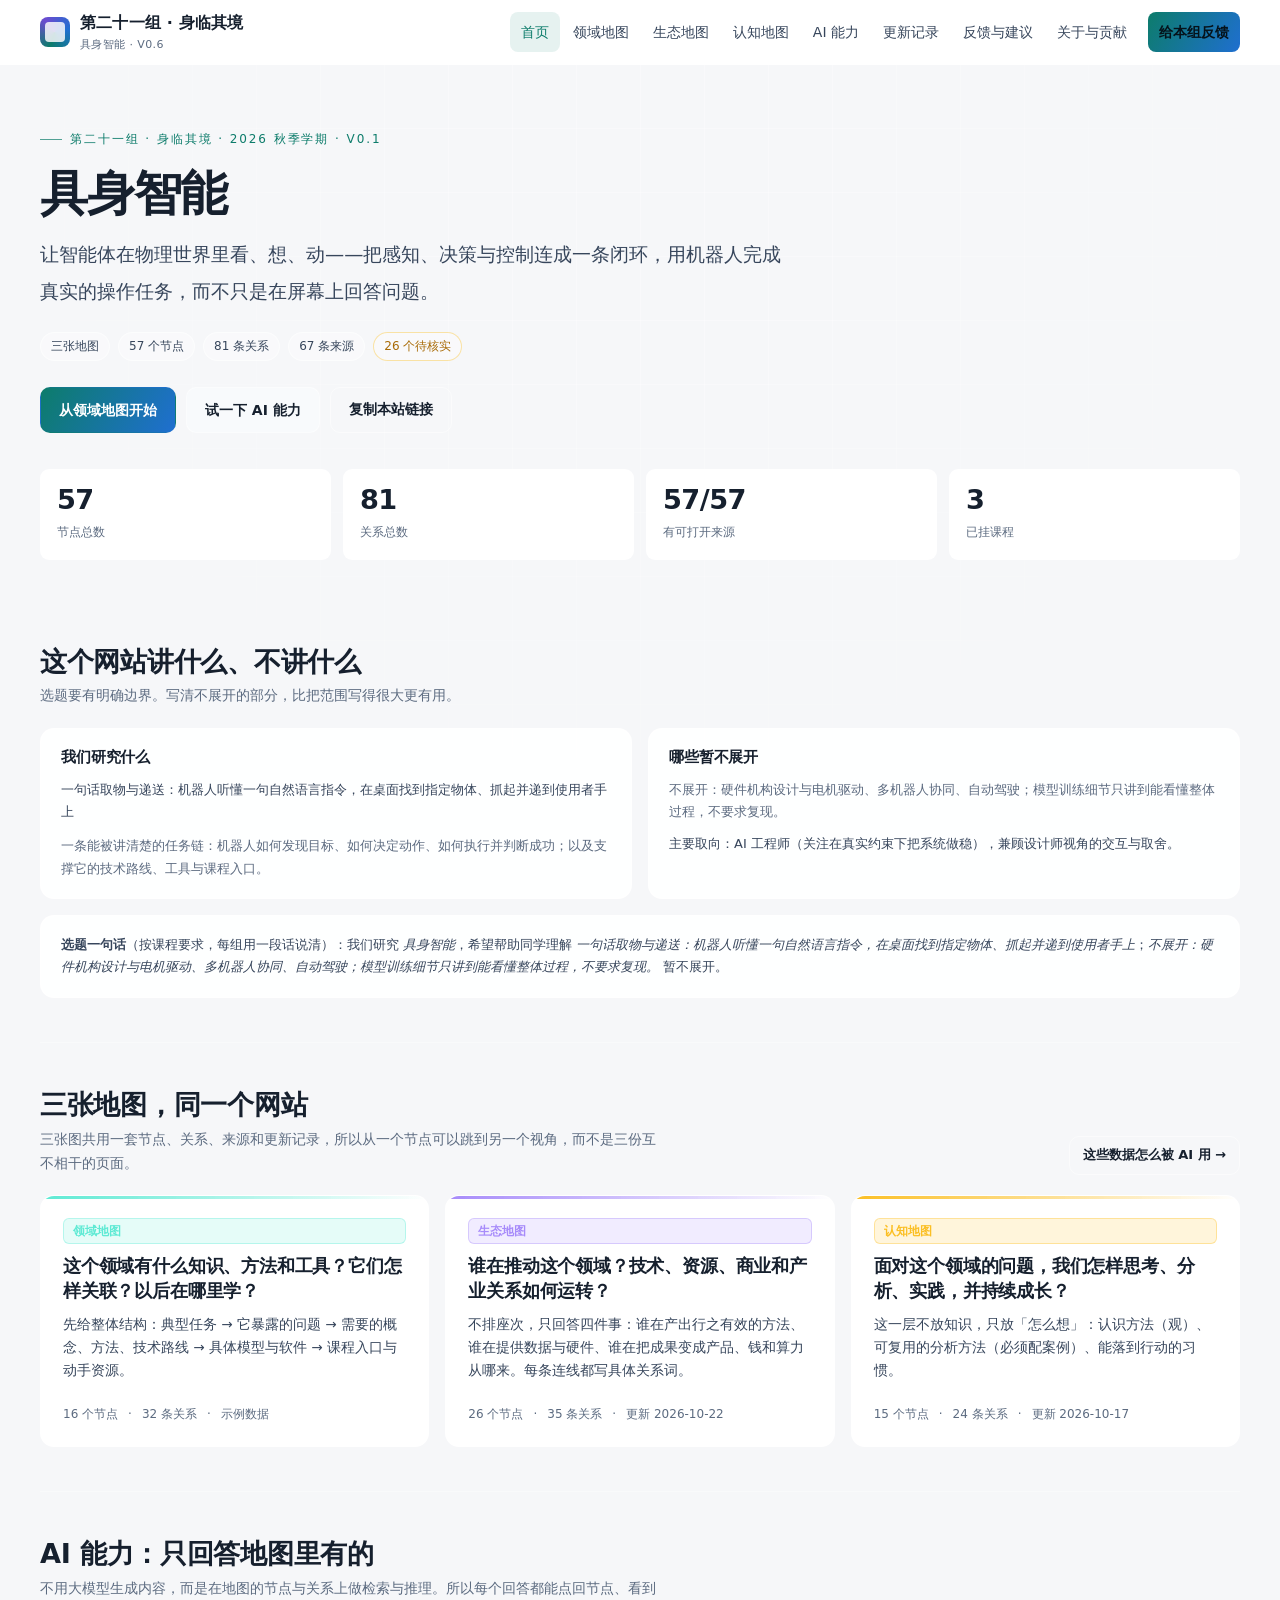
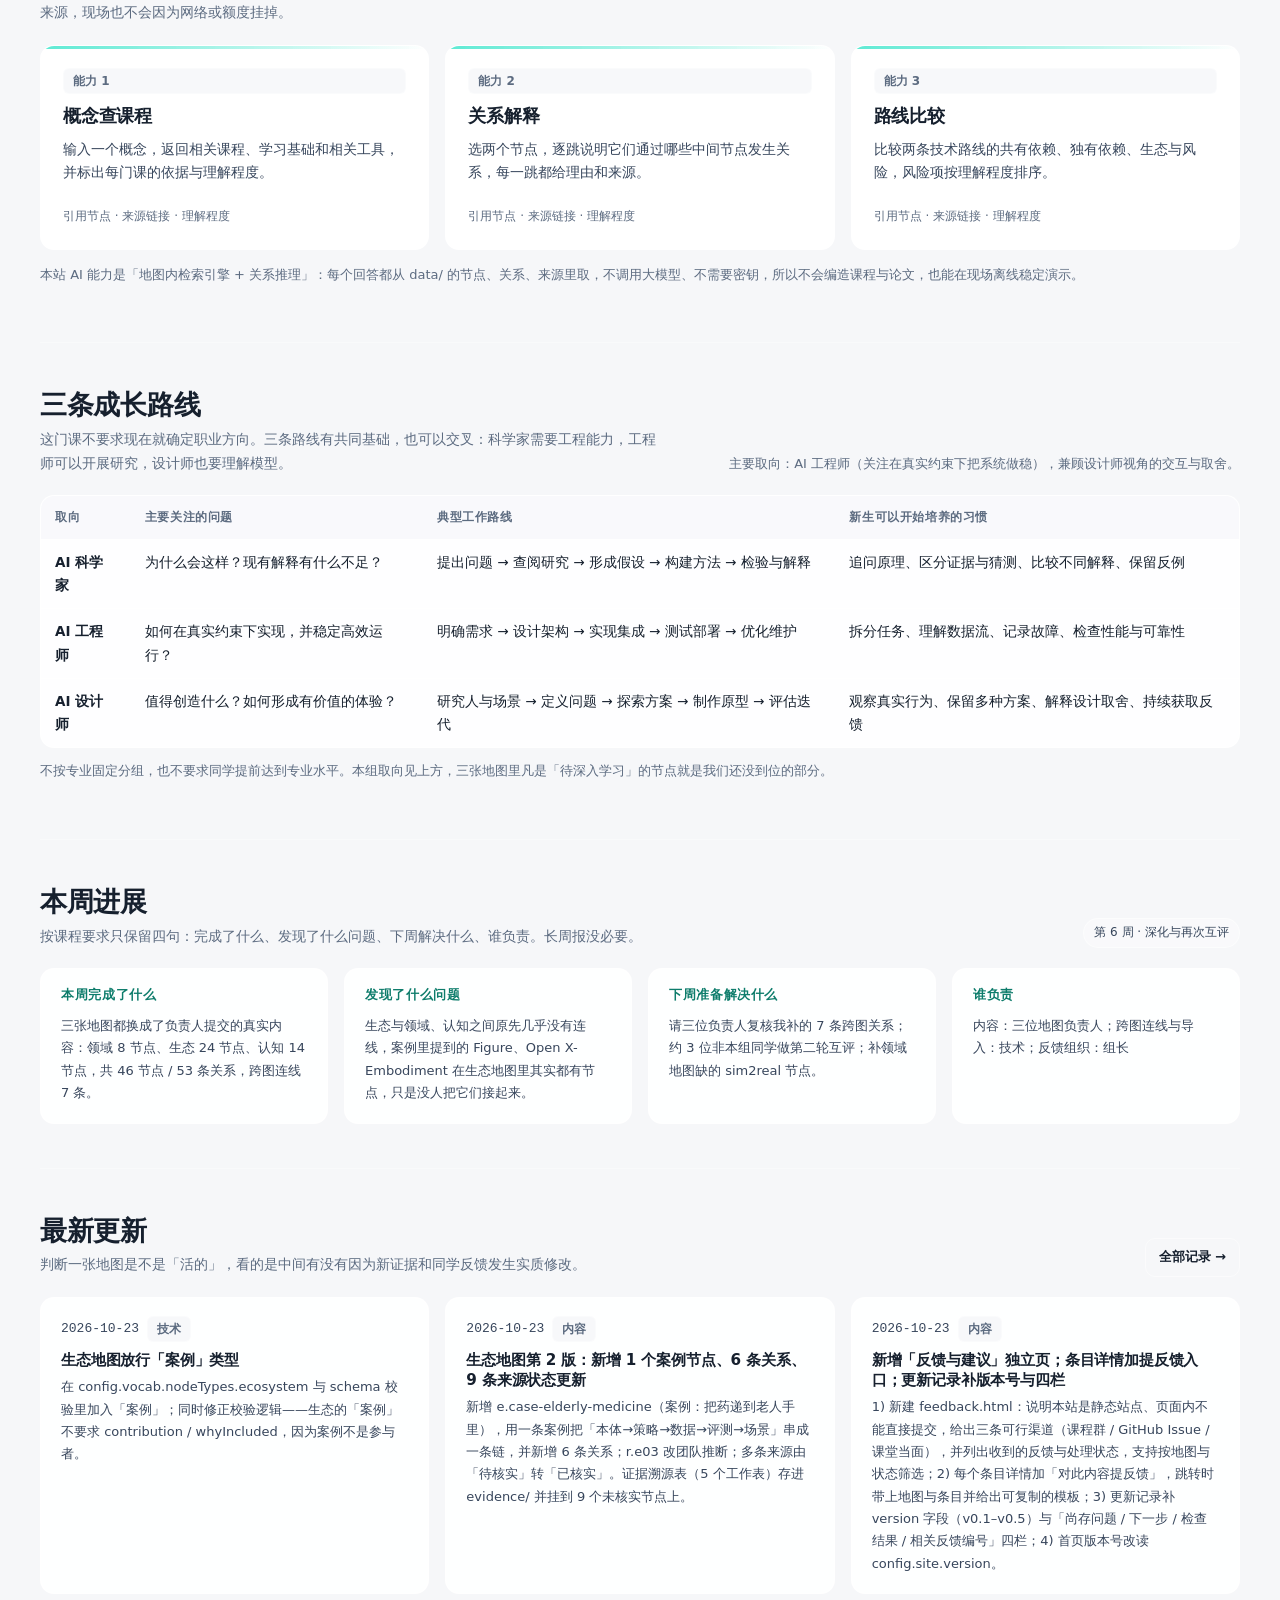
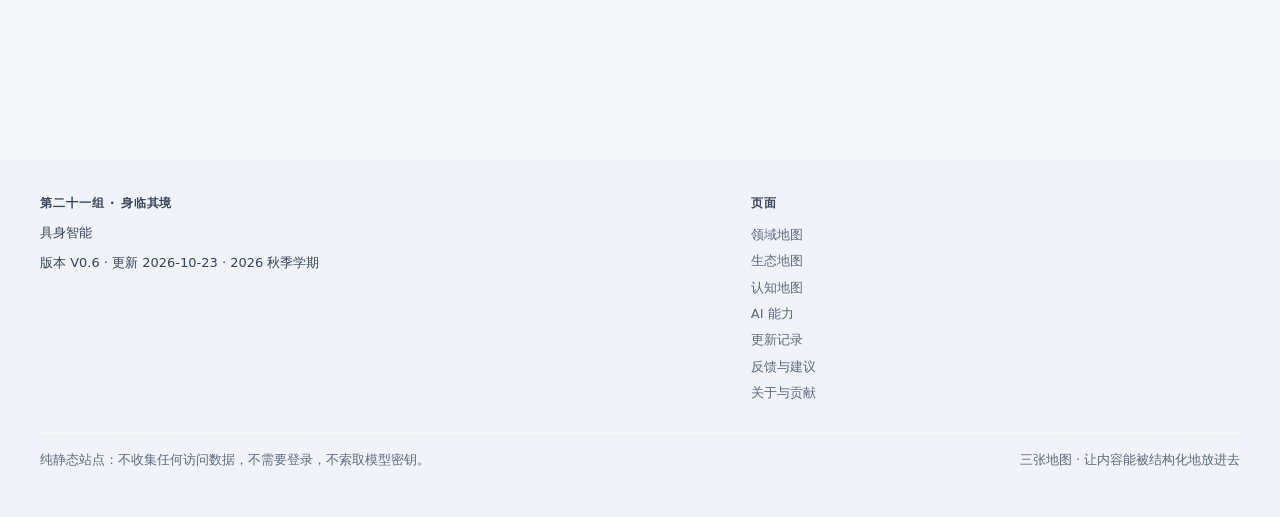
<file: index.html>
<!doctype html>
<html lang="zh-CN">
<head>
<meta charset="utf-8">
<meta name="viewport" content="width=device-width, initial-scale=1">
<title>首页 · 三张活地图</title>
<meta name="description" content="三张活地图：一个领域的知识、生态与认知地图，配套三项地图相关的 AI 能力。">
<meta name="theme-color" content="#070a14">
<meta property="og:type" content="website">
<meta property="og:title" content="首页 · 三张活地图">
<meta property="og:description" content="三张活地图：一个领域的知识、生态与认知地图，配套三项地图相关的 AI 能力。">
<link rel="icon" href="data:image/svg+xml,%3Csvg xmlns='http://www.w3.org/2000/svg' viewBox='0 0 32 32'%3E%3Crect width='32' height='32' rx='7' fill='%23070a14'/%3E%3Ccircle cx='16' cy='16' r='9' fill='none' stroke='%235eead4' stroke-width='2'/%3E%3Ccircle cx='16' cy='16' r='3' fill='%23a78bfa'/%3E%3C/svg%3E">
<link rel="stylesheet" href="assets/css/site.css">
</head>
<body data-page="home">
<a class="skip" href="#page-root">跳到主内容</a>
<noscript><div class="wrap" style="padding:24px 0"><div class="fatal"><h3>需要开启 JavaScript</h3><p>本站的地图数据与 AI 能力都在浏览器里运行，所以需要 JavaScript。数据本身是纯 JSON，不需要任何账号或密钥。</p></div></div></noscript>

<header id="app-header"></header>

<main id="page-root">
  <div class="wrap"><div class="loading"><div class="spinner"></div>正在读取地图数据…</div></div>
</main>

<footer id="app-footer"></footer>

<script src="assets/js/engine.js"></script>
<script src="assets/js/core.js"></script>
<script src="assets/js/chrome.js"></script>
<script src="assets/js/home.js"></script>
<script>MS.boot({ page: "home" });</script>
</body>
</html>
</file>
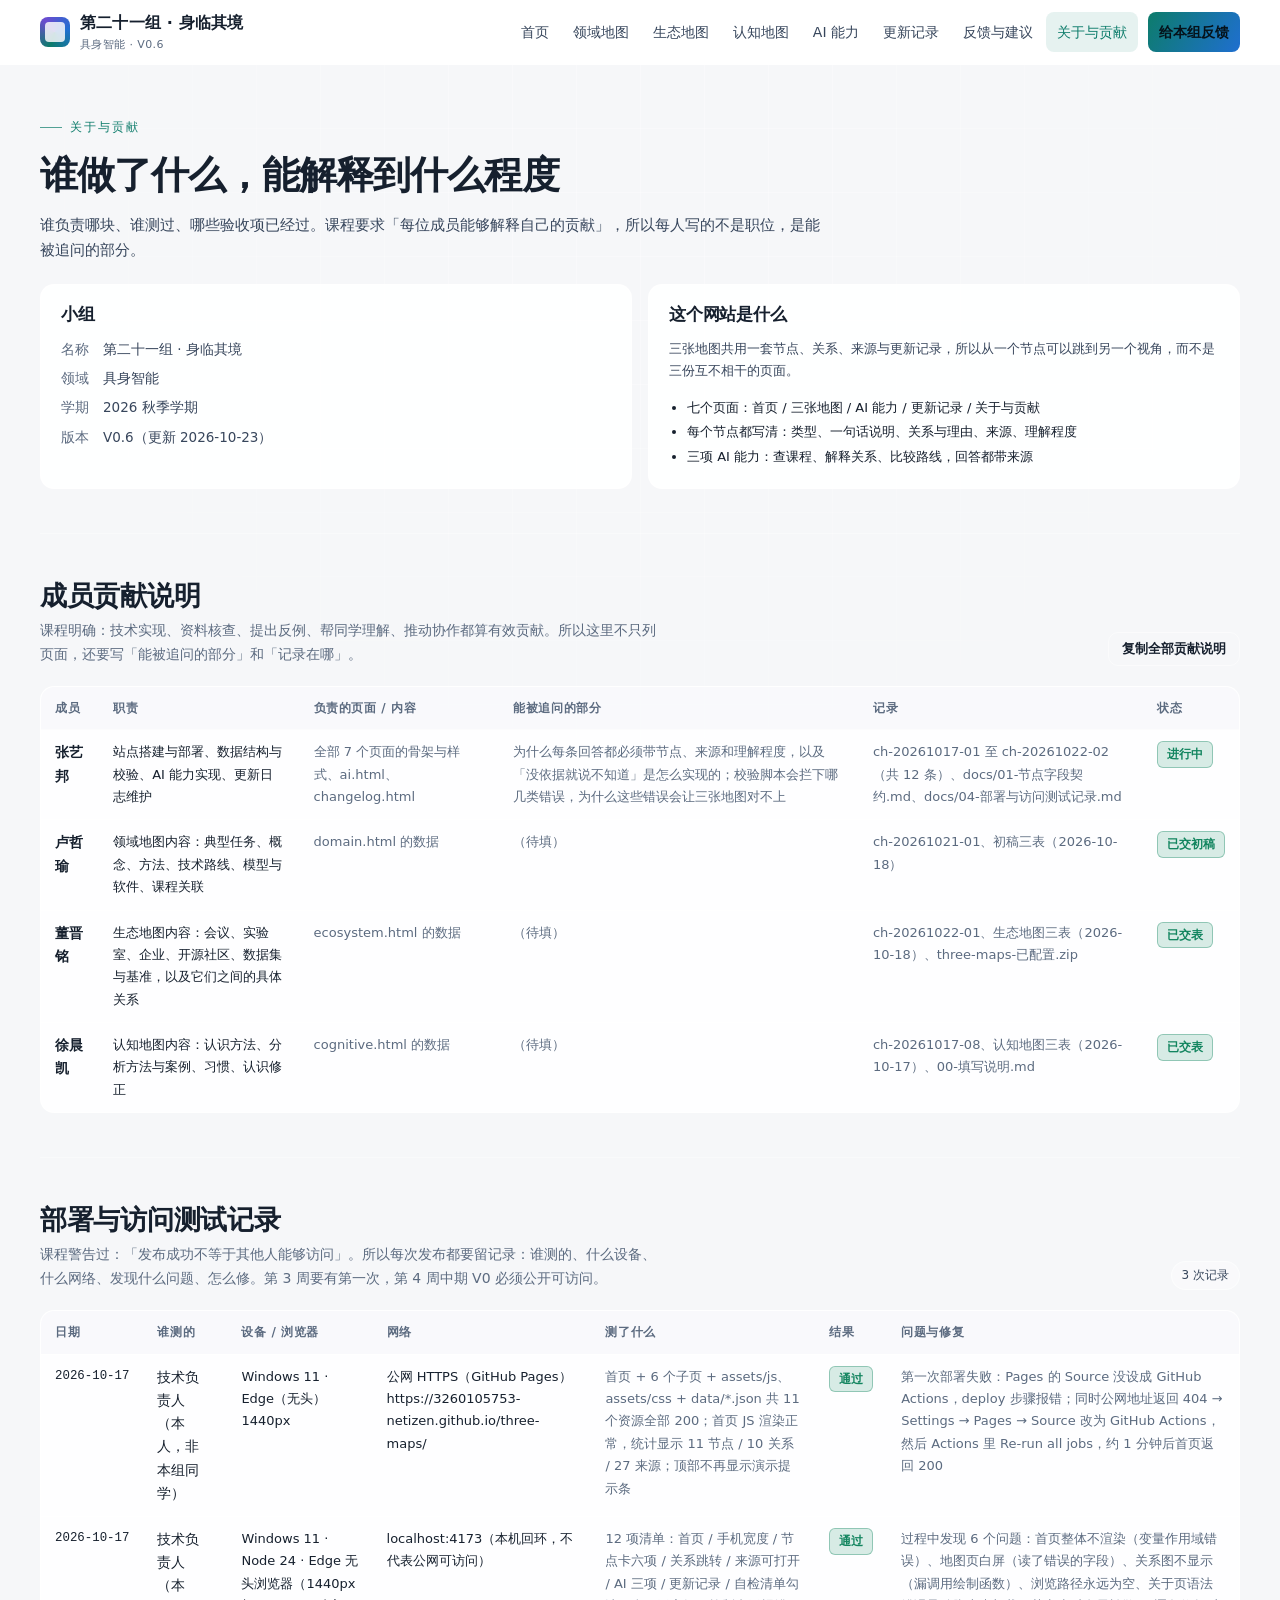
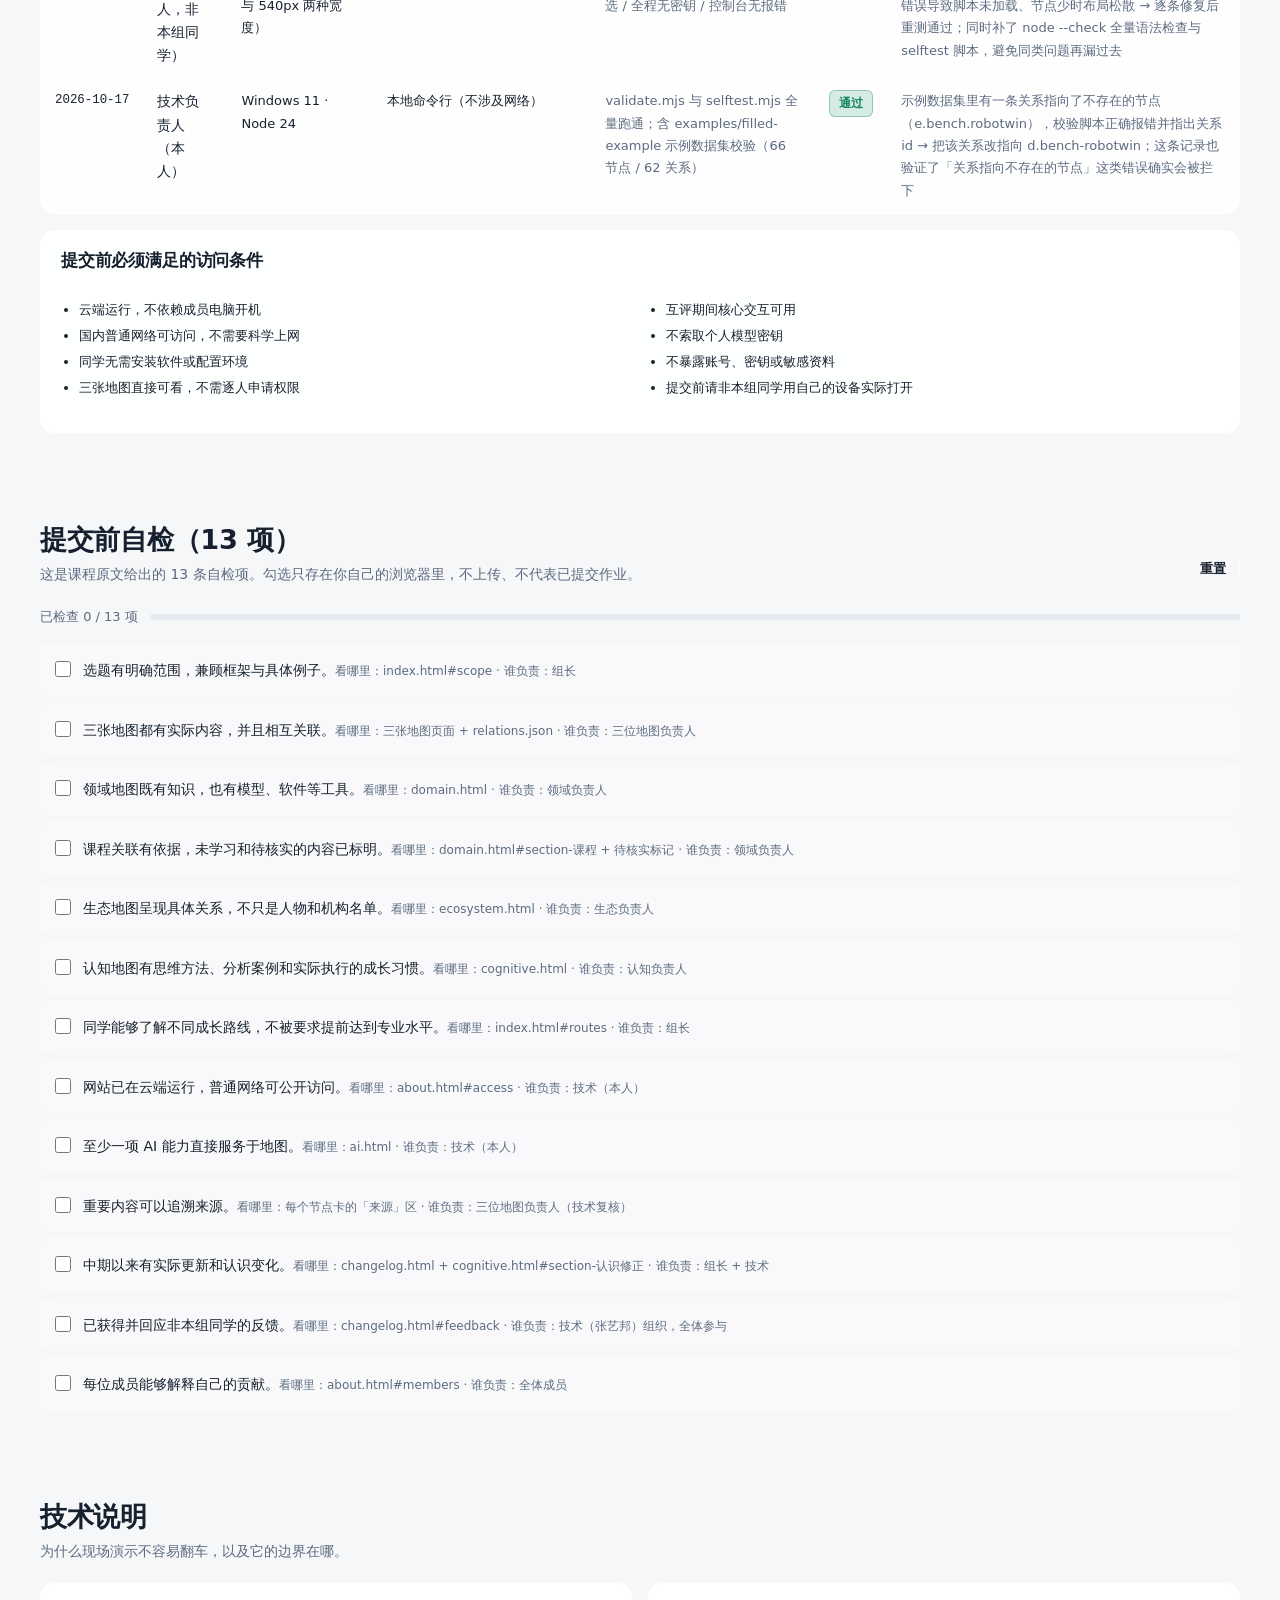
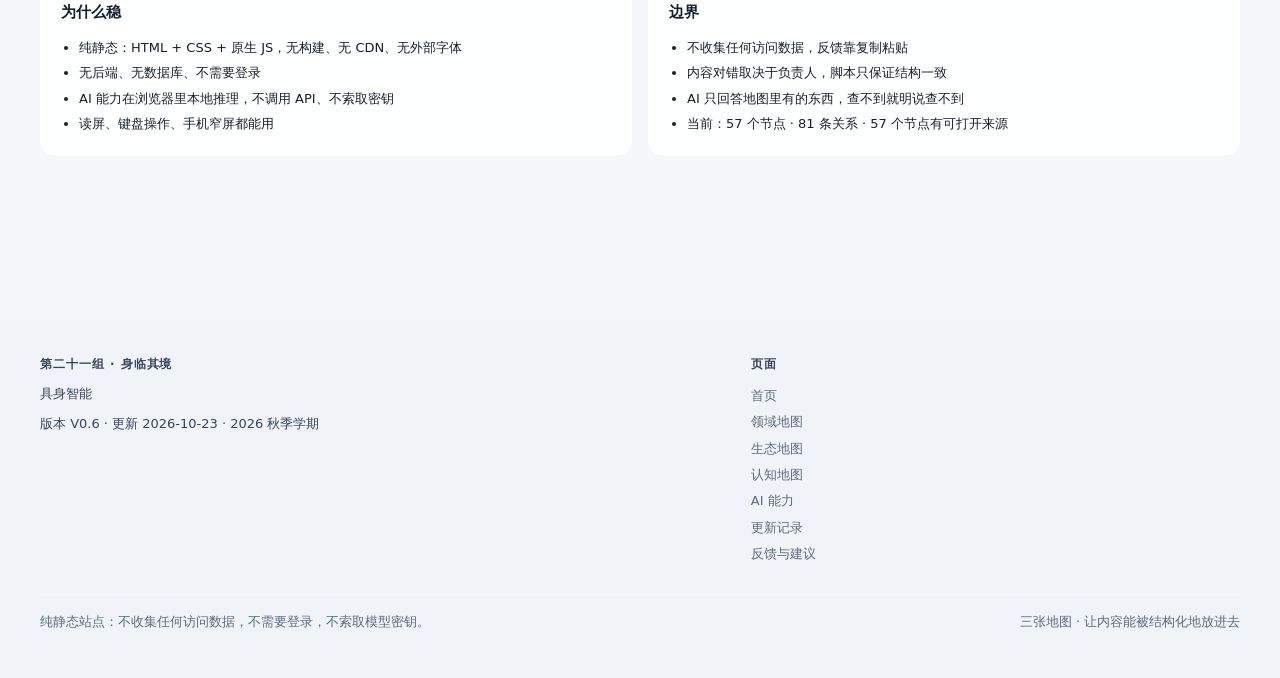
<file: about.html>
<!doctype html>
<html lang="zh-CN">
<head>
<meta charset="utf-8">
<meta name="viewport" content="width=device-width, initial-scale=1">
<title>关于与贡献 · 三张活地图</title>
<meta name="description" content="小组信息、三类对接、成员贡献说明、访问测试记录与 13 项提交前自检。">
<meta name="theme-color" content="#070a14">
<meta property="og:type" content="website">
<meta property="og:title" content="关于与贡献 · 三张活地图">
<meta property="og:description" content="小组信息、三类对接、成员贡献说明、访问测试记录与 13 项提交前自检。">
<link rel="icon" href="data:image/svg+xml,%3Csvg xmlns='http://www.w3.org/2000/svg' viewBox='0 0 32 32'%3E%3Crect width='32' height='32' rx='7' fill='%23070a14'/%3E%3Ccircle cx='16' cy='16' r='9' fill='none' stroke='%235eead4' stroke-width='2'/%3E%3Ccircle cx='16' cy='16' r='3' fill='%23a78bfa'/%3E%3C/svg%3E">
<link rel="stylesheet" href="assets/css/site.css">
</head>
<body data-page="about">
<a class="skip" href="#page-root">跳到主内容</a>
<noscript><div class="wrap" style="padding:24px 0"><div class="fatal"><h3>需要开启 JavaScript</h3><p>本站的地图数据与 AI 能力都在浏览器里运行，所以需要 JavaScript。数据本身是纯 JSON，不需要任何账号或密钥。</p></div></div></noscript>

<header id="app-header"></header>

<main id="page-root">
  <div class="wrap"><div class="loading"><div class="spinner"></div>正在读取地图数据…</div></div>
</main>

<footer id="app-footer"></footer>

<script src="assets/js/engine.js"></script>
<script src="assets/js/core.js"></script>
<script src="assets/js/chrome.js"></script>
<script src="assets/js/about.js"></script>
<script>MS.boot({ page: "about" });</script>
</body>
</html>
</file>
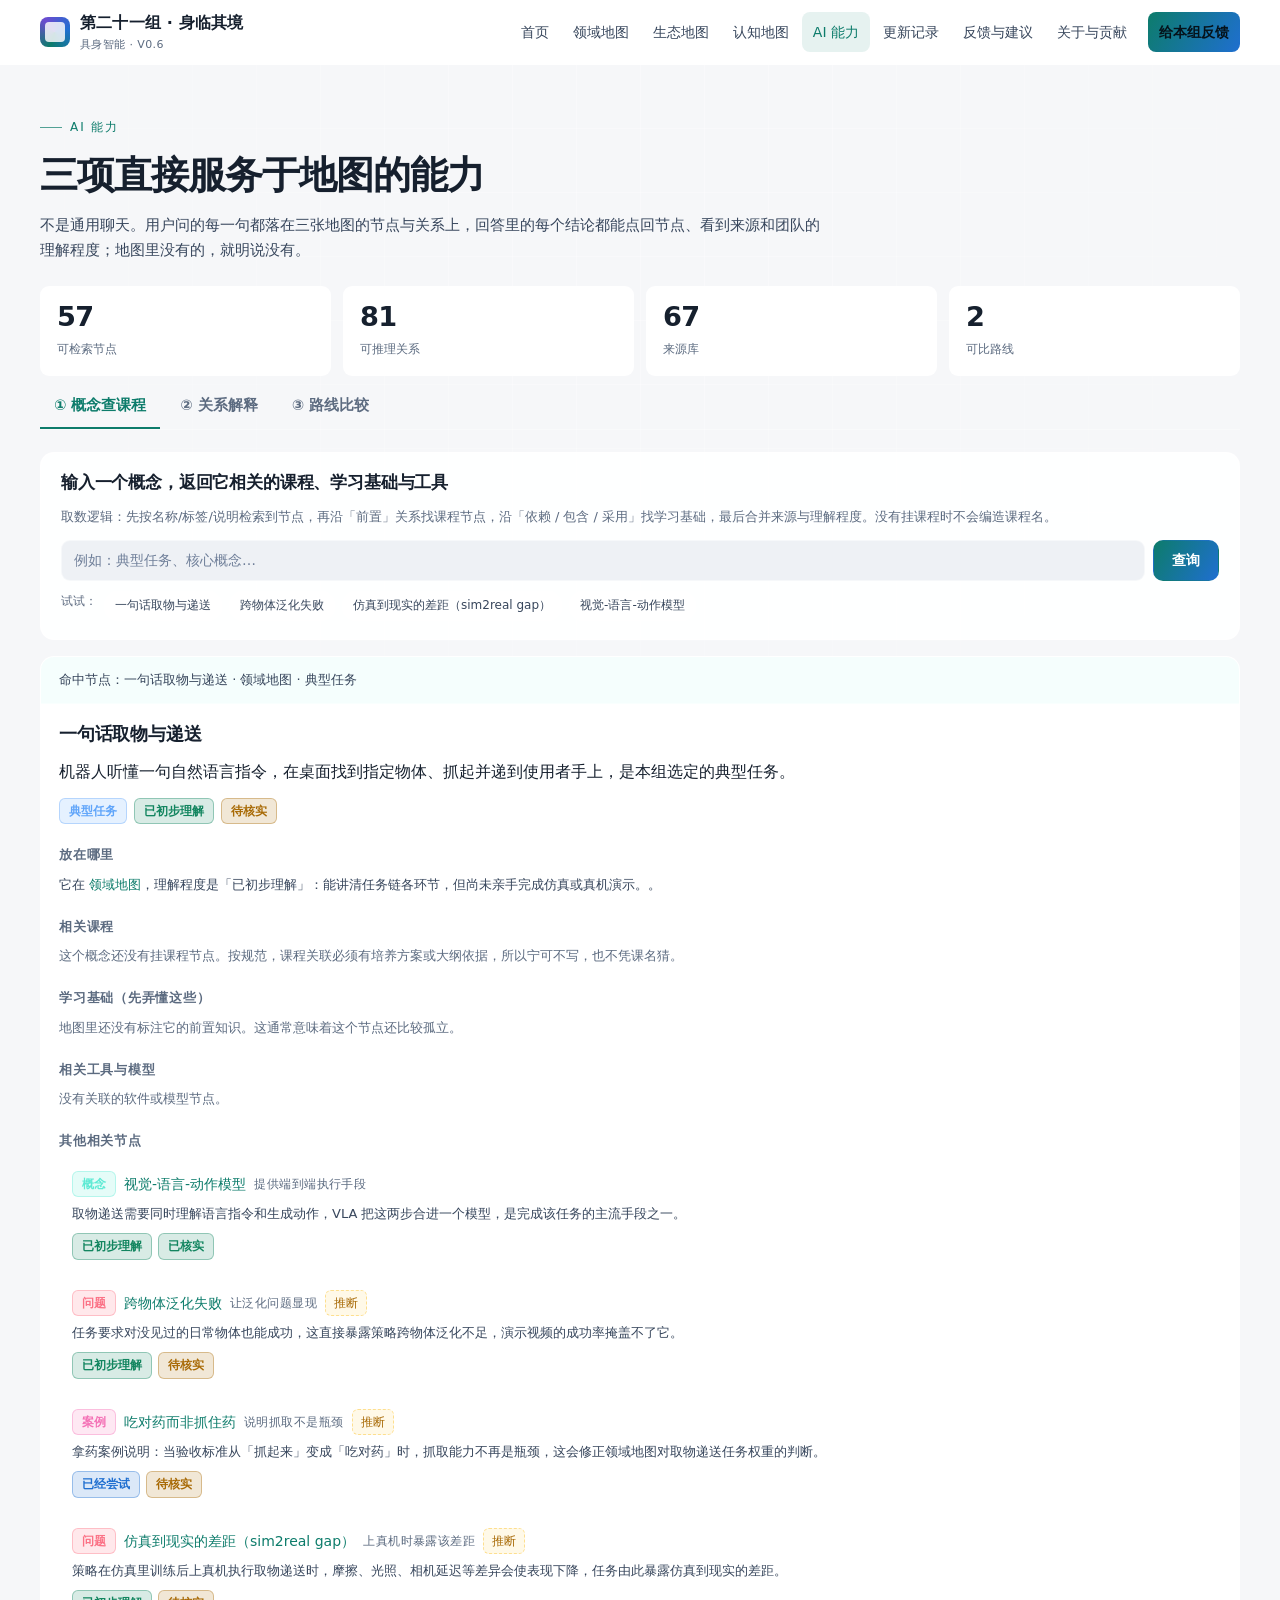
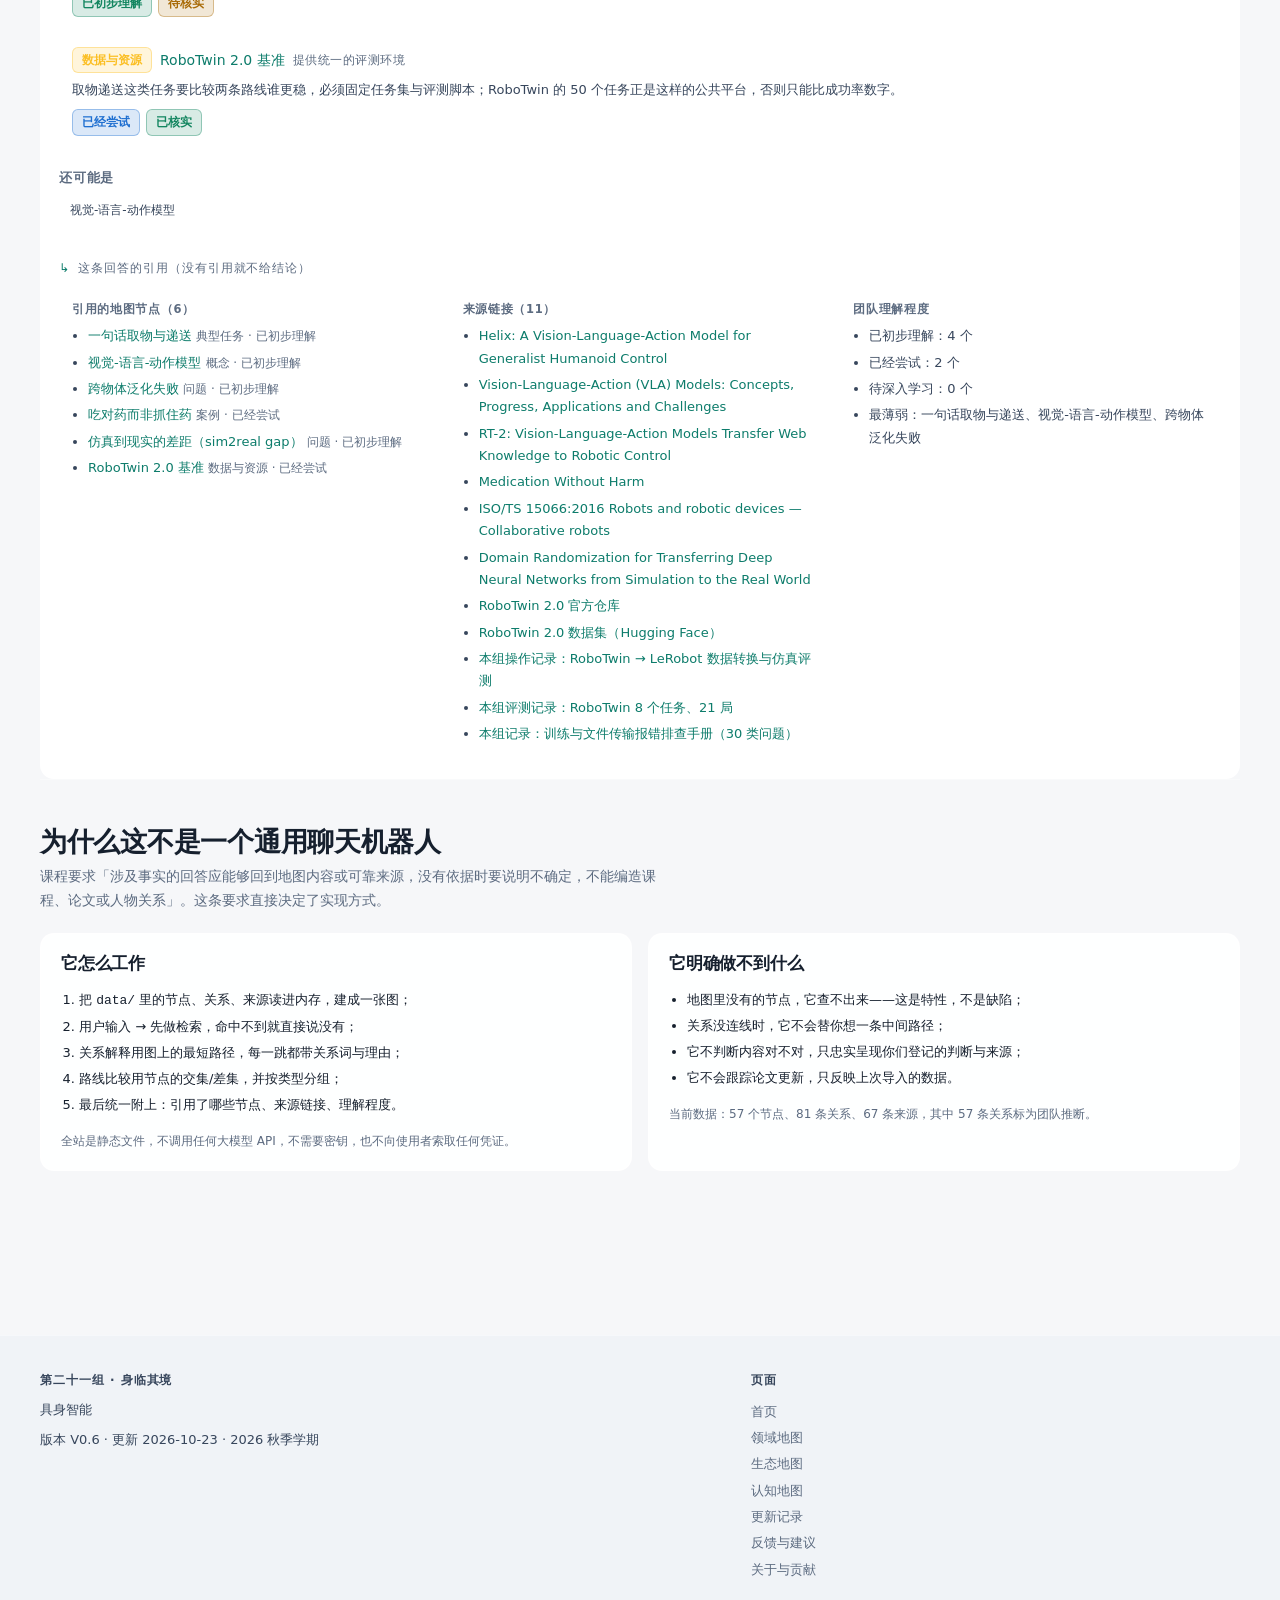
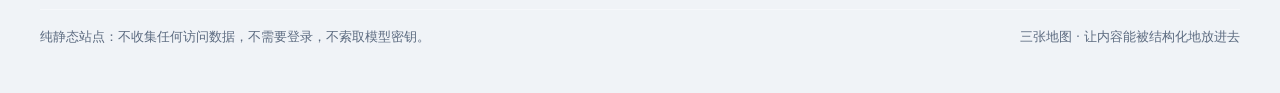
<file: ai.html>
<!doctype html>
<html lang="zh-CN">
<head>
<meta charset="utf-8">
<meta name="viewport" content="width=device-width, initial-scale=1">
<title>AI 能力 · 三张活地图</title>
<meta name="description" content="概念查课程、关系解释、路线比较：三项直接服务于地图的 AI 能力，回答必带来源。">
<meta name="theme-color" content="#070a14">
<meta property="og:type" content="website">
<meta property="og:title" content="AI 能力 · 三张活地图">
<meta property="og:description" content="概念查课程、关系解释、路线比较：三项直接服务于地图的 AI 能力，回答必带来源。">
<link rel="icon" href="data:image/svg+xml,%3Csvg xmlns='http://www.w3.org/2000/svg' viewBox='0 0 32 32'%3E%3Crect width='32' height='32' rx='7' fill='%23070a14'/%3E%3Ccircle cx='16' cy='16' r='9' fill='none' stroke='%235eead4' stroke-width='2'/%3E%3Ccircle cx='16' cy='16' r='3' fill='%23a78bfa'/%3E%3C/svg%3E">
<link rel="stylesheet" href="assets/css/site.css">
</head>
<body data-page="ai">
<a class="skip" href="#page-root">跳到主内容</a>
<noscript><div class="wrap" style="padding:24px 0"><div class="fatal"><h3>需要开启 JavaScript</h3><p>本站的地图数据与 AI 能力都在浏览器里运行，所以需要 JavaScript。数据本身是纯 JSON，不需要任何账号或密钥。</p></div></div></noscript>

<header id="app-header"></header>

<main id="page-root">
  <div class="wrap"><div class="loading"><div class="spinner"></div>正在读取地图数据…</div></div>
</main>

<footer id="app-footer"></footer>

<script src="assets/js/engine.js"></script>
<script src="assets/js/core.js"></script>
<script src="assets/js/chrome.js"></script>
<script src="assets/js/ai-page.js"></script>
<script>MS.boot({ page: "ai" });</script>
</body>
</html>
</file>
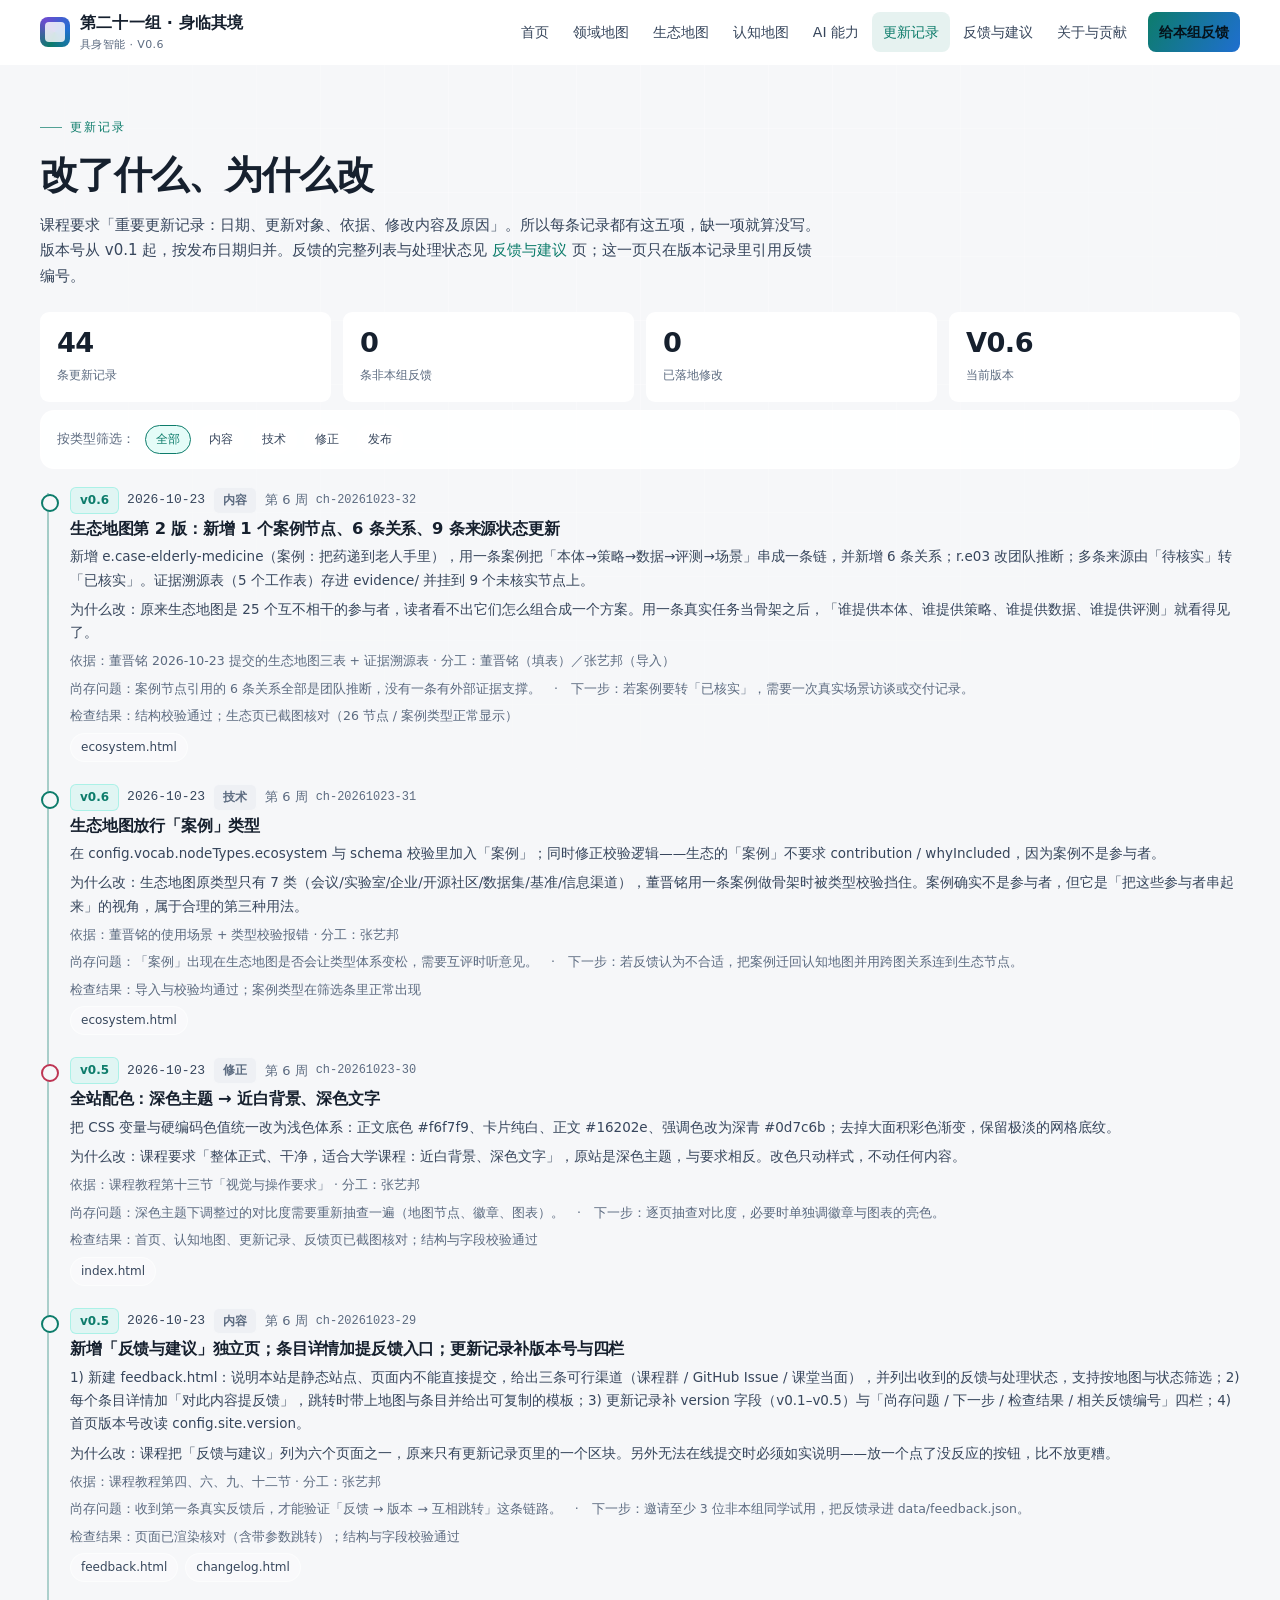
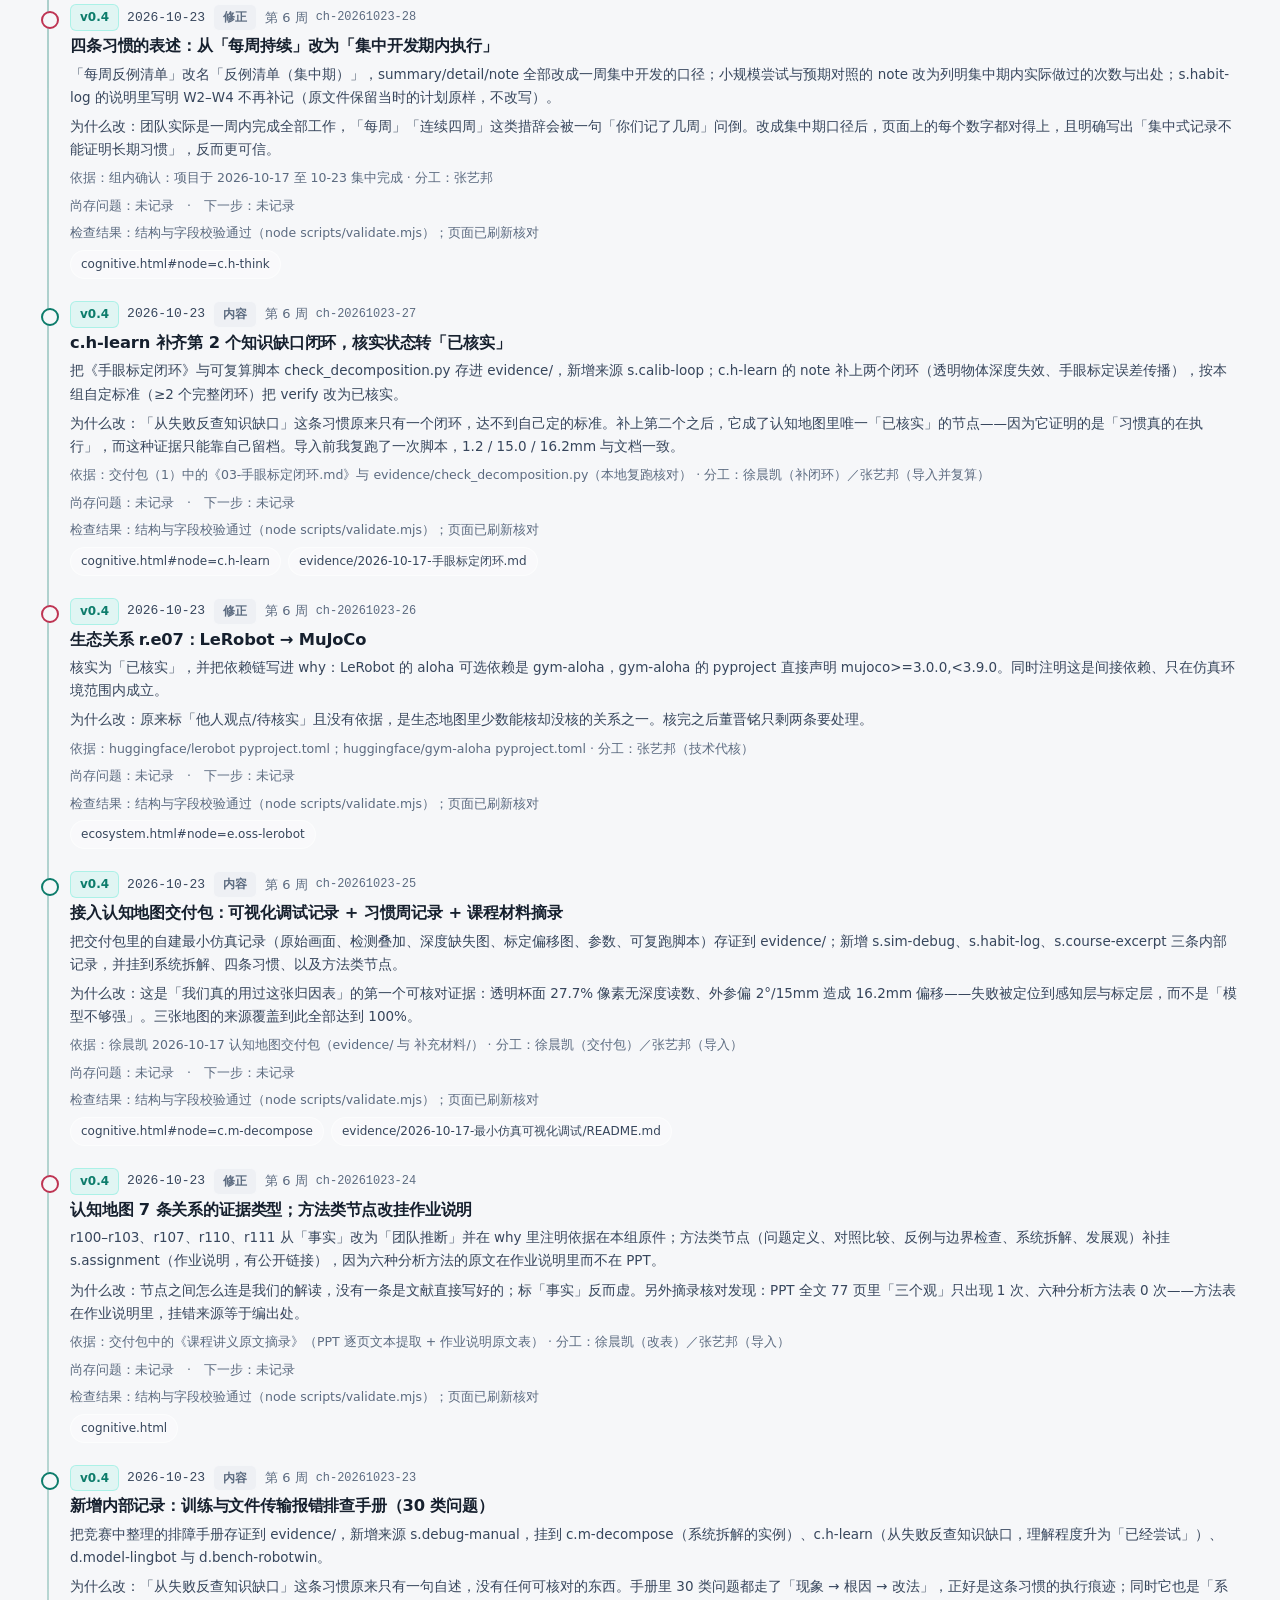
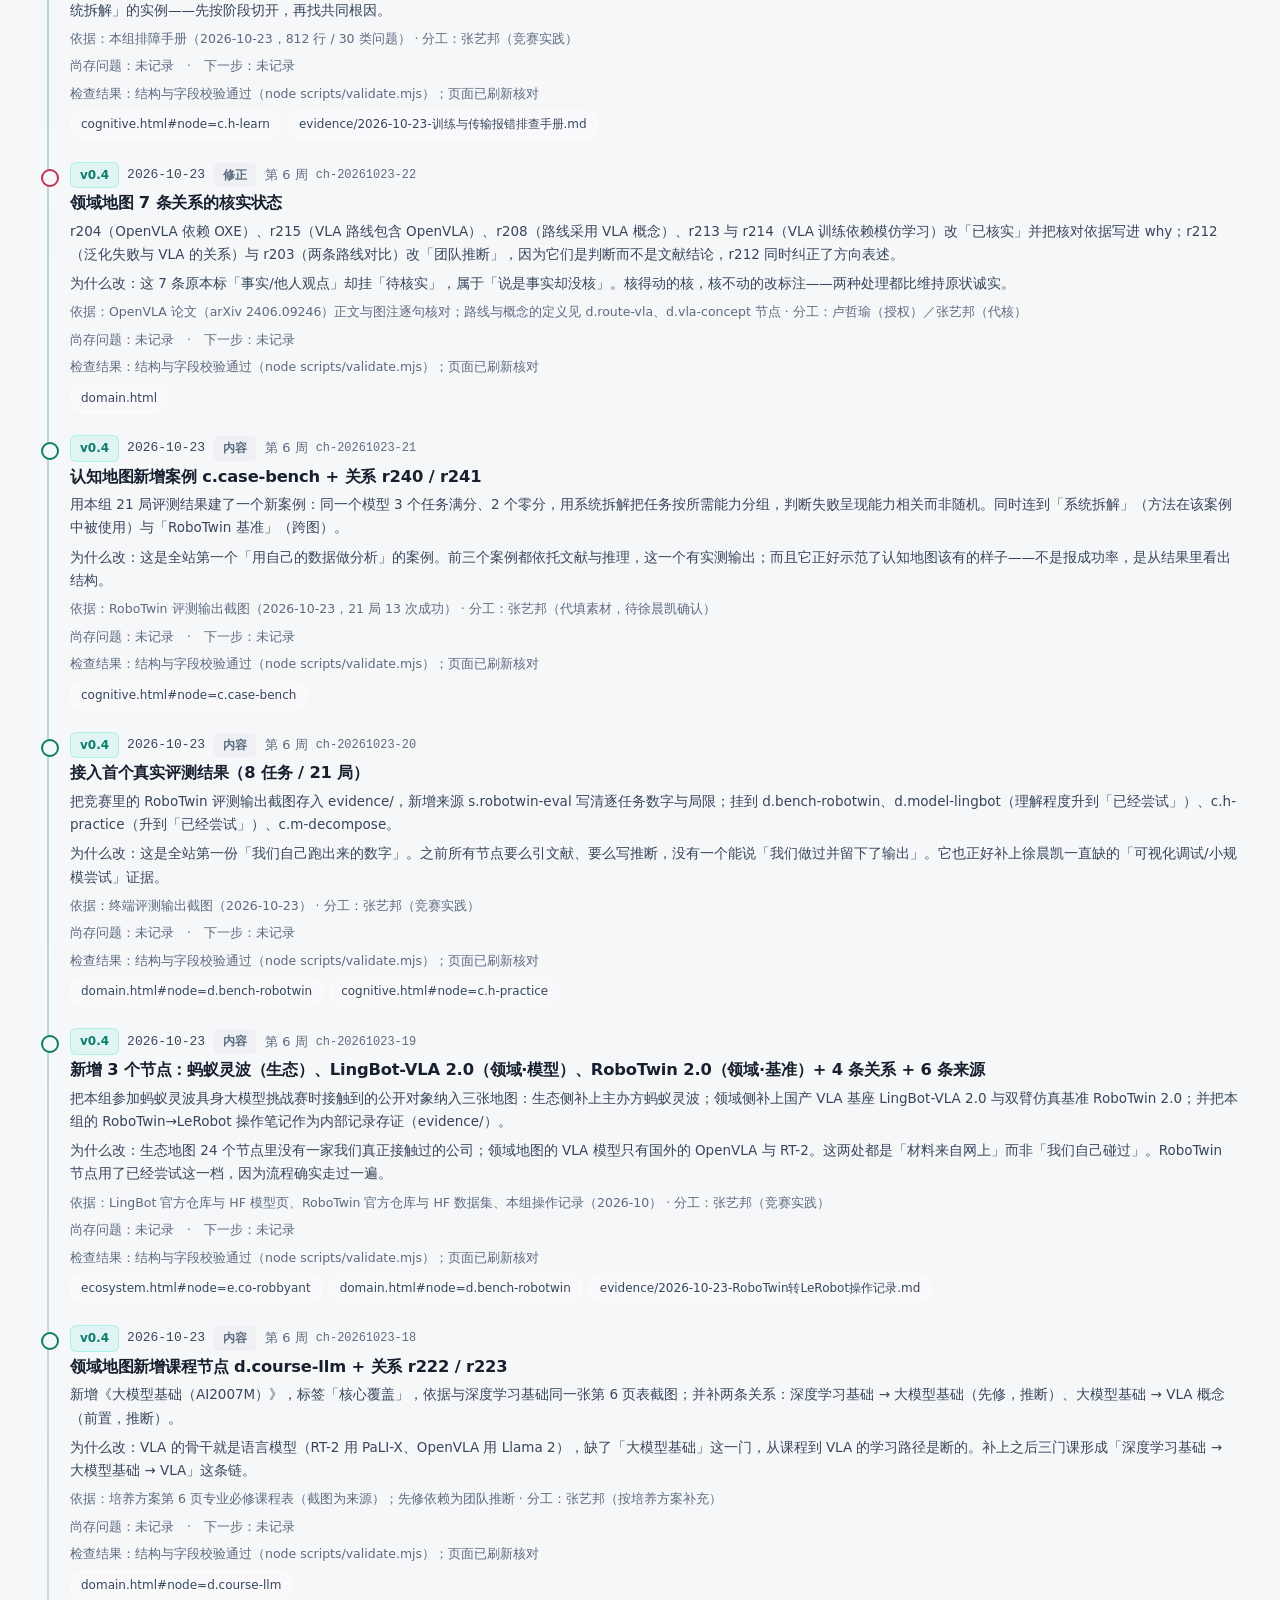
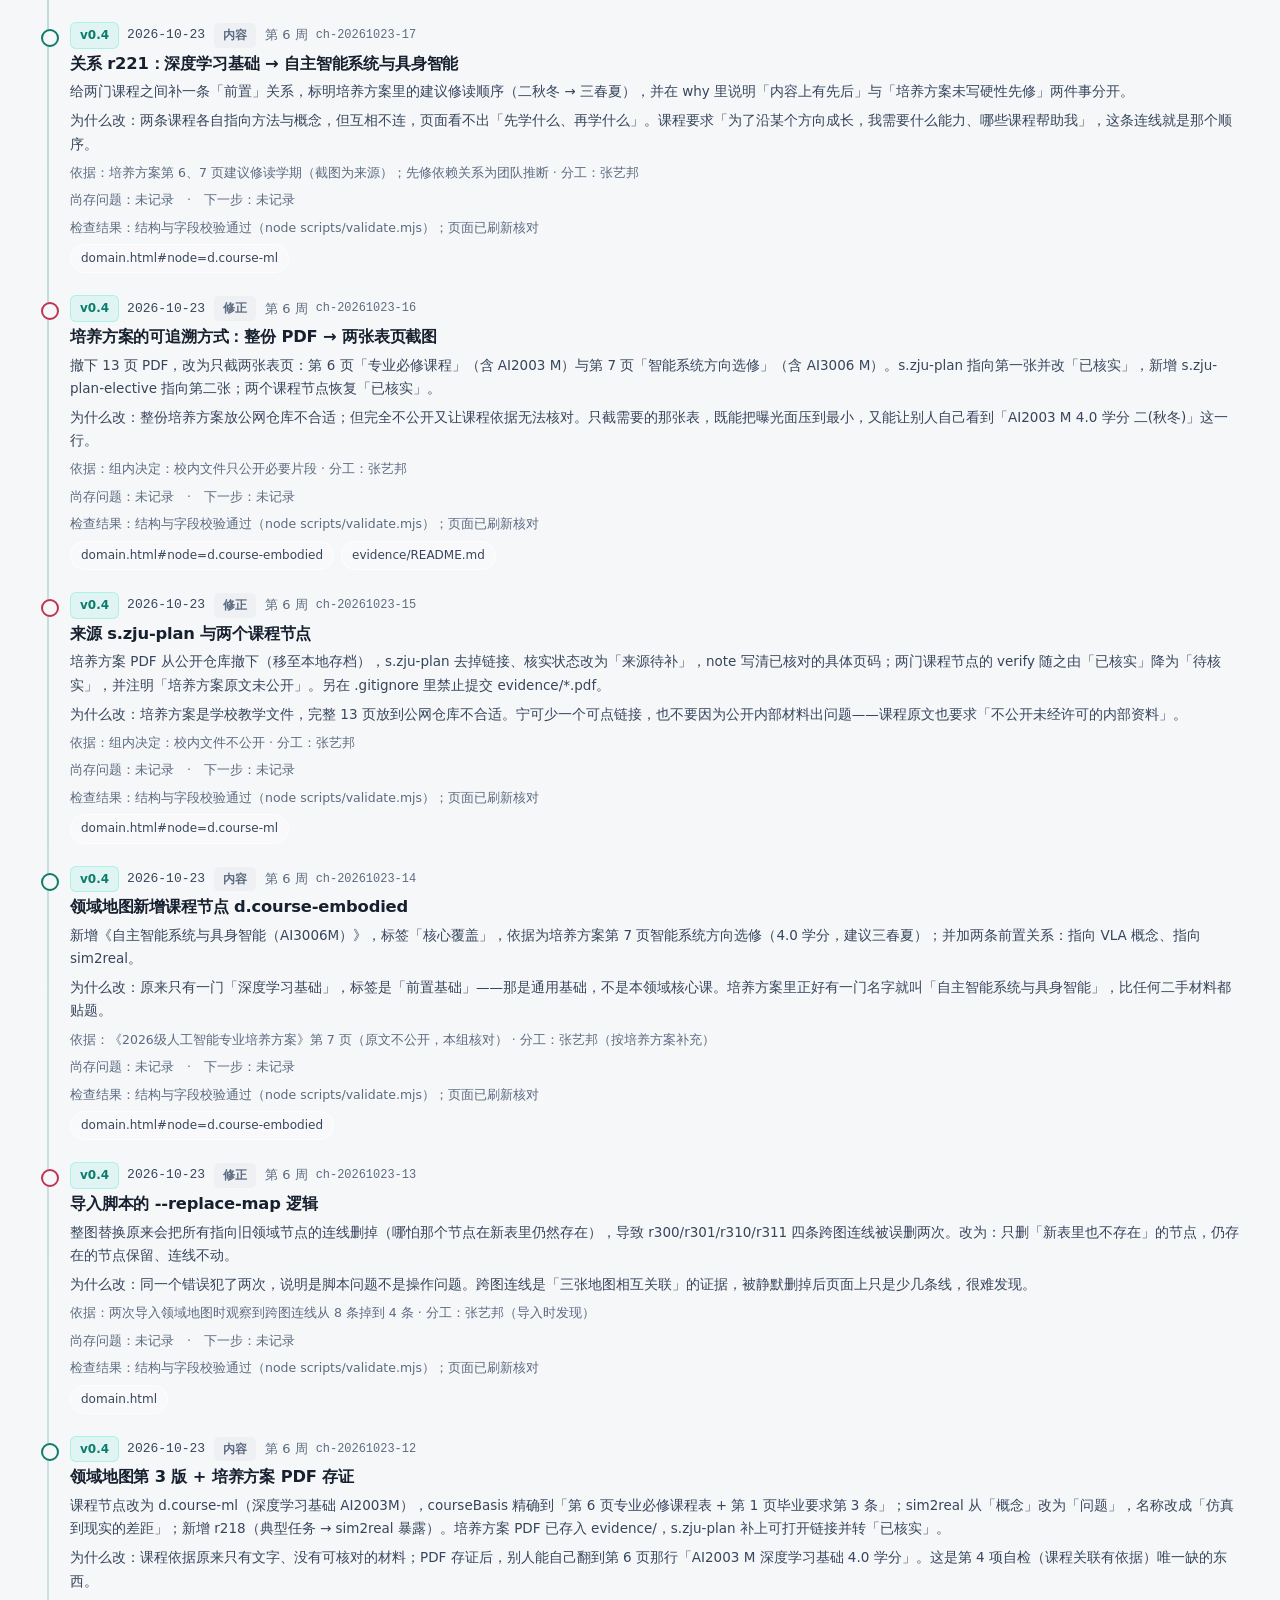
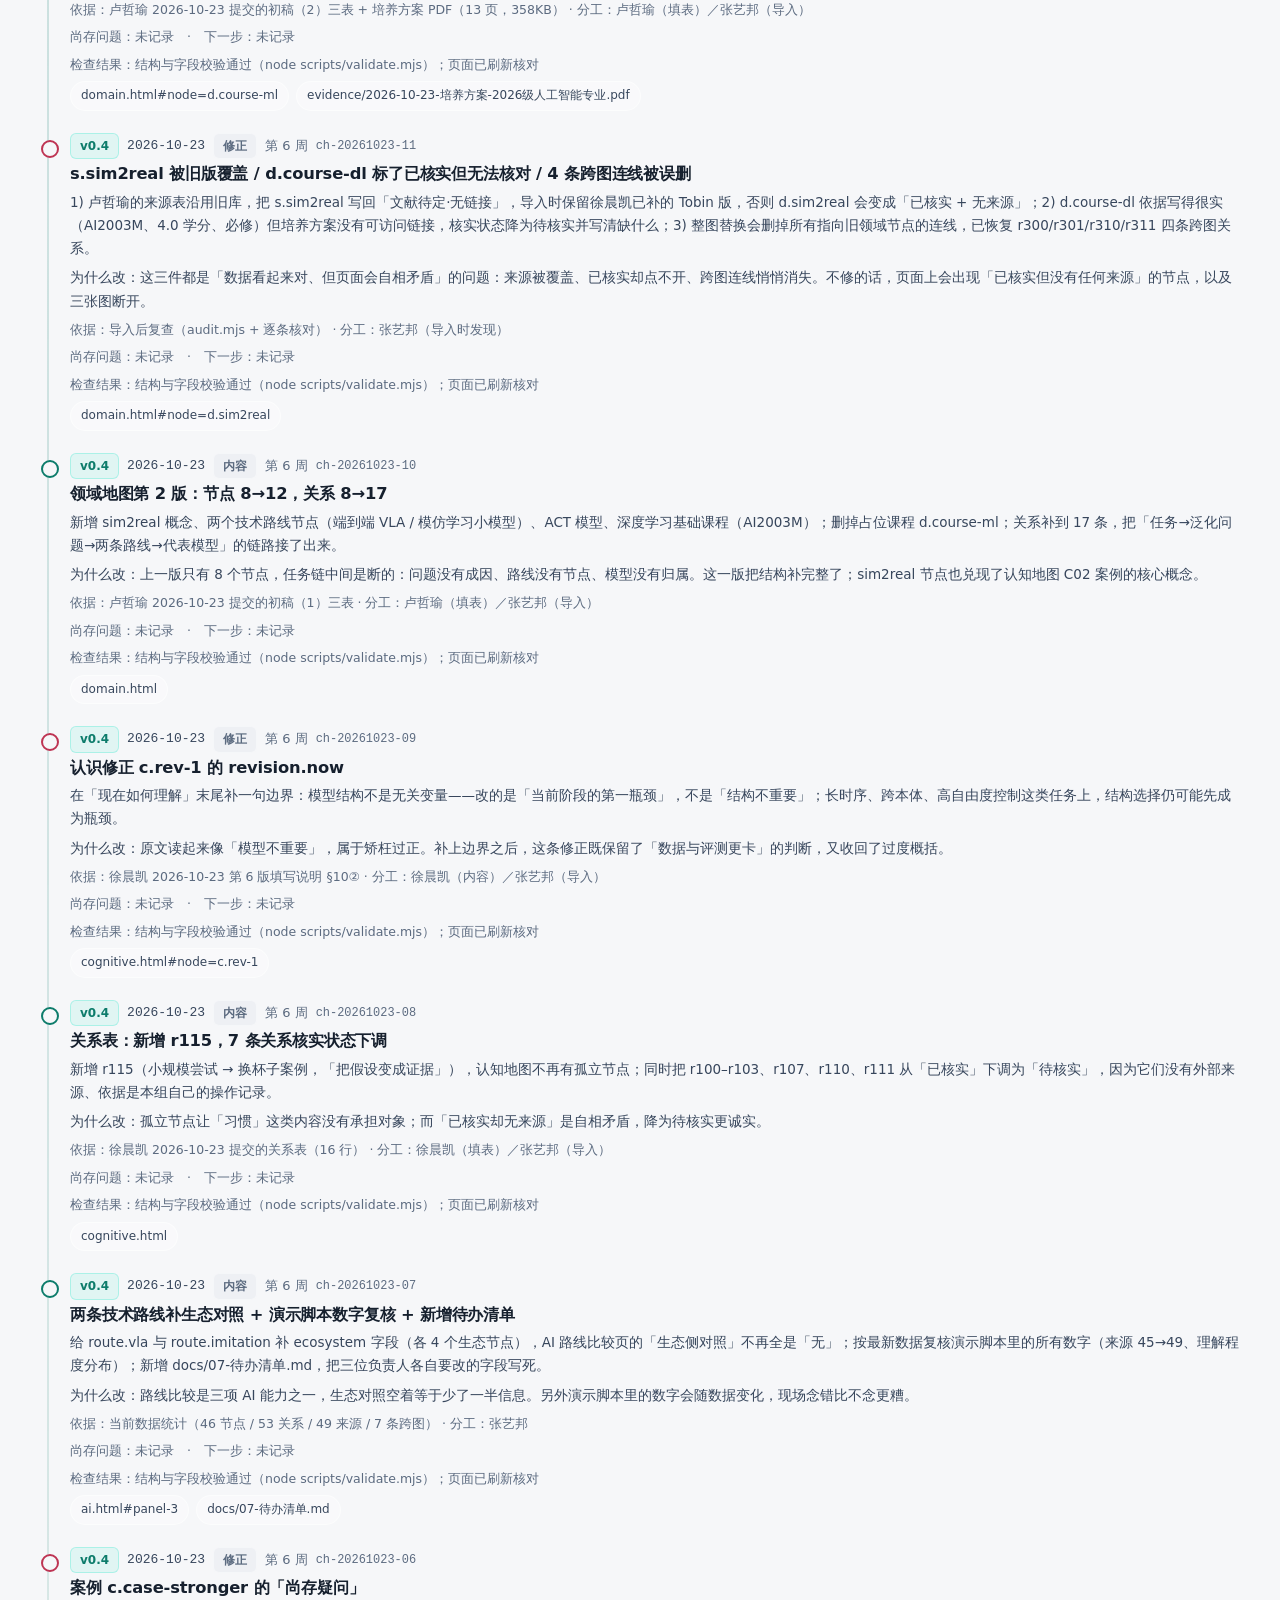
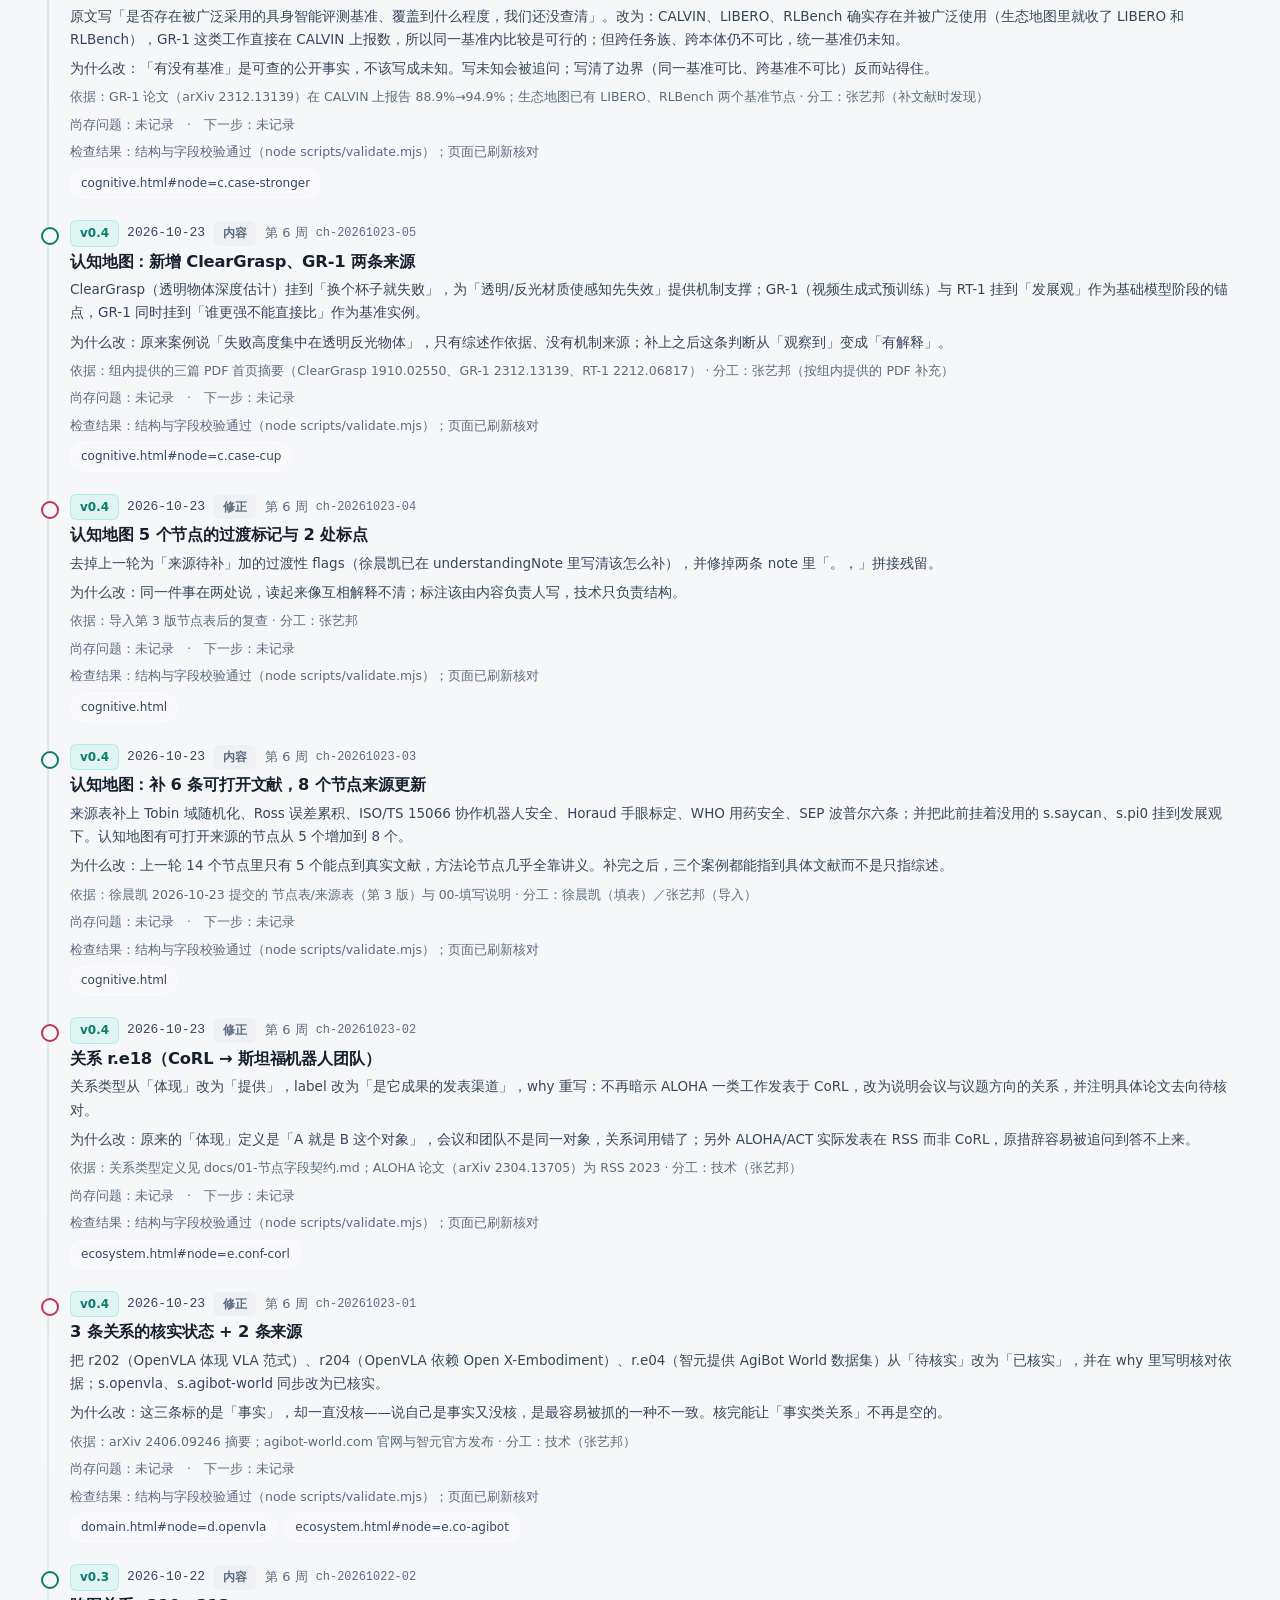
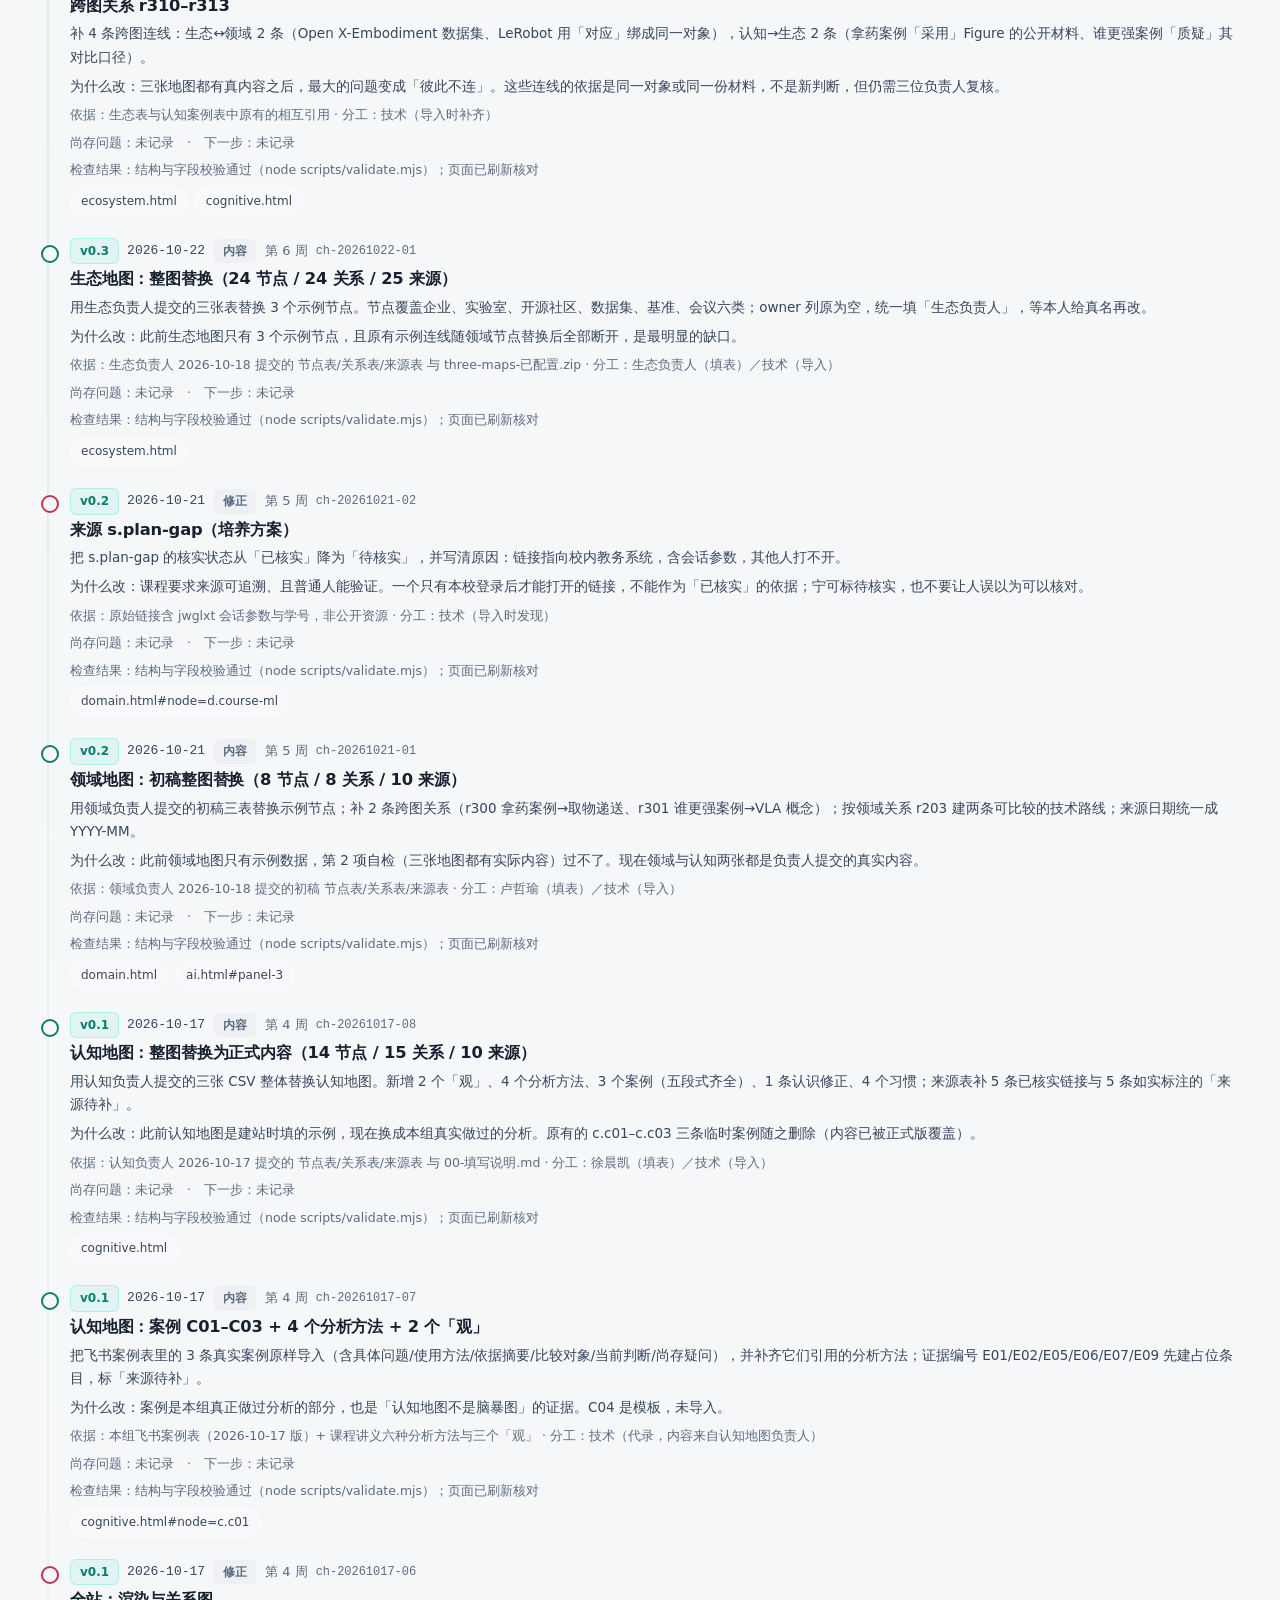
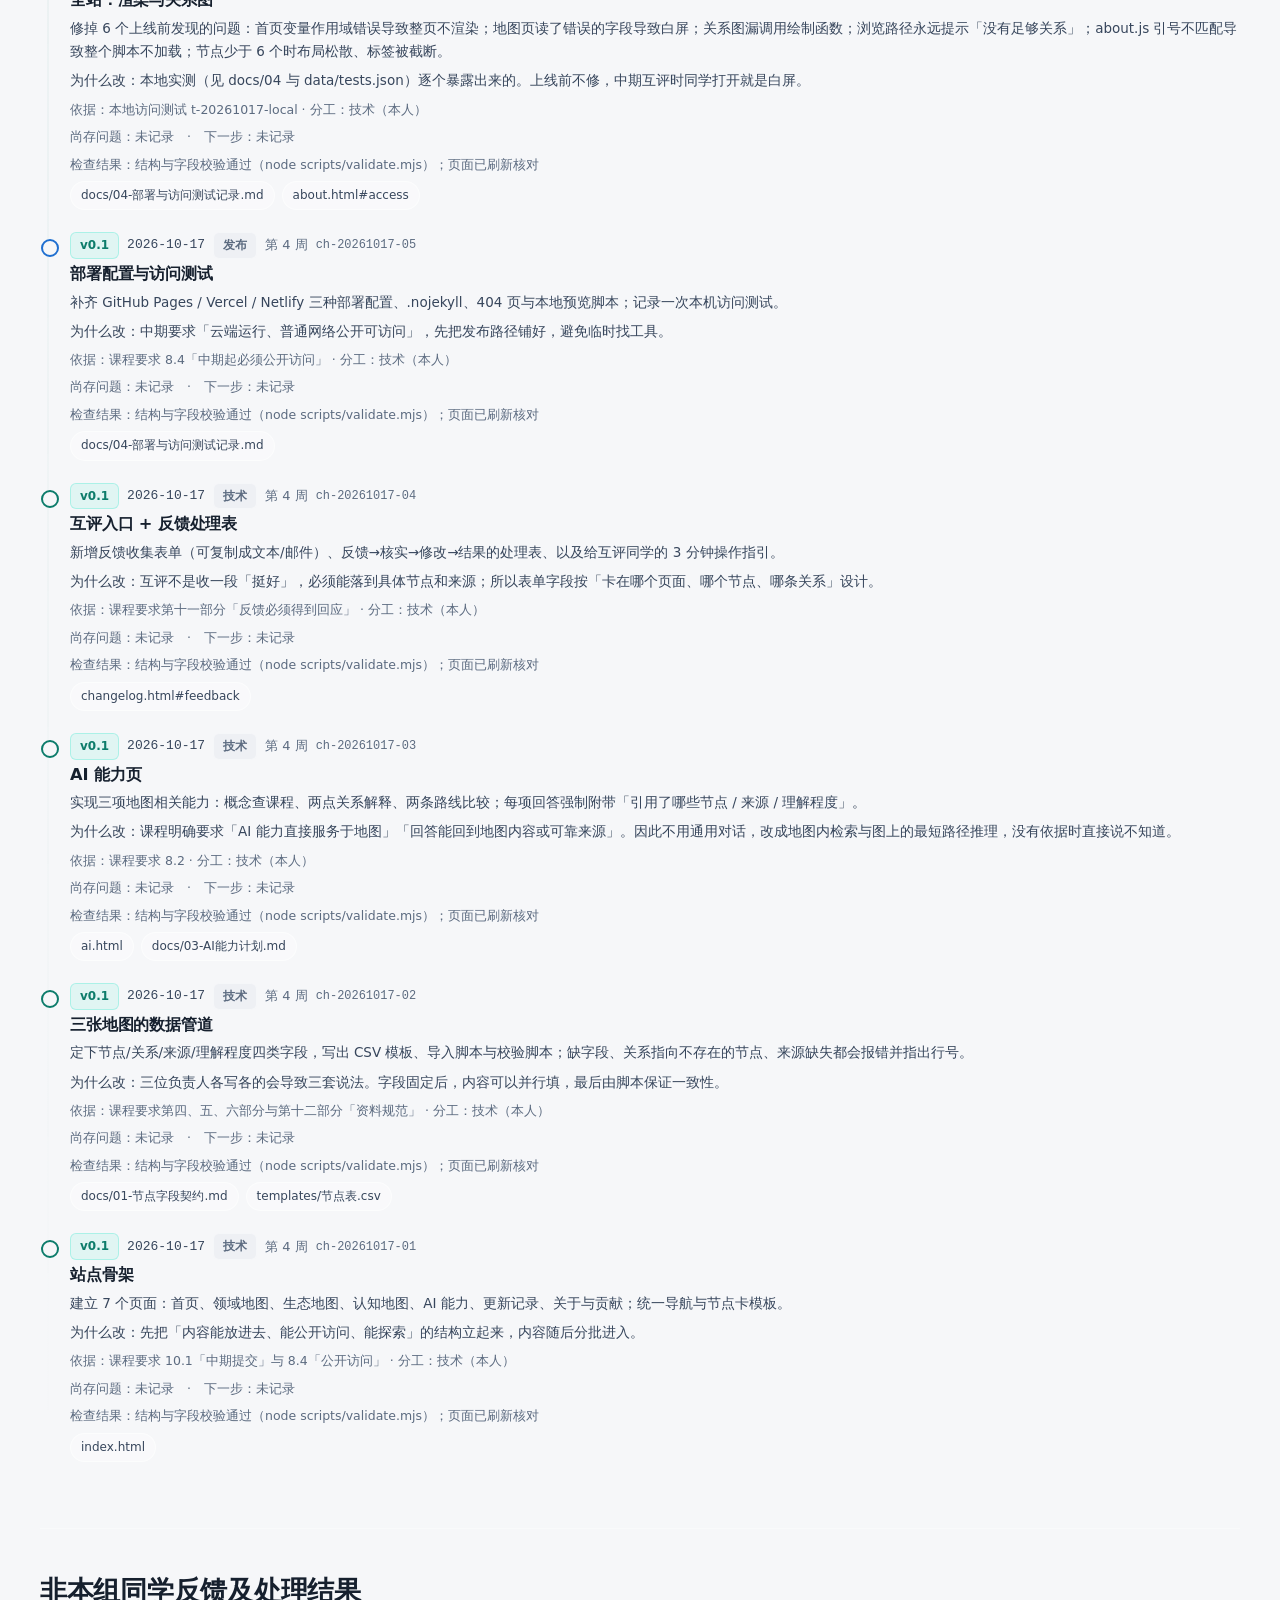
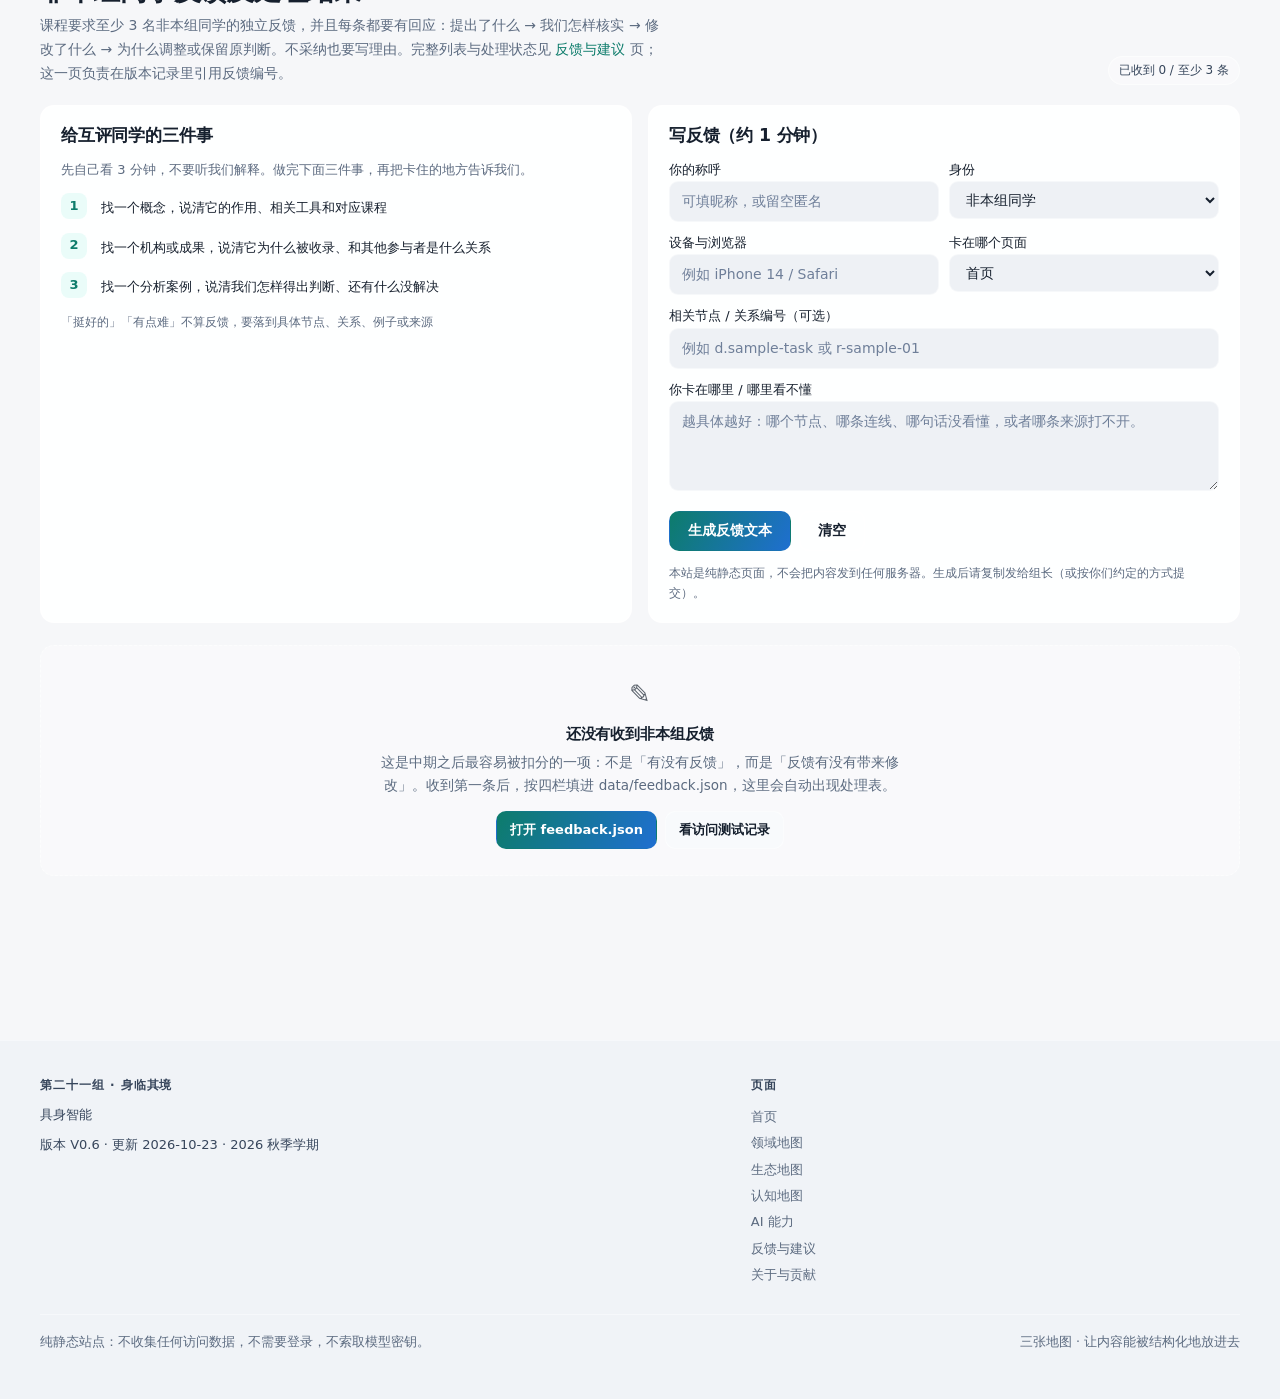
<file: changelog.html>
<!doctype html>
<html lang="zh-CN">
<head>
<meta charset="utf-8">
<meta name="viewport" content="width=device-width, initial-scale=1">
<title>更新记录 · 三张活地图</title>
<meta name="description" content="每次改动的时间、对象、依据与原因；非本组反馈及处理结果。">
<meta name="theme-color" content="#070a14">
<meta property="og:type" content="website">
<meta property="og:title" content="更新记录 · 三张活地图">
<meta property="og:description" content="每次改动的时间、对象、依据与原因；非本组反馈及处理结果。">
<link rel="icon" href="data:image/svg+xml,%3Csvg xmlns='http://www.w3.org/2000/svg' viewBox='0 0 32 32'%3E%3Crect width='32' height='32' rx='7' fill='%23070a14'/%3E%3Ccircle cx='16' cy='16' r='9' fill='none' stroke='%235eead4' stroke-width='2'/%3E%3Ccircle cx='16' cy='16' r='3' fill='%23a78bfa'/%3E%3C/svg%3E">
<link rel="stylesheet" href="assets/css/site.css">
</head>
<body data-page="changelog">
<a class="skip" href="#page-root">跳到主内容</a>
<noscript><div class="wrap" style="padding:24px 0"><div class="fatal"><h3>需要开启 JavaScript</h3><p>本站的地图数据与 AI 能力都在浏览器里运行，所以需要 JavaScript。数据本身是纯 JSON，不需要任何账号或密钥。</p></div></div></noscript>

<header id="app-header"></header>

<main id="page-root">
  <div class="wrap"><div class="loading"><div class="spinner"></div>正在读取地图数据…</div></div>
</main>

<footer id="app-footer"></footer>

<script src="assets/js/engine.js"></script>
<script src="assets/js/core.js"></script>
<script src="assets/js/chrome.js"></script>
<script src="assets/js/changelog.js"></script>
<script>MS.boot({ page: "changelog" });</script>
</body>
</html>
</file>
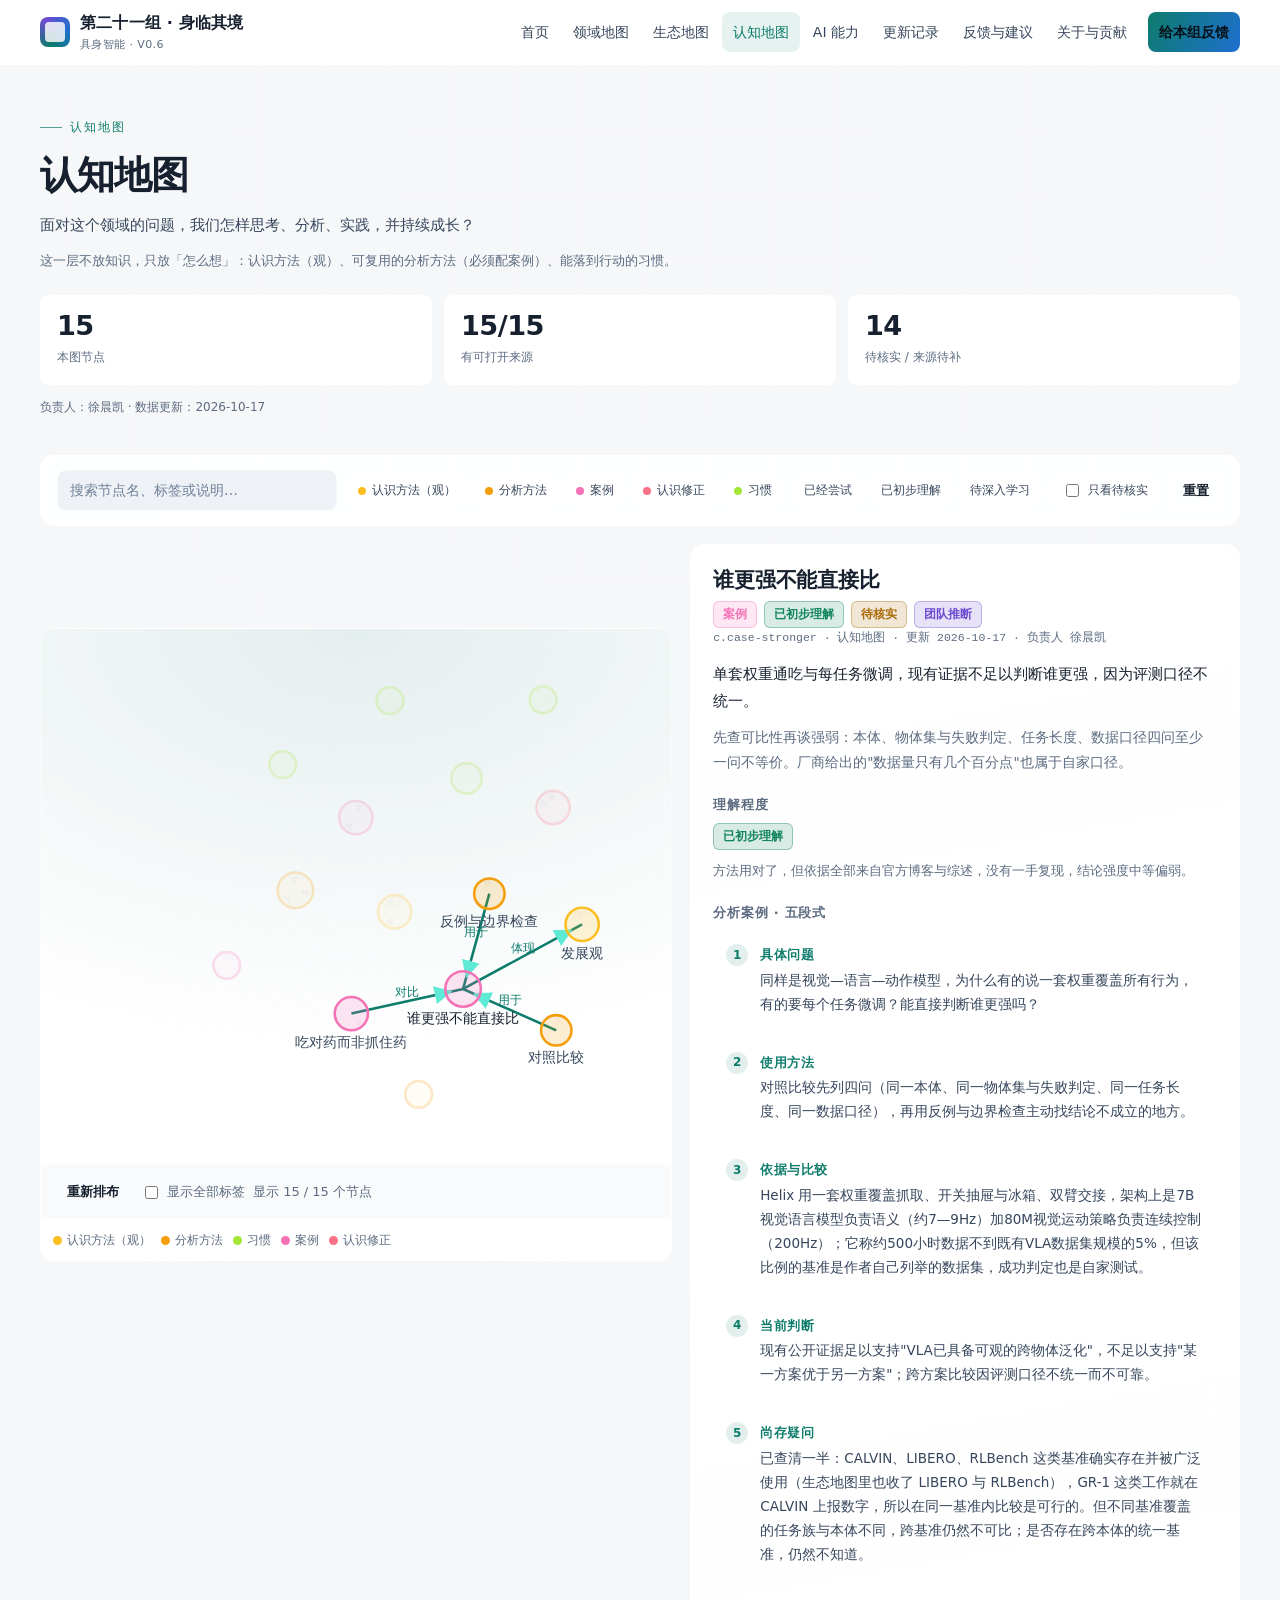
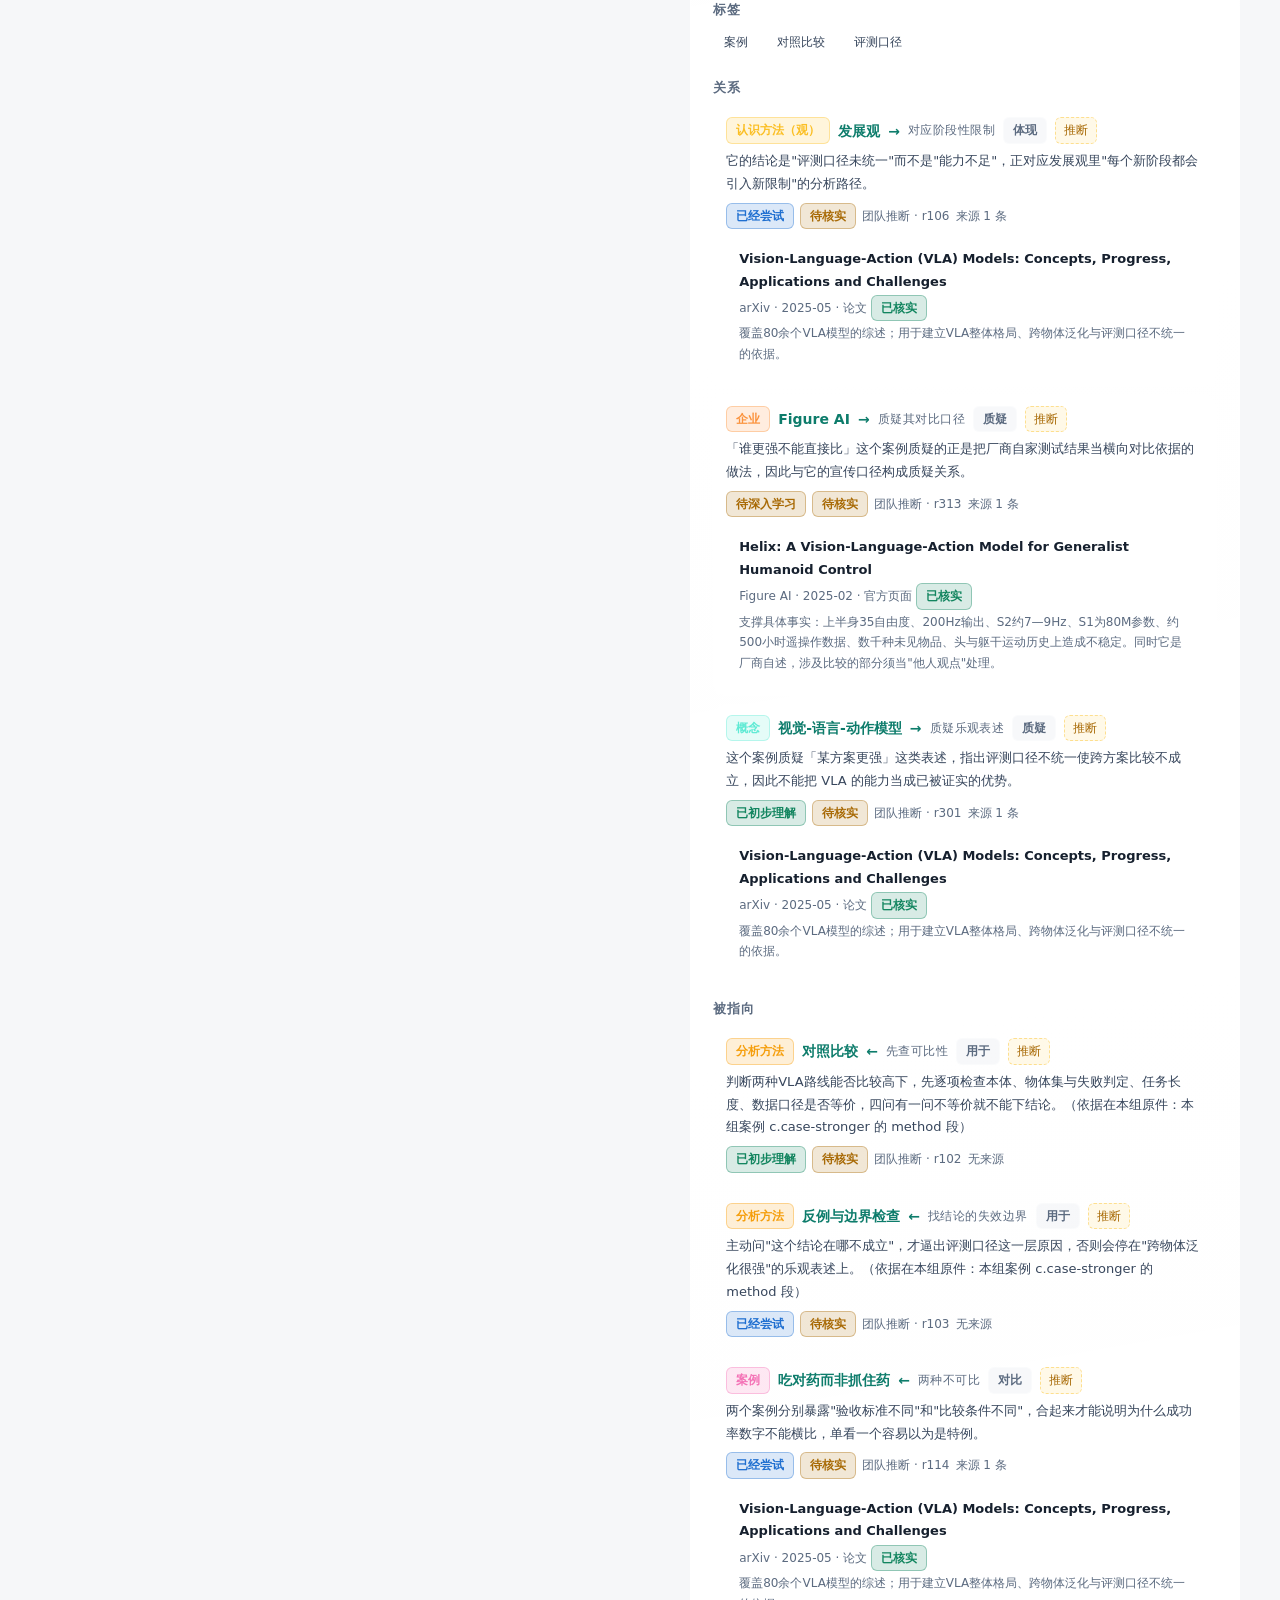
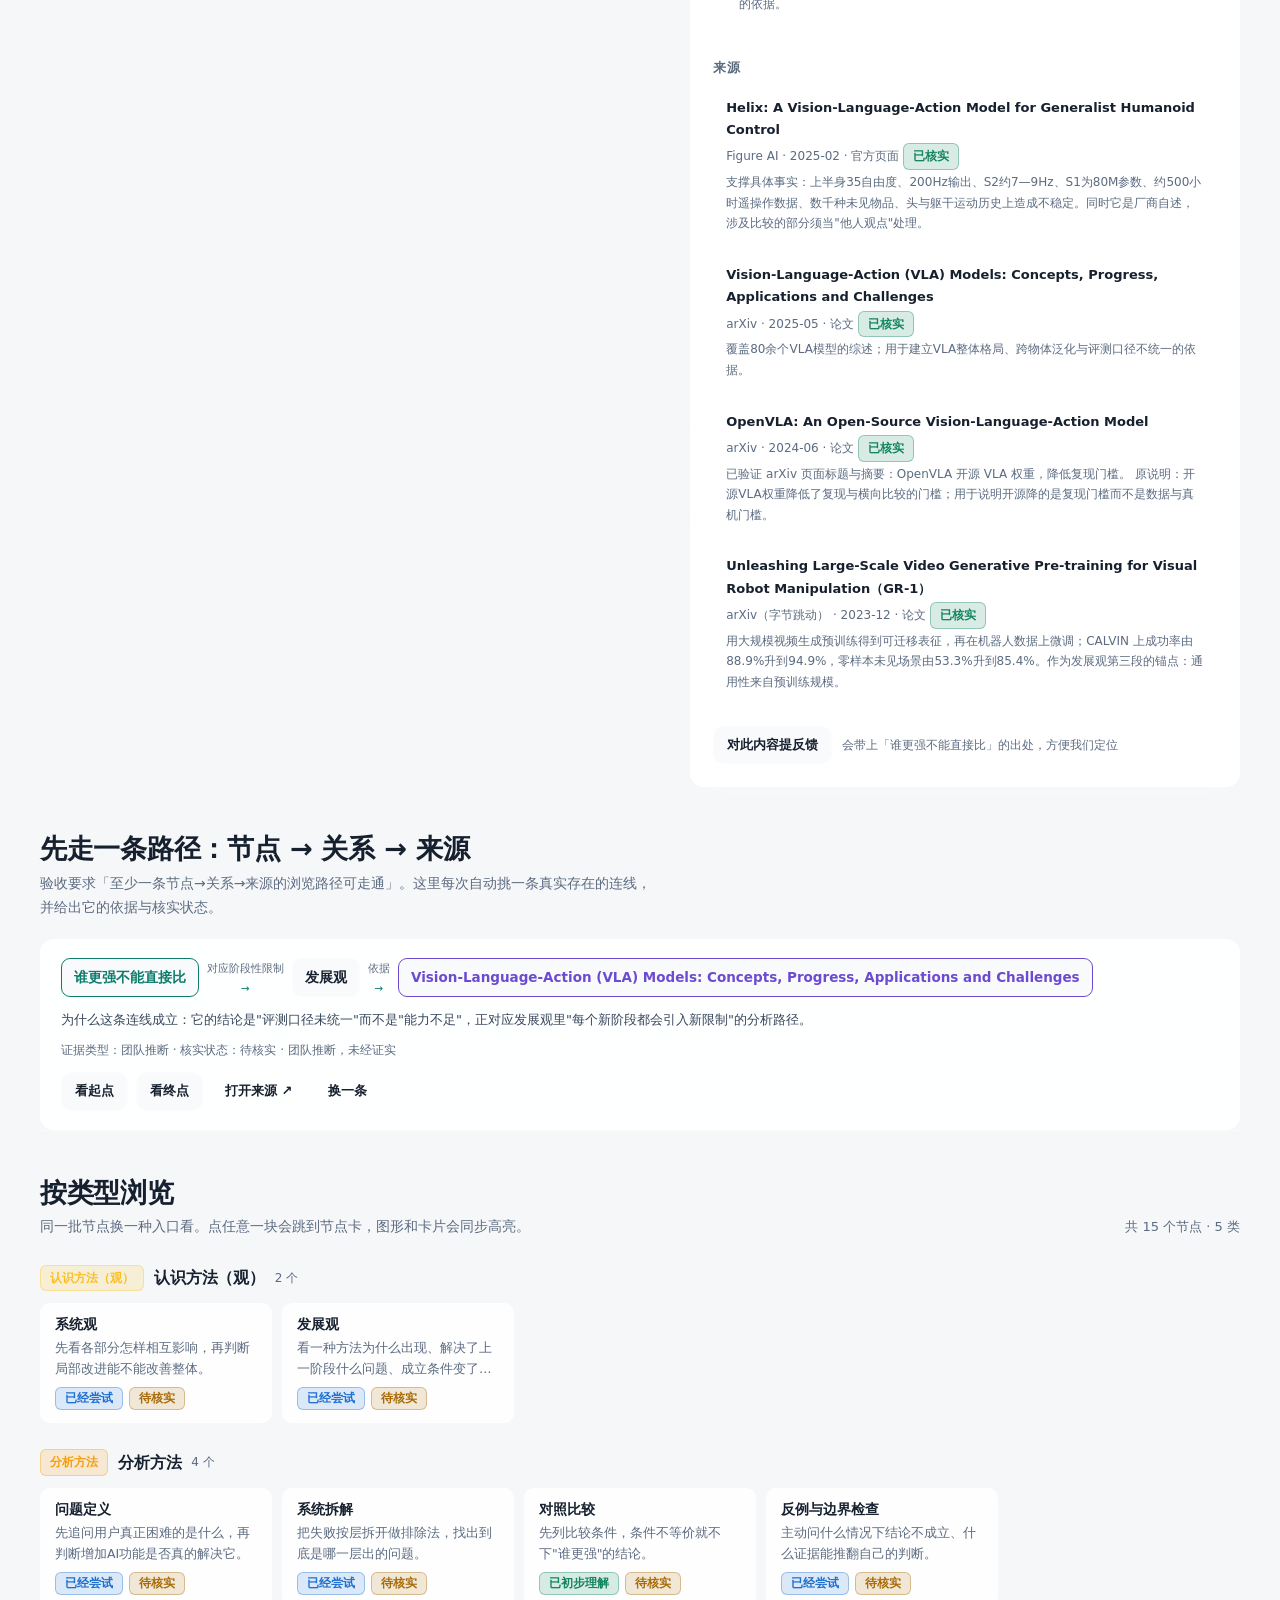
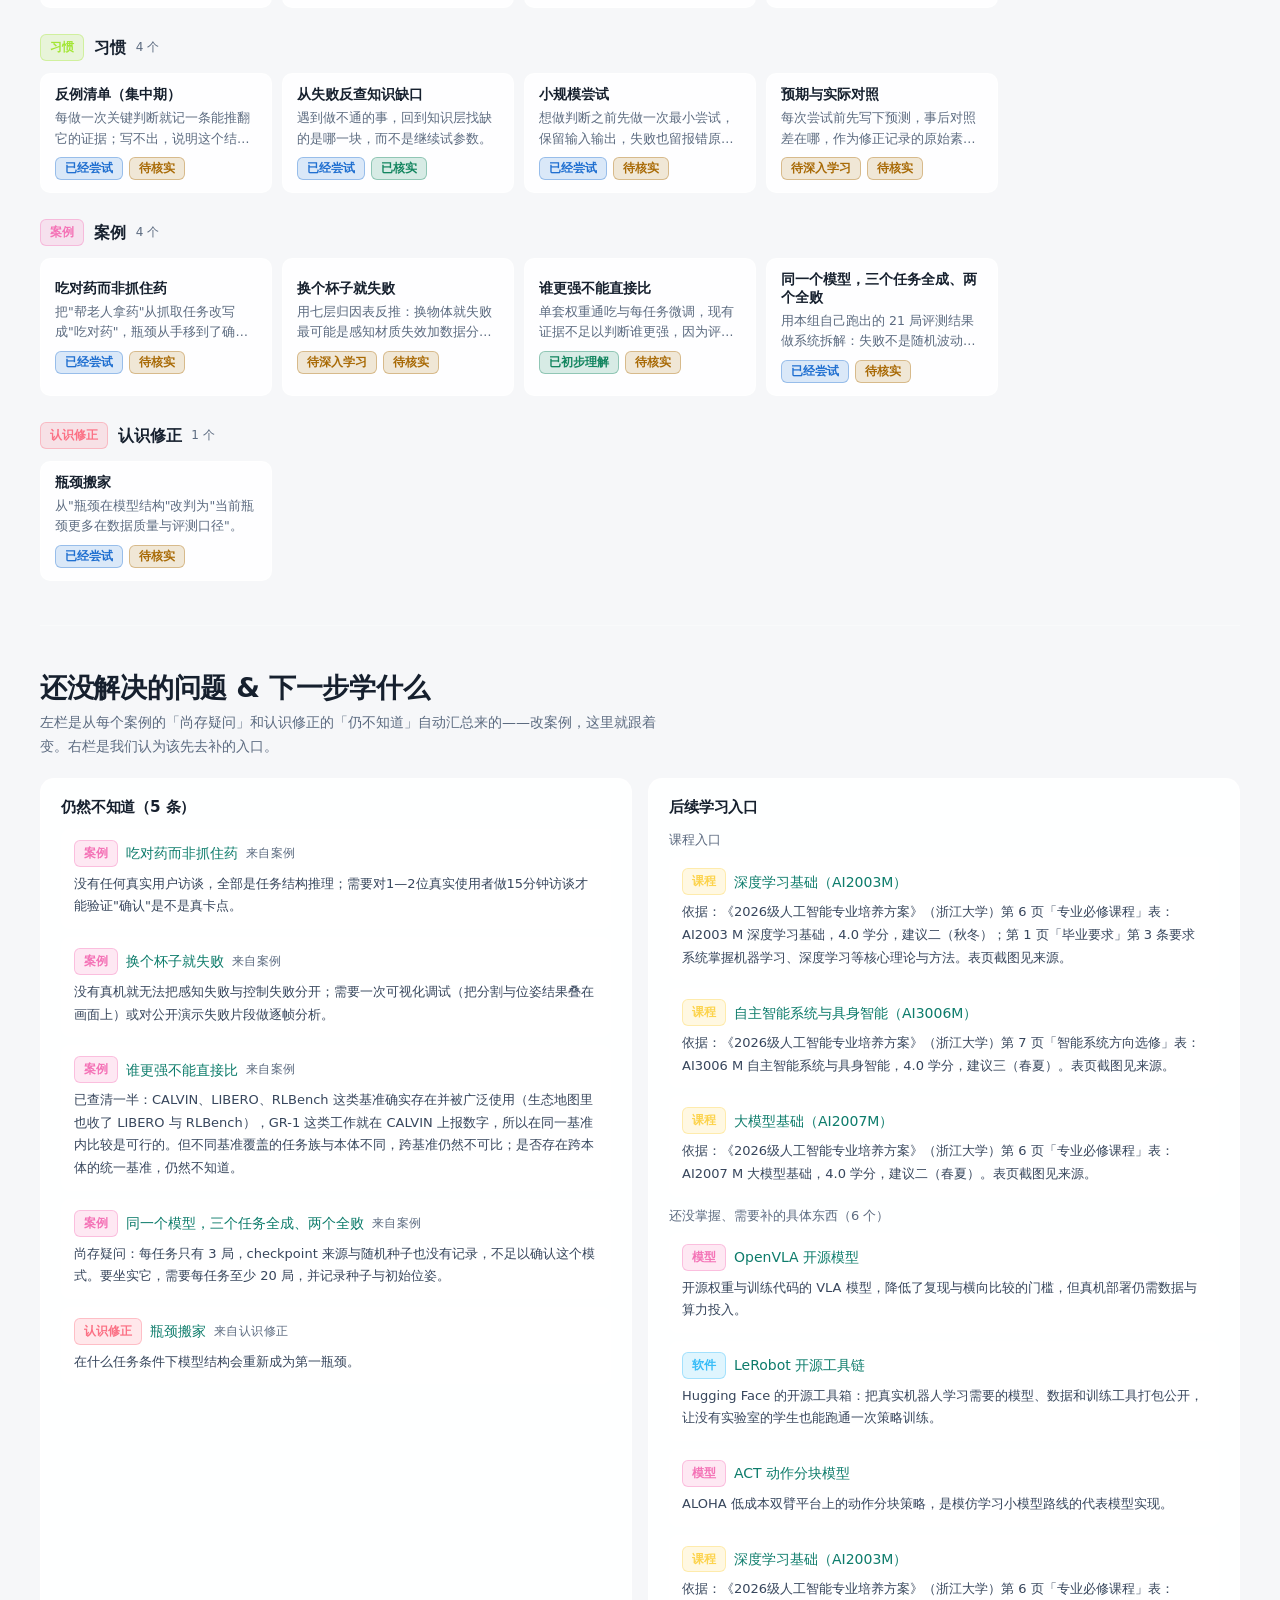
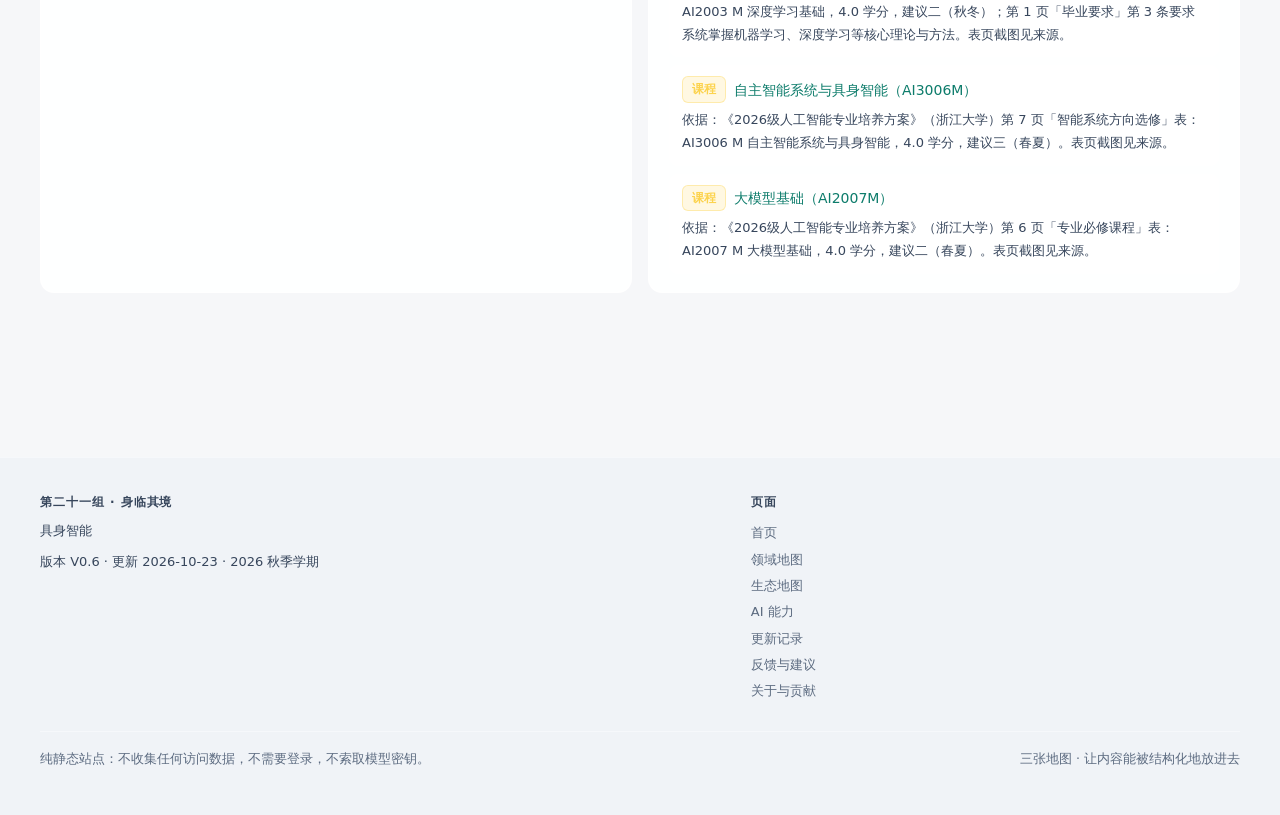
<file: cognitive.html>
<!doctype html>
<html lang="zh-CN">
<head>
<meta charset="utf-8">
<meta name="viewport" content="width=device-width, initial-scale=1">
<title>认知地图 · 三张活地图</title>
<meta name="description" content="面对这个领域的问题，我们怎样思考、分析、实践，并持续成长？">
<meta name="theme-color" content="#070a14">
<meta property="og:type" content="website">
<meta property="og:title" content="认知地图 · 三张活地图">
<meta property="og:description" content="面对这个领域的问题，我们怎样思考、分析、实践，并持续成长？">
<link rel="icon" href="data:image/svg+xml,%3Csvg xmlns='http://www.w3.org/2000/svg' viewBox='0 0 32 32'%3E%3Crect width='32' height='32' rx='7' fill='%23070a14'/%3E%3Ccircle cx='16' cy='16' r='9' fill='none' stroke='%235eead4' stroke-width='2'/%3E%3Ccircle cx='16' cy='16' r='3' fill='%23a78bfa'/%3E%3C/svg%3E">
<link rel="stylesheet" href="assets/css/site.css">
</head>
<body data-page="cognitive">
<a class="skip" href="#page-root">跳到主内容</a>
<noscript><div class="wrap" style="padding:24px 0"><div class="fatal"><h3>需要开启 JavaScript</h3><p>本站的地图数据与 AI 能力都在浏览器里运行，所以需要 JavaScript。数据本身是纯 JSON，不需要任何账号或密钥。</p></div></div></noscript>

<header id="app-header"></header>

<main id="page-root">
  <div class="wrap"><div class="loading"><div class="spinner"></div>正在读取地图数据…</div></div>
</main>

<footer id="app-footer"></footer>

<script src="assets/js/engine.js"></script>
<script src="assets/js/core.js"></script>
<script src="assets/js/chrome.js"></script>
<script src="assets/js/map.js"></script>
<script>MS.boot({ page: "cognitive" });</script>
</body>
</html>
</file>
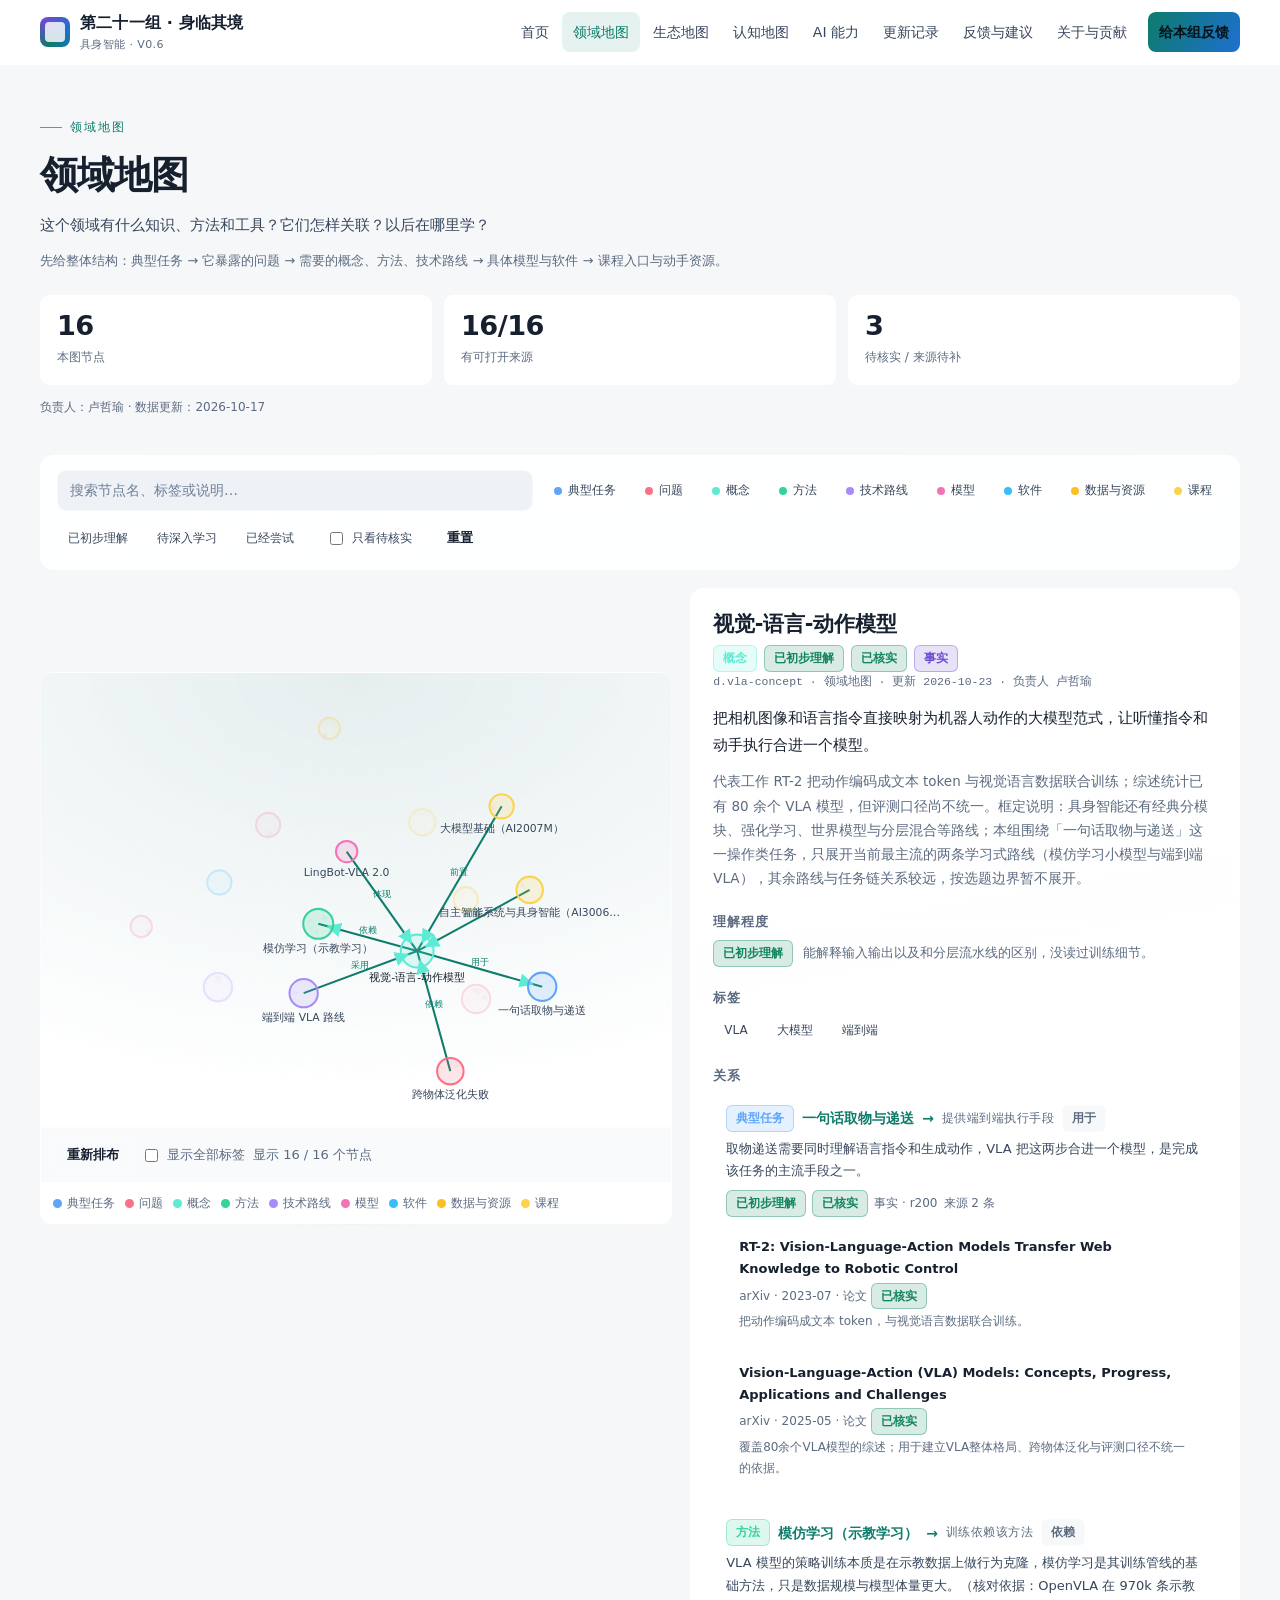
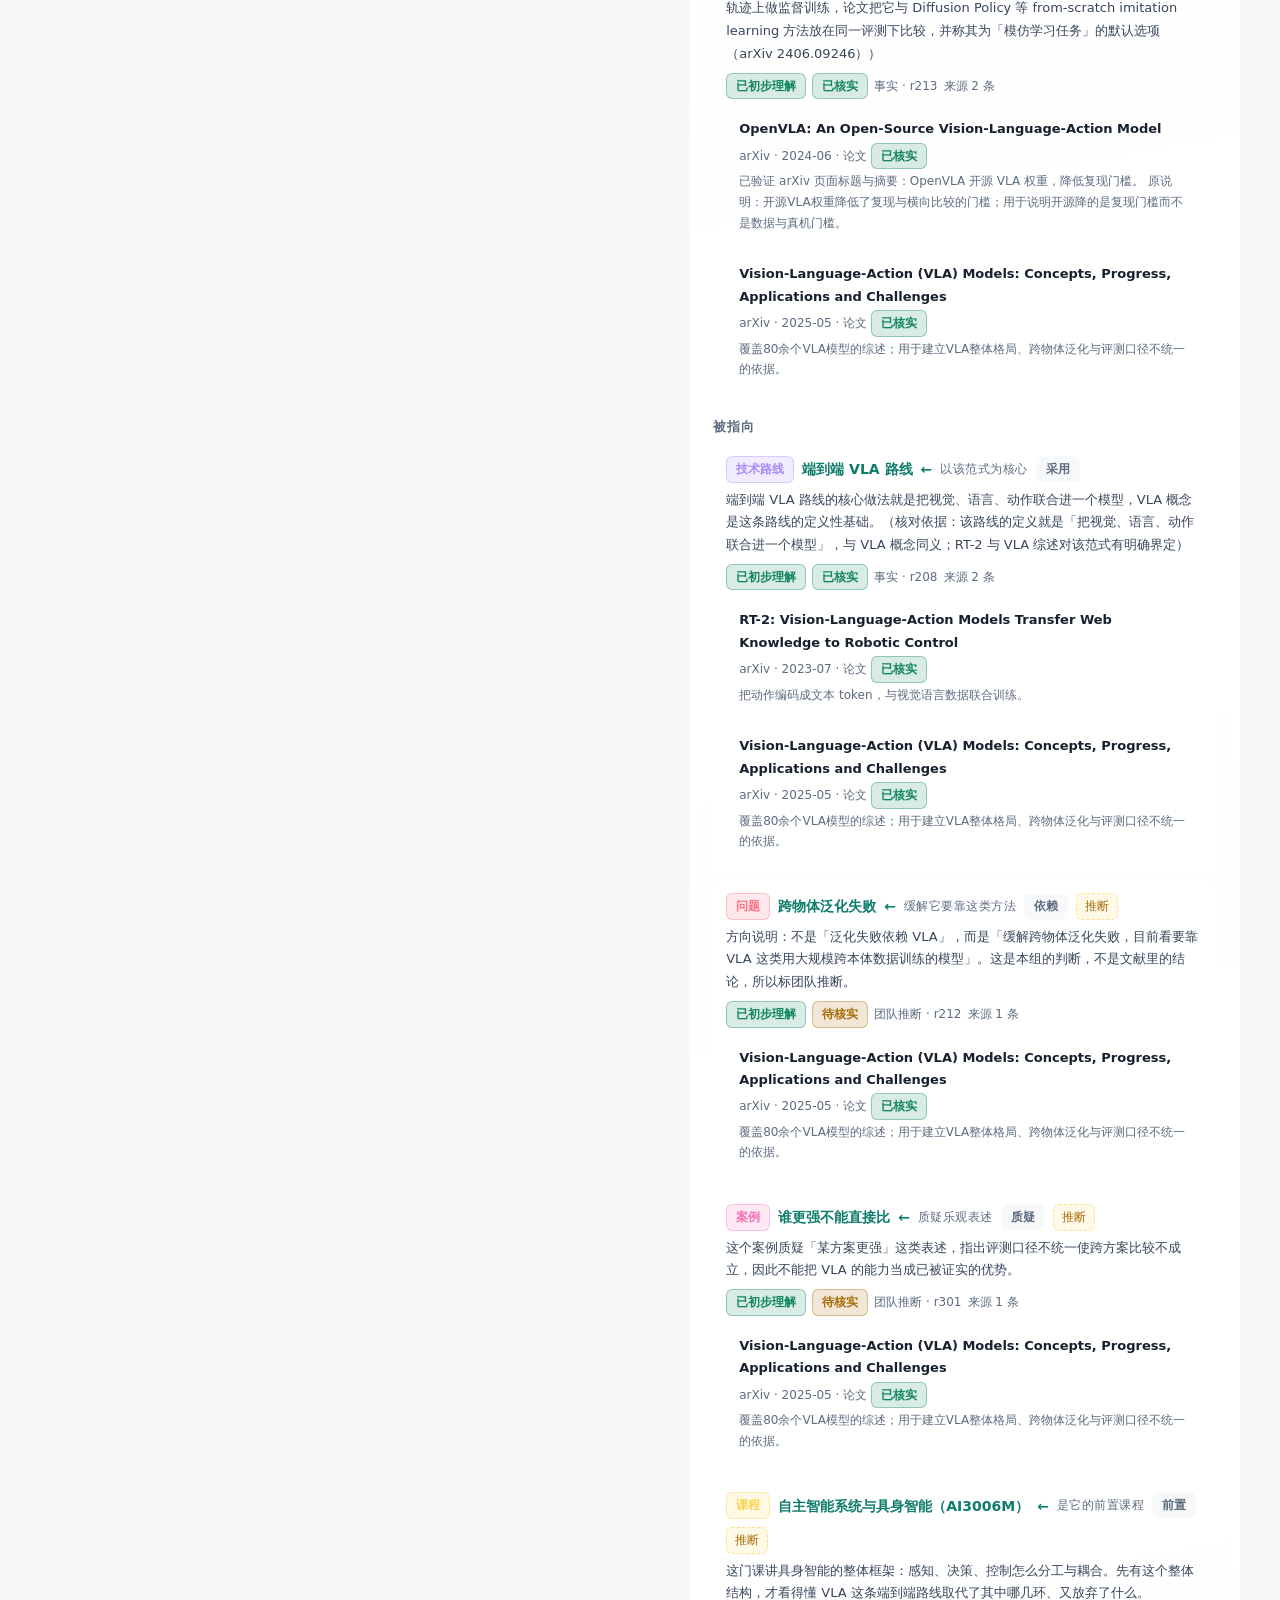
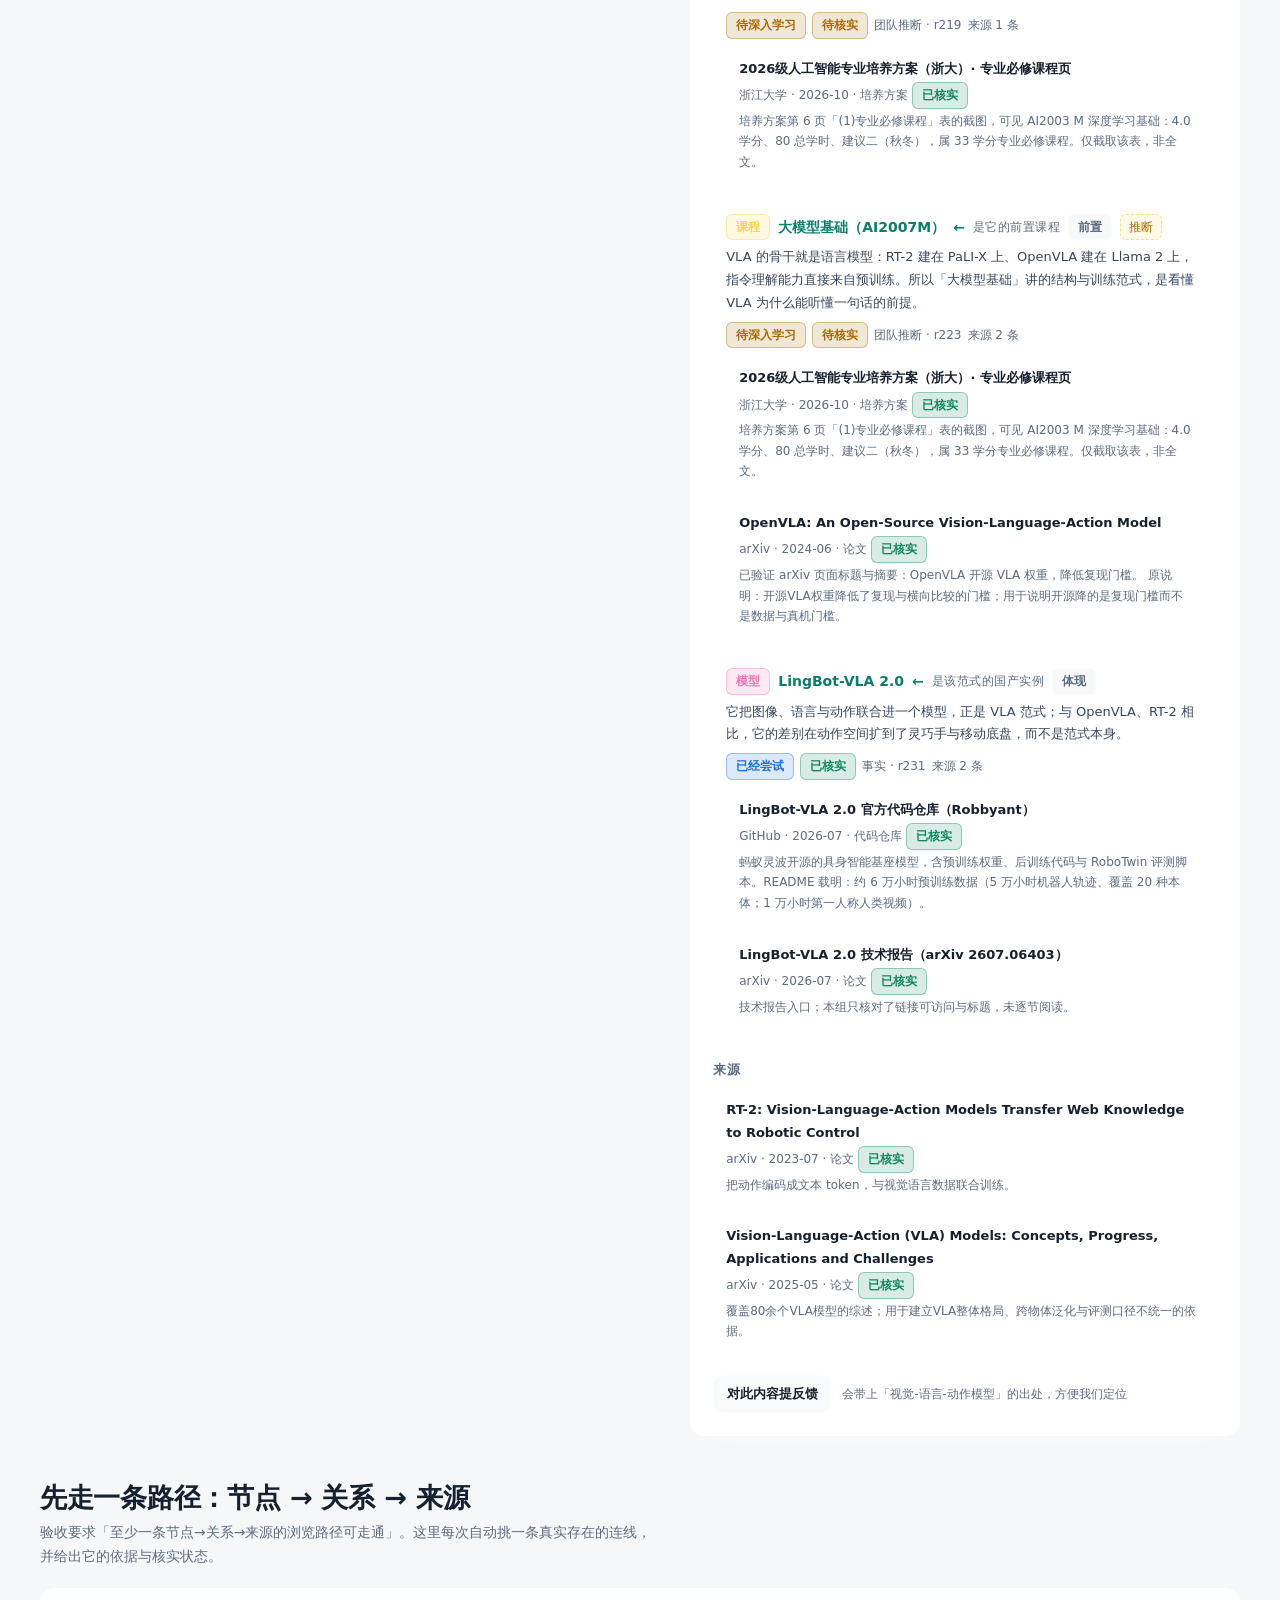
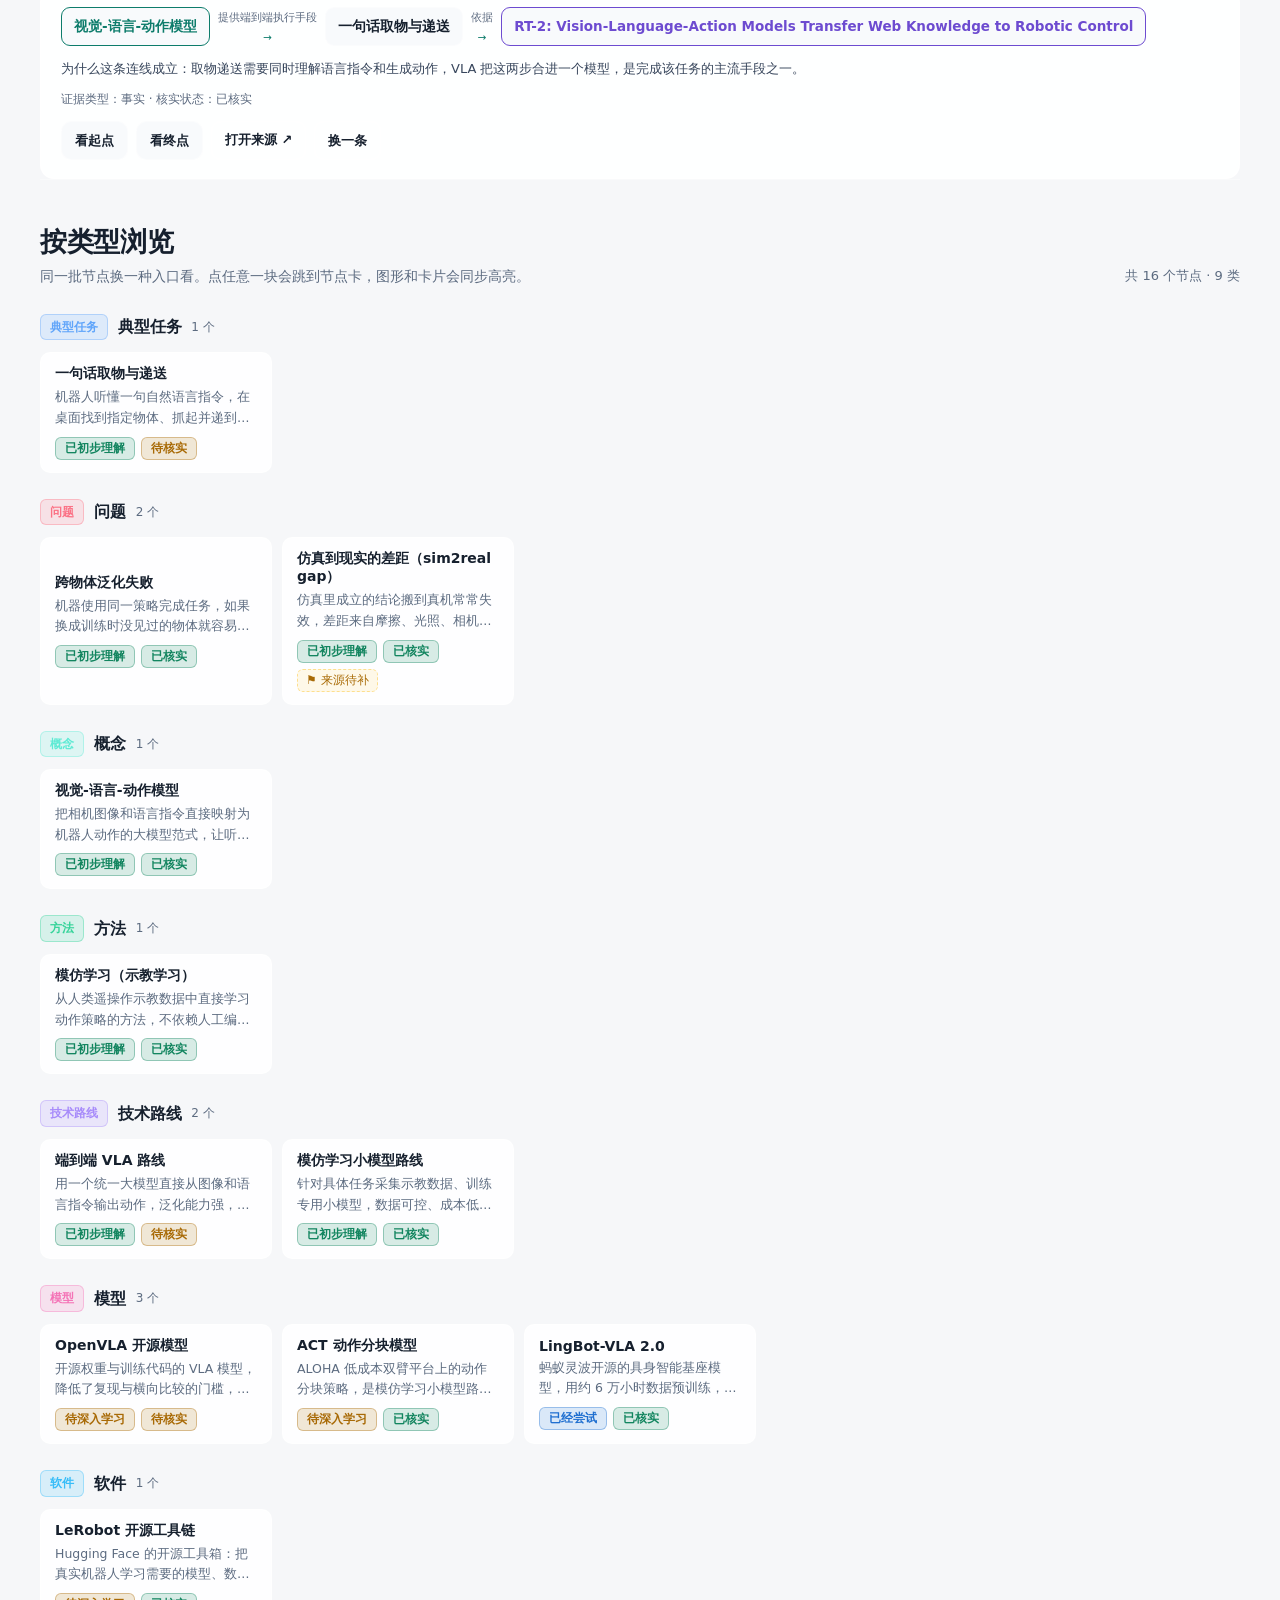
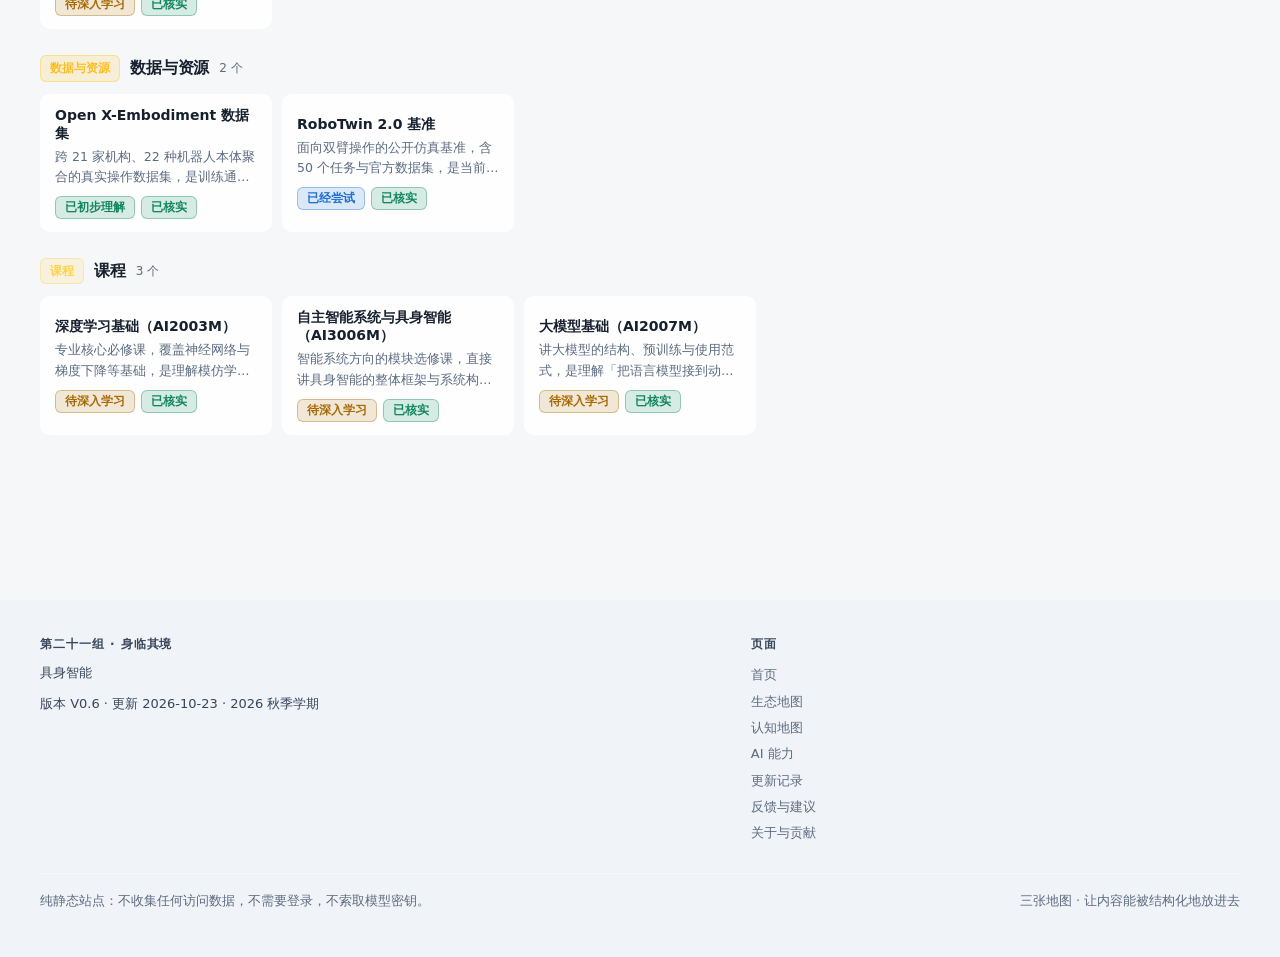
<file: domain.html>
<!doctype html>
<html lang="zh-CN">
<head>
<meta charset="utf-8">
<meta name="viewport" content="width=device-width, initial-scale=1">
<title>领域地图 · 三张活地图</title>
<meta name="description" content="这个领域有什么知识、方法和工具？它们怎样关联？以后在哪里学？">
<meta name="theme-color" content="#070a14">
<meta property="og:type" content="website">
<meta property="og:title" content="领域地图 · 三张活地图">
<meta property="og:description" content="这个领域有什么知识、方法和工具？它们怎样关联？以后在哪里学？">
<link rel="icon" href="data:image/svg+xml,%3Csvg xmlns='http://www.w3.org/2000/svg' viewBox='0 0 32 32'%3E%3Crect width='32' height='32' rx='7' fill='%23070a14'/%3E%3Ccircle cx='16' cy='16' r='9' fill='none' stroke='%235eead4' stroke-width='2'/%3E%3Ccircle cx='16' cy='16' r='3' fill='%23a78bfa'/%3E%3C/svg%3E">
<link rel="stylesheet" href="assets/css/site.css">
</head>
<body data-page="domain">
<a class="skip" href="#page-root">跳到主内容</a>
<noscript><div class="wrap" style="padding:24px 0"><div class="fatal"><h3>需要开启 JavaScript</h3><p>本站的地图数据与 AI 能力都在浏览器里运行，所以需要 JavaScript。数据本身是纯 JSON，不需要任何账号或密钥。</p></div></div></noscript>

<header id="app-header"></header>

<main id="page-root">
  <div class="wrap"><div class="loading"><div class="spinner"></div>正在读取地图数据…</div></div>
</main>

<footer id="app-footer"></footer>

<script src="assets/js/engine.js"></script>
<script src="assets/js/core.js"></script>
<script src="assets/js/chrome.js"></script>
<script src="assets/js/map.js"></script>
<script>MS.boot({ page: "domain" });</script>
</body>
</html>
</file>
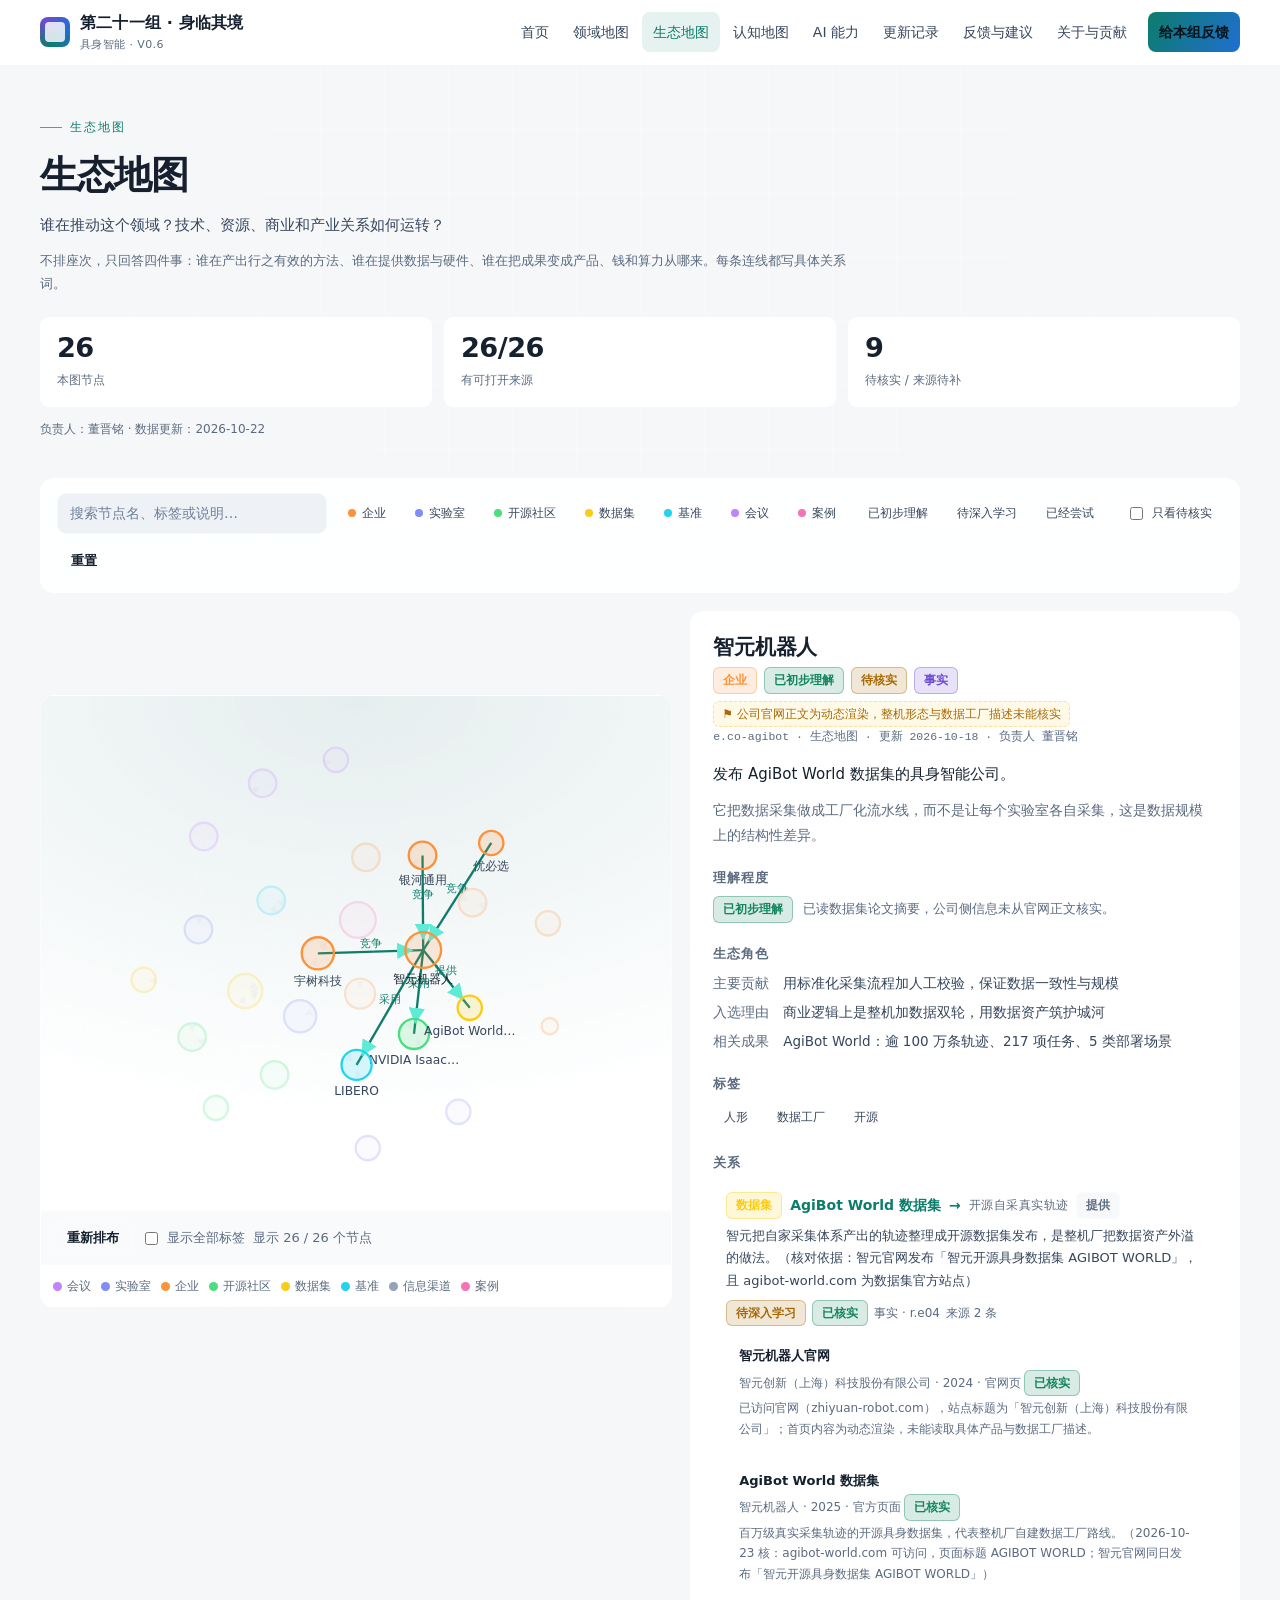
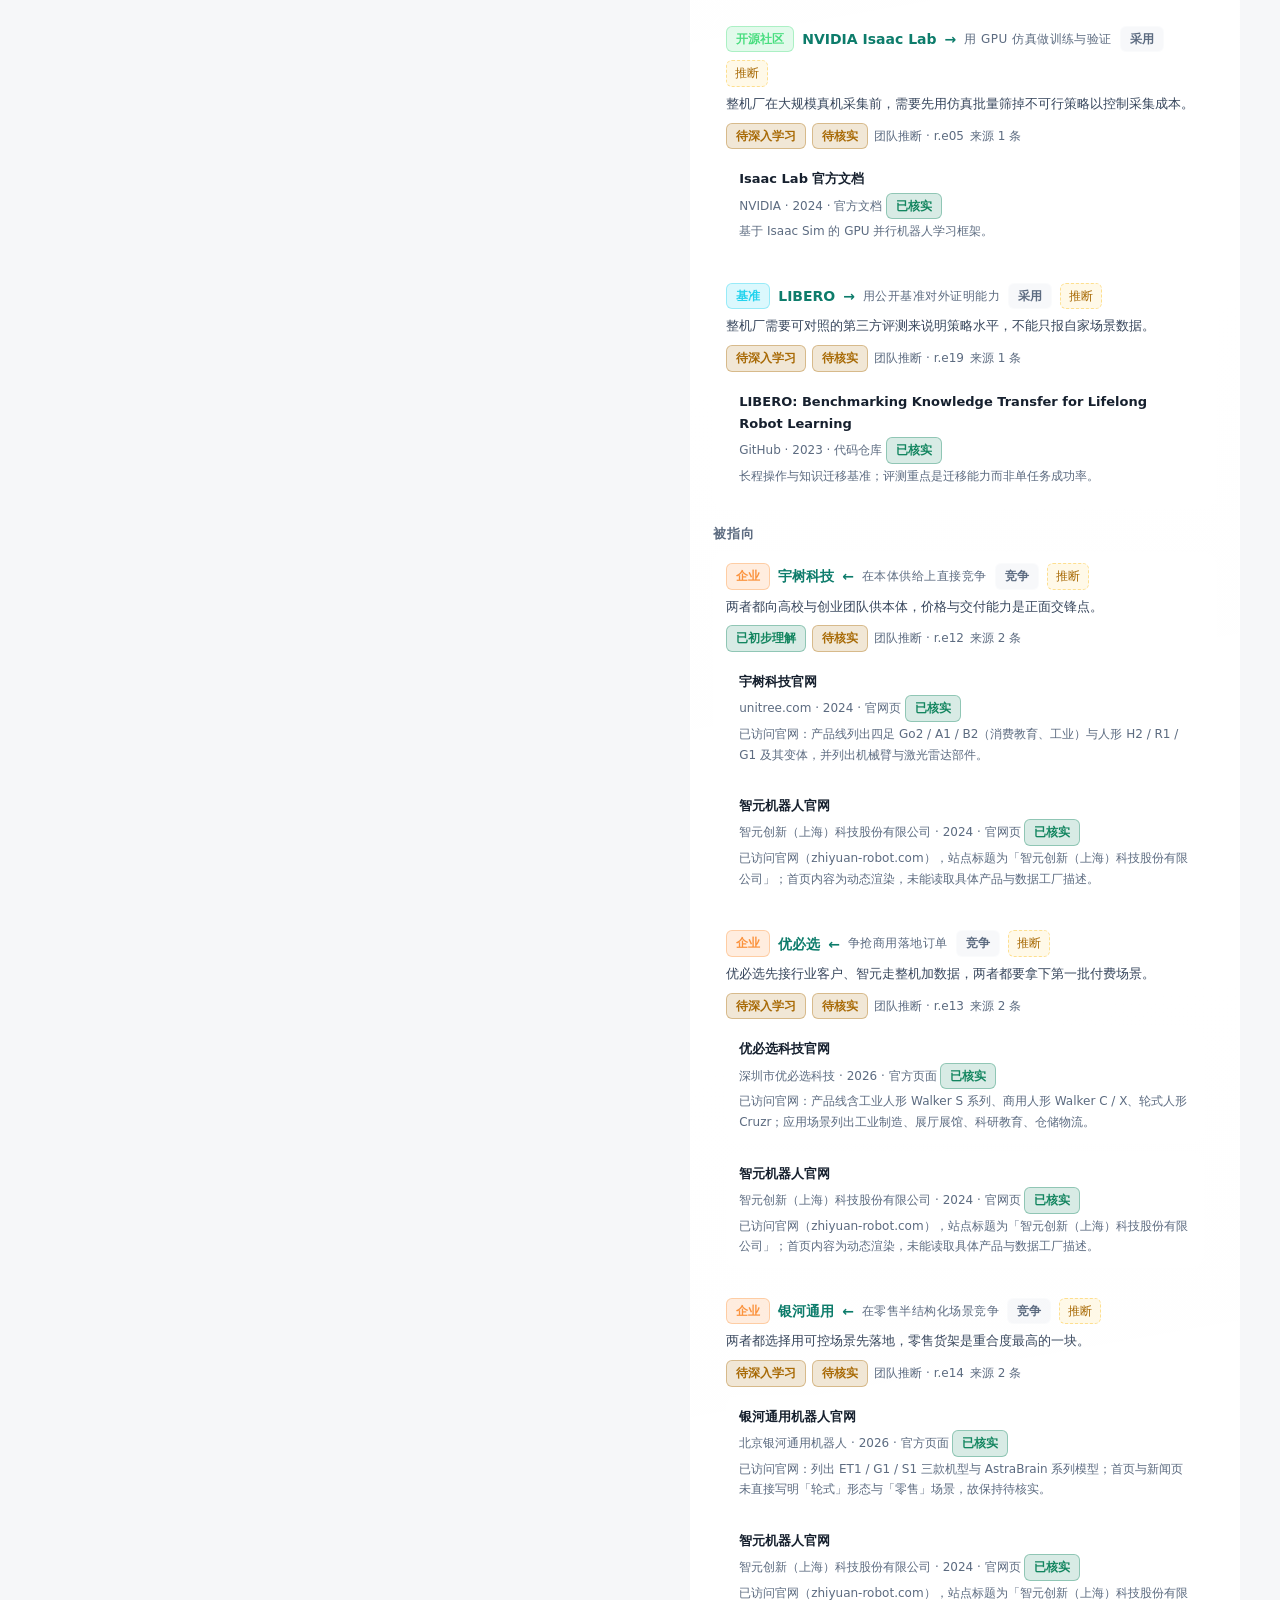
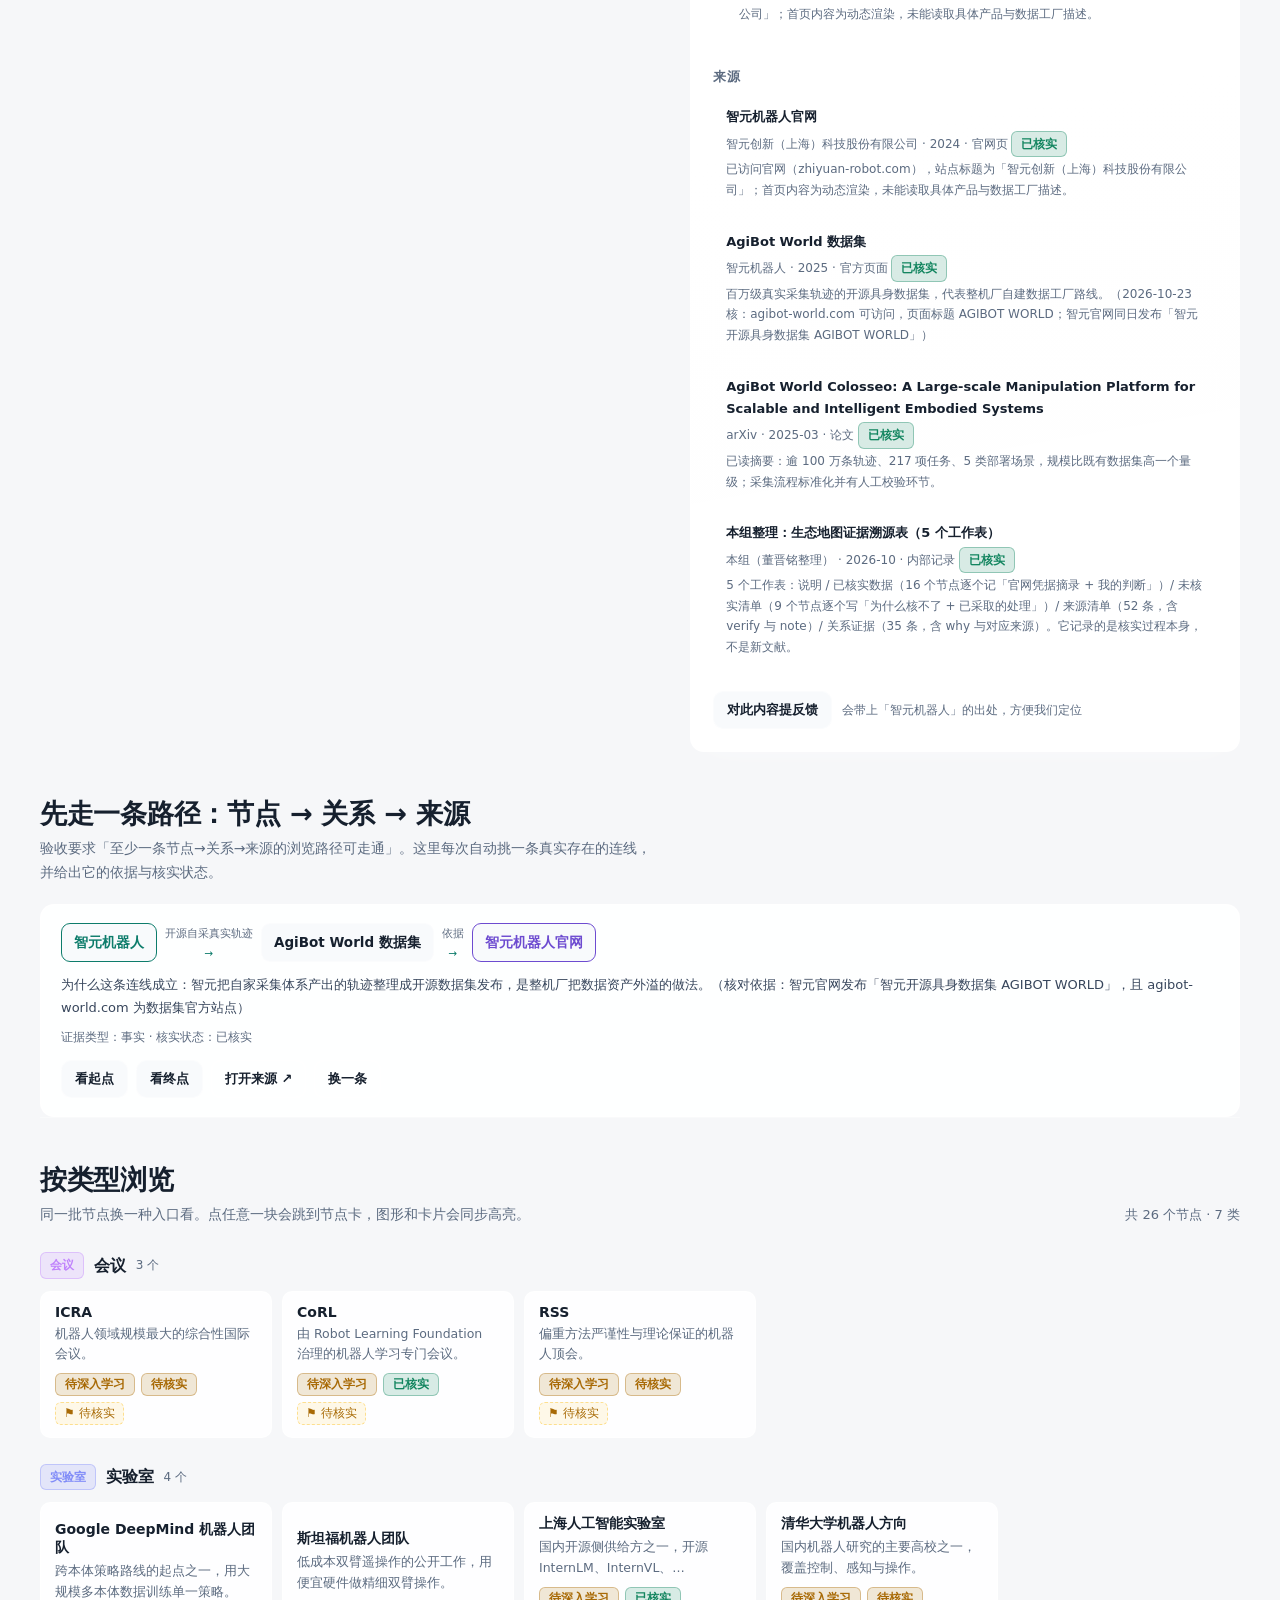
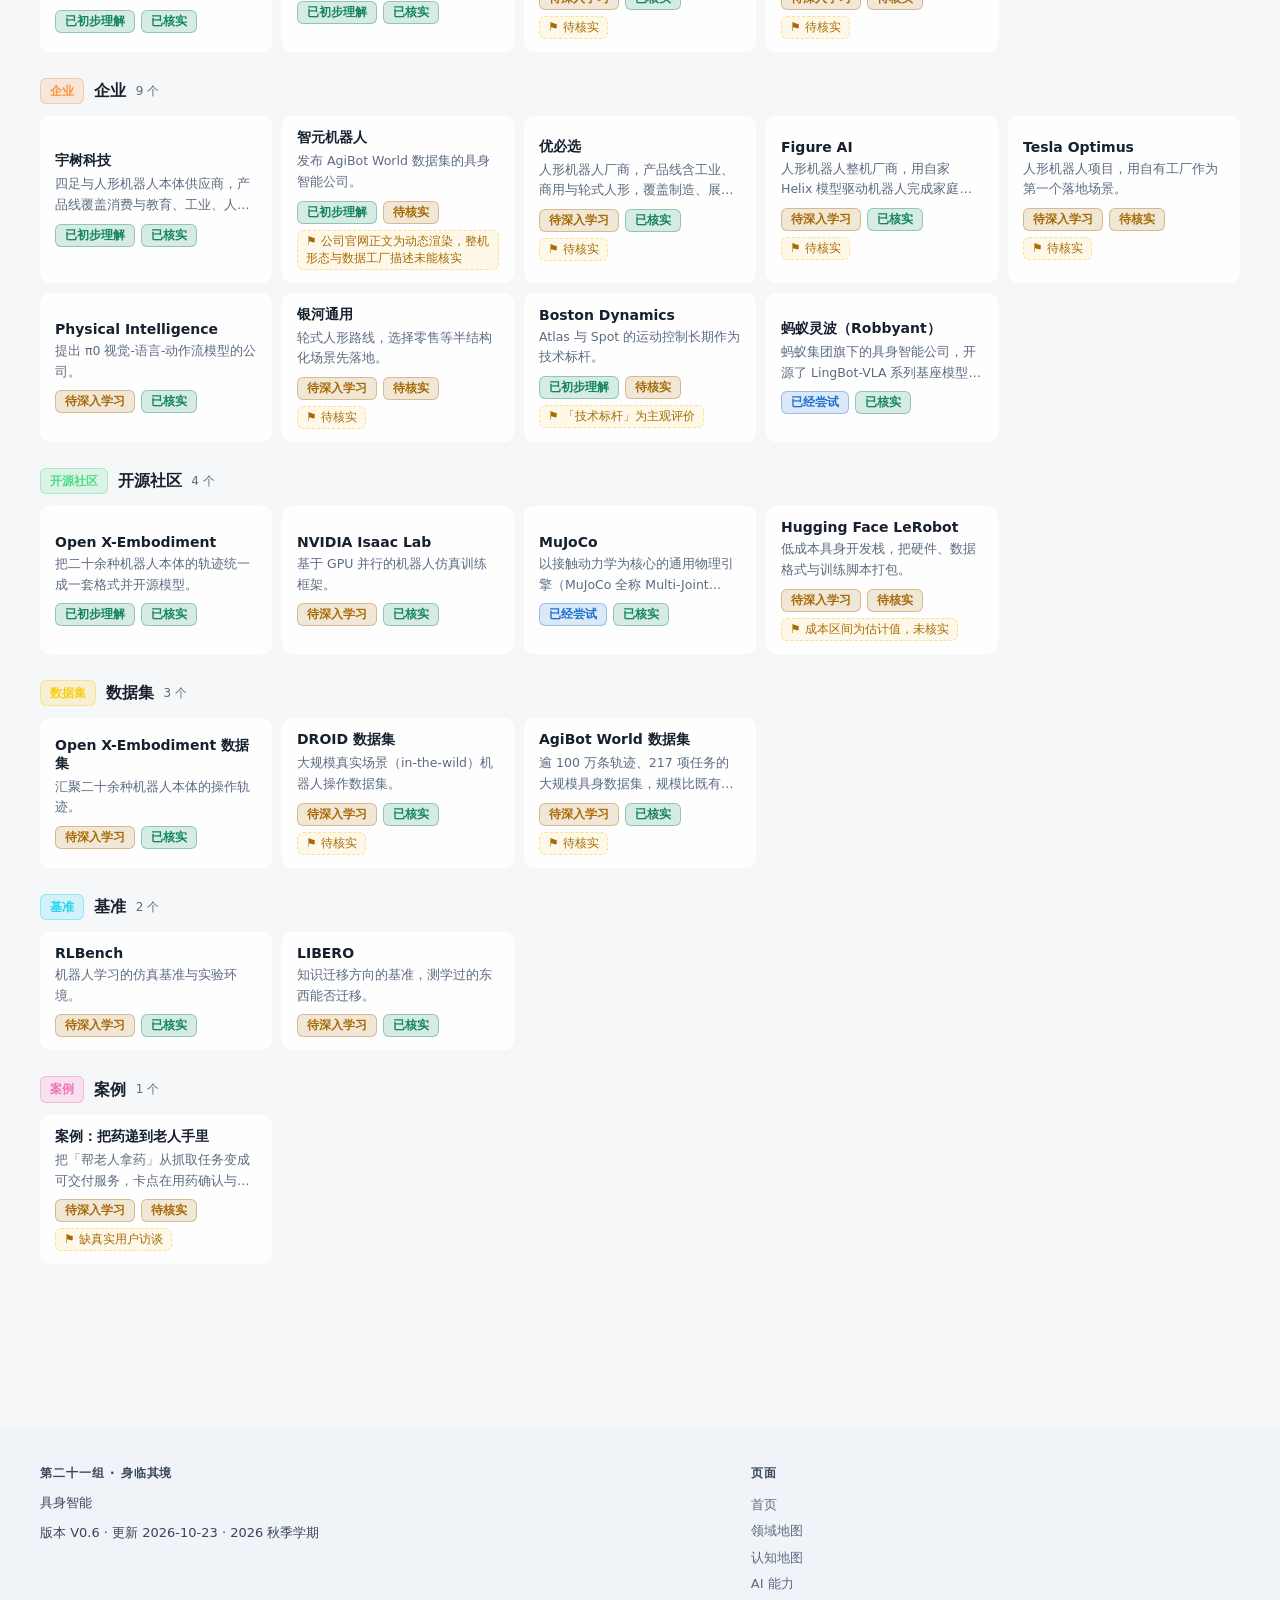
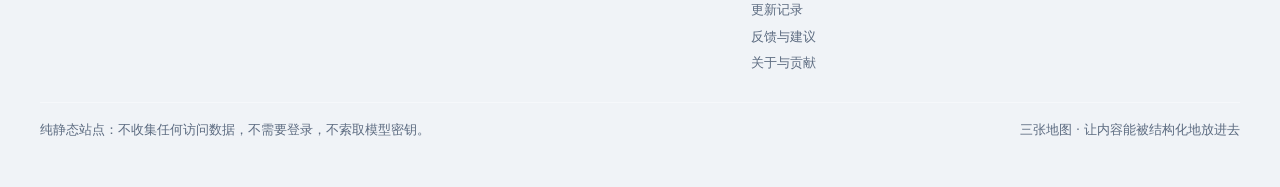
<file: ecosystem.html>
<!doctype html>
<html lang="zh-CN">
<head>
<meta charset="utf-8">
<meta name="viewport" content="width=device-width, initial-scale=1">
<title>生态地图 · 三张活地图</title>
<meta name="description" content="谁在推动这个领域？技术、资源、商业和产业关系如何运转？">
<meta name="theme-color" content="#070a14">
<meta property="og:type" content="website">
<meta property="og:title" content="生态地图 · 三张活地图">
<meta property="og:description" content="谁在推动这个领域？技术、资源、商业和产业关系如何运转？">
<link rel="icon" href="data:image/svg+xml,%3Csvg xmlns='http://www.w3.org/2000/svg' viewBox='0 0 32 32'%3E%3Crect width='32' height='32' rx='7' fill='%23070a14'/%3E%3Ccircle cx='16' cy='16' r='9' fill='none' stroke='%235eead4' stroke-width='2'/%3E%3Ccircle cx='16' cy='16' r='3' fill='%23a78bfa'/%3E%3C/svg%3E">
<link rel="stylesheet" href="assets/css/site.css">
</head>
<body data-page="ecosystem">
<a class="skip" href="#page-root">跳到主内容</a>
<noscript><div class="wrap" style="padding:24px 0"><div class="fatal"><h3>需要开启 JavaScript</h3><p>本站的地图数据与 AI 能力都在浏览器里运行，所以需要 JavaScript。数据本身是纯 JSON，不需要任何账号或密钥。</p></div></div></noscript>

<header id="app-header"></header>

<main id="page-root">
  <div class="wrap"><div class="loading"><div class="spinner"></div>正在读取地图数据…</div></div>
</main>

<footer id="app-footer"></footer>

<script src="assets/js/engine.js"></script>
<script src="assets/js/core.js"></script>
<script src="assets/js/chrome.js"></script>
<script src="assets/js/map.js"></script>
<script>MS.boot({ page: "ecosystem" });</script>
</body>
</html>
</file>
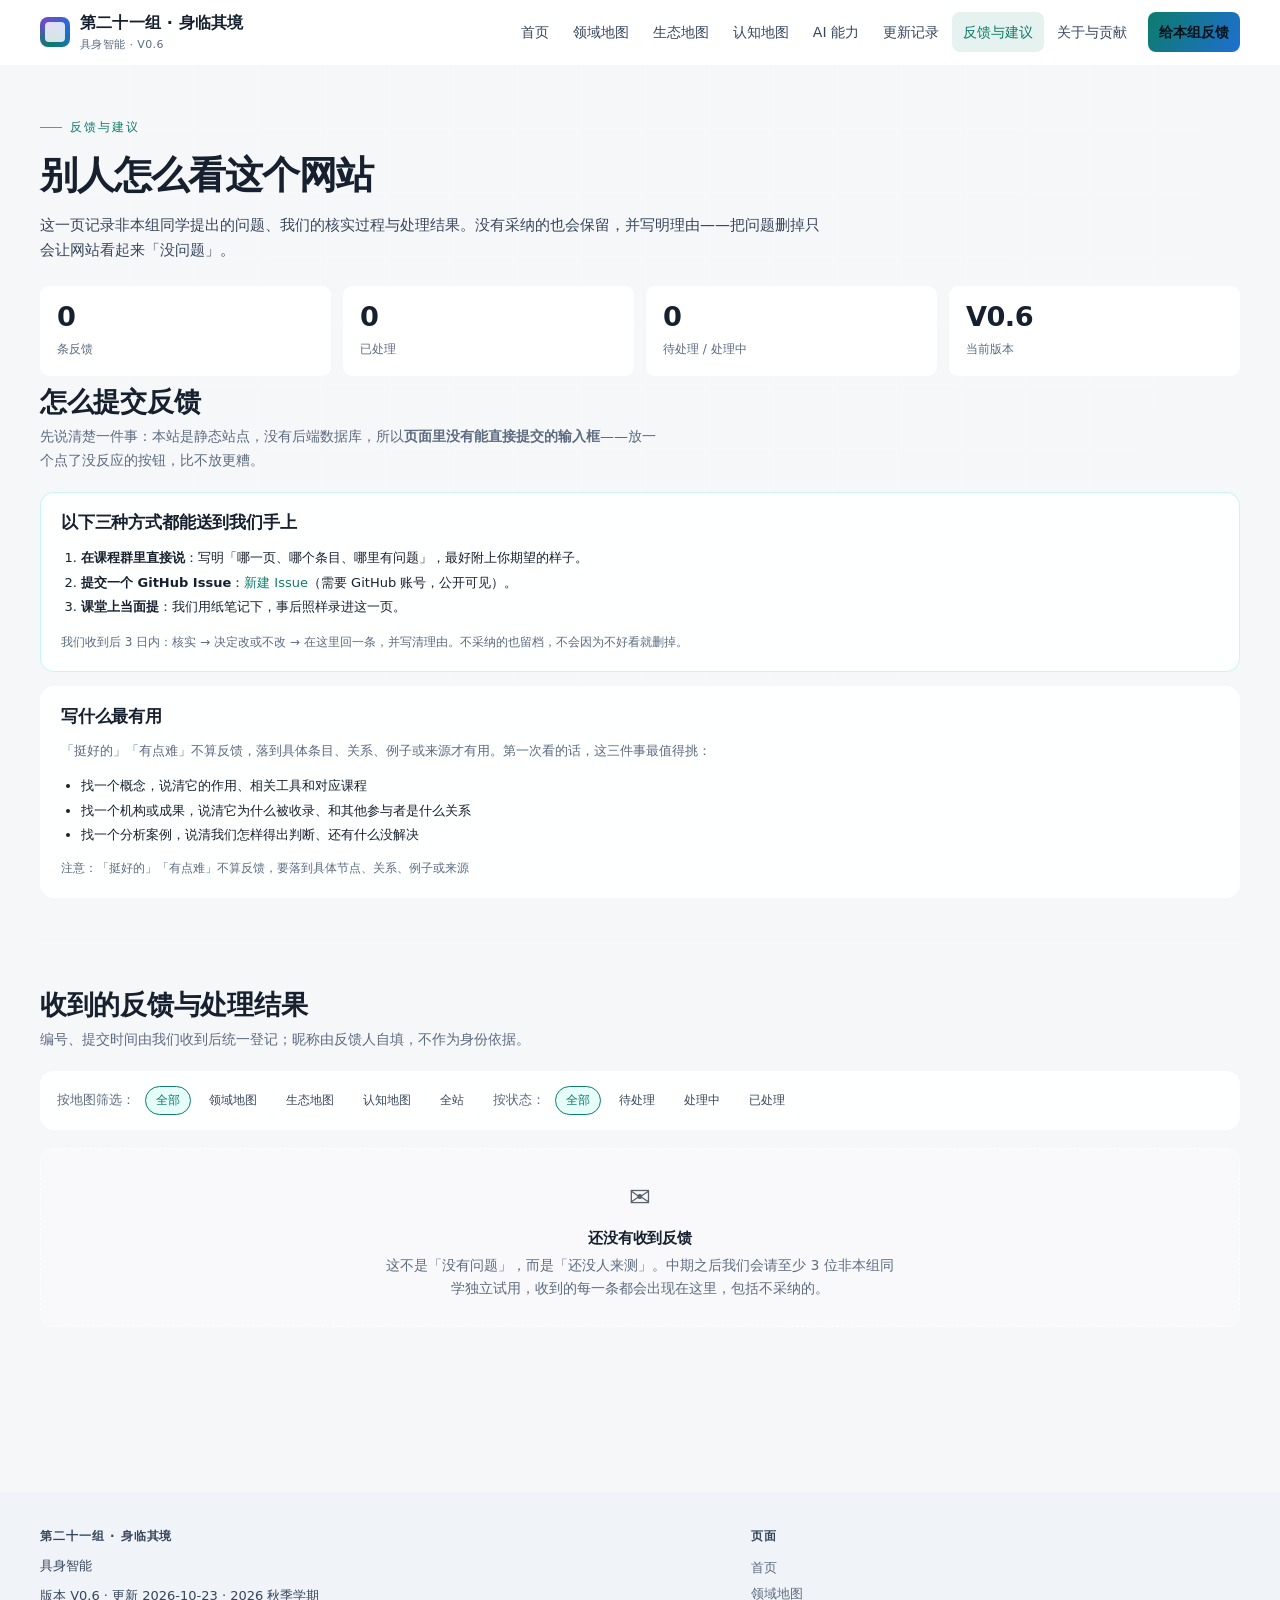
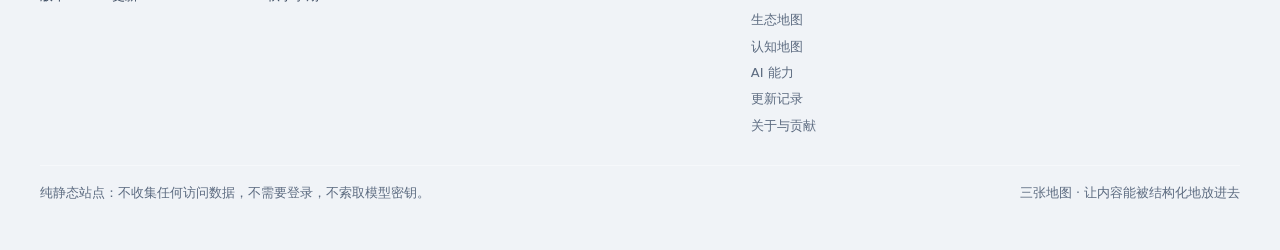
<file: feedback.html>
<!doctype html>
<html lang="zh-CN">
<head>
<meta charset="utf-8">
<meta name="viewport" content="width=device-width, initial-scale=1">
<title>反馈与建议 · 三张活地图</title>
<meta name="description" content="非本组同学提出的问题、我们的核实过程与处理结果；说明本站为何不提供在线提交。">
<meta name="theme-color" content="#070a14">
<meta property="og:type" content="website">
<meta property="og:title" content="反馈与建议 · 三张活地图">
<meta property="og:description" content="非本组同学提出的问题、我们的核实过程与处理结果。">
<link rel="icon" href="data:image/svg+xml,%3Csvg xmlns='http://www.w3.org/2000/svg' viewBox='0 0 32 32'%3E%3Crect width='32' height='32' rx='7' fill='%23070a14'/%3E%3Ccircle cx='16' cy='16' r='9' fill='none' stroke='%235eead4' stroke-width='2'/%3E%3Ccircle cx='16' cy='16' r='3' fill='%23a78bfa'/%3E%3C/svg%3E">
<link rel="stylesheet" href="assets/css/site.css">
</head>
<body data-page="feedback">
<a class="skip" href="#page-root">跳到主内容</a>
<noscript><div class="wrap" style="padding:24px 0"><div class="fatal"><h3>需要开启 JavaScript</h3><p>本站的地图数据与反馈列表都在浏览器里读取，所以需要 JavaScript。数据本身是纯 JSON，不需要任何账号或密钥。</p></div></div></noscript>

<header id="app-header"></header>

<main id="page-root">
  <div class="wrap"><div class="loading"><div class="spinner"></div>正在读取反馈数据…</div></div>
</main>

<footer id="app-footer"></footer>

<script src="assets/js/engine.js"></script>
<script src="assets/js/core.js"></script>
<script src="assets/js/chrome.js"></script>
<script src="assets/js/feedback.js"></script>
<script>MS.boot({ page: "feedback" });</script>
</body>
</html>
</file>
<file: assets/css/site.css>
/* ============================================================
   三张活地图 · 站点样式
   纯手写 CSS，无框架、无外部字体、无 CDN。国内网络可直接打开。
   ============================================================ */

:root {
  --bg: #f6f7f9;
  --bg-2: #eef1f5;
  --panel: #ffffff;
  --panel-2: #f8fafc;
  --panel-3: #eef2f7;
  --line: rgba(255, 255, 255, 0.40);
  --line-strong: rgba(255, 255, 255, 0.52);
  --text: #16202e;
  --text-dim: #37465c;
  --muted: #5c6b80;
  --accent: #0d7c6b;
  --violet: #6d4bd0;
  --amber: #a86a06;
  --rose: #be3453;
  --blue: #1f6fd0;
  --ok: #12855f;
  --radius: 14px;
  --radius-sm: 9px;
  --shadow: 0 12px 30px -18px rgba(255, 255, 255, 0.63);
  --mono: ui-monospace, SFMono-Regular, Menlo, Consolas, "Liberation Mono", monospace;
  --sans: system-ui, -apple-system, "Segoe UI", "PingFang SC", "HarmonyOS Sans SC",
    "MiSans", "Microsoft YaHei", "Noto Sans SC", sans-serif;
}

* { box-sizing: border-box; }

html { -webkit-text-size-adjust: 100%; scroll-behavior: smooth; }

body {
  margin: 0;
  min-height: 100vh;
  color: var(--text);
  font-family: var(--sans);
  font-size: 16px;
  line-height: 1.72;
  background-color: var(--bg);
  background-image: none;
  background-attachment: fixed;
}

/* 细网格，让"地图"这个隐喻在视觉上成立 */
body::before {
  content: "";
  position: fixed;
  inset: 0;
  z-index: -1;
  pointer-events: none;
  background-image:
    linear-gradient(to right, rgba(255, 255, 255, 0.33) 1px, transparent 1px),
    linear-gradient(to bottom, rgba(255, 255, 255, 0.33) 1px, transparent 1px);
  background-size: 64px 64px;
  mask-image: radial-gradient(circle at 50% 20%, #000 20%, transparent 78%);
}

a { color: var(--accent); text-decoration: none; }
a:hover { text-decoration: underline; text-underline-offset: 3px; }

.skip {
  position: absolute; left: -9999px; top: 0; z-index: 100;
  background: var(--accent); color: #ffffff; padding: 10px 16px; border-radius: 0 0 10px 0;
}
.skip:focus { left: 0; }

:focus-visible { outline: 2px solid var(--accent); outline-offset: 3px; border-radius: 4px; }

/* ---------- 布局 ---------- */
.wrap { width: min(1200px, 100% - 40px); margin-inline: auto; }
.wrap-narrow { width: min(860px, 100% - 40px); margin-inline: auto; }
main { display: block; padding-bottom: 80px; }

section { scroll-margin-top: 92px; }

/* ---------- 顶部导航 ---------- */
.site-header {
  position: sticky; top: 0; z-index: 50;
  backdrop-filter: blur(14px);
  background: rgba(255, 255, 255, 0.92); backdrop-filter: saturate(1.1) blur(10px);
  border-bottom: 1px solid var(--line);
}
.header-inner {
  display: flex; align-items: center; gap: 18px;
  min-height: 64px;
}
.brand { display: flex; align-items: center; gap: 10px; color: var(--text); font-weight: 650; letter-spacing: 0.2px; }
.brand:hover { text-decoration: none; }
.brand-mark {
  width: 30px; height: 30px; flex: none; border-radius: 8px;
  background: conic-gradient(from 200deg, var(--accent), var(--violet), var(--blue), var(--accent));
  position: relative;
}
.brand-mark::after {
  content: ""; position: absolute; inset: 5px; border-radius: 4px;
  background: var(--bg); opacity: 0.86;
}
.brand-text small { display: block; font-size: 11px; color: var(--muted); font-weight: 400; letter-spacing: 0.4px; }

.nav { display: flex; align-items: center; gap: 2px; margin-left: auto; flex-wrap: wrap; }
.nav a {
  color: var(--text-dim); font-size: 14px; padding: 8px 11px; border-radius: 8px;
  white-space: nowrap; transition: background 0.16s, color 0.16s;
}
.nav a:hover { background: rgba(255, 255, 255, 0.34); color: var(--text); text-decoration: none; }
.nav a[aria-current="page"] { color: var(--accent); background: rgba(13, 124, 107, 0.10); }
.nav .nav-cta {
  margin-left: 8px; color: #05121a; font-weight: 600;
  background: linear-gradient(120deg, var(--accent), #1f6fd0);
}
.nav .nav-cta:hover { background: #0d7c6b; color: #ffffff; }

.nav-toggle {
  display: none; margin-left: auto; width: 40px; height: 36px; align-items: center; justify-content: center;
  background: var(--panel-2); border: 1px solid var(--line); border-radius: 9px; color: var(--text); cursor: pointer;
}

@media (max-width: 900px) {
  .nav-toggle { display: flex; }
  .nav {
    display: none; position: absolute; left: 0; right: 0; top: 64px;
    flex-direction: column; align-items: stretch; gap: 2px; padding: 10px 20px 18px;
    background: rgba(255, 255, 255, 0.98); border-bottom: 1px solid var(--line);
  }
  .nav.open { display: flex; }
  .nav a { padding: 11px 12px; font-size: 15px; }
  .nav .nav-cta { margin: 8px 0 0; text-align: center; }
}

/* ---------- 通用组件 ---------- */
.eyebrow {
  display: inline-flex; align-items: center; gap: 8px;
  font-size: 12px; letter-spacing: 0.16em; text-transform: uppercase;
  color: var(--accent); margin: 0 0 12px;
}
.eyebrow::before { content: ""; width: 22px; height: 1px; background: currentColor; opacity: 0.7; }

h1, h2, h3, h4 { line-height: 1.32; margin: 0 0 12px; font-weight: 650; letter-spacing: -0.01em; }
h1 { font-size: clamp(1.9rem, 4.2vw, 3rem); letter-spacing: -0.025em; }
h2 { font-size: clamp(1.3rem, 2.4vw, 1.7rem); }
h3 { font-size: 1.08rem; }
h4 { font-size: 0.95rem; }
p { margin: 0 0 12px; color: var(--text-dim); }
.lead { font-size: clamp(1rem, 1.6vw, 1.12rem); color: var(--text-dim); line-height: 1.85; }
.muted { color: var(--muted); }
.small { font-size: 13px; }
.tiny { font-size: 12px; }
.mono { font-family: var(--mono); font-size: 0.92em; }
.center { text-align: center; }
.nowrap { white-space: nowrap; }

.card {
  background: linear-gradient(170deg, rgba(255, 255, 255, 1), rgba(255, 255, 255, 0.98));
  border: 1px solid var(--line);
  border-radius: var(--radius);
  padding: 20px;
  box-shadow: var(--shadow);
}
.card.pad-sm { padding: 14px 16px; }
.card > :last-child { margin-bottom: 0; }

.panel {
  background: rgba(255, 255, 255, 0.90);
  border: 1px solid var(--line);
  border-radius: var(--radius);
  padding: 18px 20px;
}
.panel > :last-child { margin-bottom: 0; }

.grid { display: grid; gap: 16px; }
.g2 { grid-template-columns: repeat(2, minmax(0, 1fr)); }
.g3 { grid-template-columns: repeat(3, minmax(0, 1fr)); }
.g4 { grid-template-columns: repeat(4, minmax(0, 1fr)); }
@media (max-width: 980px) { .g3, .g4 { grid-template-columns: repeat(2, minmax(0, 1fr)); } }
@media (max-width: 640px) { .g2, .g3, .g4 { grid-template-columns: 1fr; } }

.btn {
  display: inline-flex; align-items: center; justify-content: center; gap: 8px;
  padding: 10px 18px; border-radius: 10px; font-size: 14px; font-weight: 600;
  border: 1px solid var(--line-strong); background: var(--panel-2); color: var(--text);
  cursor: pointer; transition: transform 0.12s, background 0.16s, border-color 0.16s;
  font-family: inherit;
}
.btn:hover { background: var(--panel-3); border-color: var(--accent); text-decoration: none; }
.btn:active { transform: translateY(1px); }
.btn-primary {
  background: linear-gradient(120deg, var(--accent), #1f6fd0);
  color: #ffffff; border-color: transparent;
}
.btn-primary:hover { background: linear-gradient(120deg, #7ff3de, #9adcff); color: #ffffff; }
.btn-ghost { background: transparent; }
.btn-sm { padding: 7px 13px; font-size: 13px; }

.chip {
  display: inline-flex; align-items: center; gap: 6px;
  padding: 4px 10px; border-radius: 999px; font-size: 12px; line-height: 1.6;
  border: 1px solid var(--line-strong); color: var(--text-dim); background: rgba(255, 255, 255, 0.33);
  white-space: nowrap;
}
.chip button { all: unset; cursor: pointer; }
button.chip { cursor: pointer; font-family: inherit; }
button.chip[aria-pressed="true"] {
  background: rgba(94, 234, 212, 0.16); border-color: var(--accent); color: var(--accent);
}
.chip-row { display: flex; flex-wrap: wrap; gap: 7px; }

.badge.ver { background: rgba(94,234,212,.14); color: var(--accent); border-color: rgba(94,234,212,.4); font-weight: 600; }
.badge {
  display: inline-flex; align-items: center; gap: 5px;
  padding: 2px 9px; border-radius: 6px; font-size: 12px; font-weight: 600;
  border: 1px solid transparent; white-space: nowrap;
  background: color-mix(in srgb, var(--tone, var(--muted)) 16%, transparent);
  color: var(--tone, var(--muted));
  border-color: color-mix(in srgb, var(--tone, var(--muted)) 36%, transparent);
}
.badge.plain { background: rgba(148, 163, 184, 0.08); color: var(--muted); border-color: var(--line); }
.badge.tone-ok { --tone: var(--ok); }
.badge.tone-info { --tone: var(--blue); }
.badge.tone-warn { --tone: var(--amber); }
.badge.tone-bad { --tone: var(--rose); }
.badge.tone-violet { --tone: var(--violet); }

.flag {
  display: inline-flex; align-items: center; gap: 5px; font-size: 12px;
  padding: 2px 8px; border-radius: 6px; color: var(--amber);
  background: rgba(251, 191, 36, 0.1); border: 1px dashed rgba(251, 191, 36, 0.45);
}

hr.sep { border: 0; border-top: 1px solid var(--line); margin: 24px 0; }

/* ---------- 提示条 ---------- */
.banner {
  display: flex; gap: 12px; align-items: flex-start;
  padding: 11px 16px; border-radius: 0; font-size: 13.5px;
  border-bottom: 1px solid rgba(251, 191, 36, 0.3);
  background: rgba(251, 191, 36, 0.09);
  color: #8a5a06;
}
.banner strong { color: var(--amber); }
.banner a { color: #8a5a06; text-decoration: underline; }

/* ---------- 首页 Hero ---------- */
.hero { padding: 56px 0 40px; position: relative; }
.hero h1 { max-width: 900px; }
.hero-line {
  font-size: clamp(1.02rem, 1.9vw, 1.2rem); color: var(--text-dim);
  max-width: 760px; line-height: 1.9;
}
.hero-meta { display: flex; flex-wrap: wrap; gap: 8px; margin-top: 22px; }
.hero-actions { display: flex; flex-wrap: wrap; gap: 10px; margin-top: 26px; }

.stat-row { display: grid; grid-template-columns: repeat(auto-fit, minmax(150px, 1fr)); gap: 12px; margin-top: 36px; }
@media (max-width: 720px) { .stat-row { grid-template-columns: repeat(2, minmax(0, 1fr)); } }
.stat {
  border: 1px solid var(--line); border-radius: var(--radius-sm);
  padding: 14px 16px; background: rgba(255, 255, 255, 0.92);
}
.stat b { display: block; font-size: 1.7rem; line-height: 1.2; font-weight: 700; letter-spacing: -0.02em; }
.stat span { font-size: 12px; color: var(--muted); }

/* ---------- 区块标题 ---------- */
.section-head { display: flex; align-items: flex-end; justify-content: space-between; gap: 20px; margin-bottom: 20px; flex-wrap: wrap; }
.section-head h2 { margin-bottom: 4px; }
.section-head p { margin: 0; font-size: 14px; color: var(--muted); max-width: 620px; }
.section-block { padding: 44px 0; border-top: 1px solid var(--line); }
.section-block:first-of-type { border-top: 0; }

/* ---------- 地图入口卡 ---------- */
.map-card {
  position: relative; display: flex; flex-direction: column; gap: 10px;
  padding: 22px; border-radius: var(--radius); overflow: hidden;
  border: 1px solid var(--line);
  background: linear-gradient(165deg, rgba(255, 255, 255, 0.96), rgba(255, 255, 255, 0.96));
  transition: transform 0.18s, border-color 0.18s;
  color: inherit;
}
.map-card::before {
  content: ""; position: absolute; inset: 0 0 auto 0; height: 3px;
  background: linear-gradient(90deg, var(--accent-map, var(--accent)), transparent);
}
.map-card:hover { transform: translateY(-3px); border-color: var(--accent-map, var(--accent)); text-decoration: none; }
.map-card h3 { margin: 0; font-size: 1.15rem; }
.map-card .map-q { font-size: 13.5px; color: var(--text-dim); line-height: 1.7; }
.map-card .map-foot { display: flex; align-items: center; gap: 10px; margin-top: auto; padding-top: 12px; font-size: 12px; color: var(--muted); }

/* ---------- 地图页 ---------- */
.page-head { padding: 44px 0 8px; }
.page-head h1 { font-size: clamp(1.7rem, 3.4vw, 2.4rem); }
.page-head .page-q { font-size: 15px; color: var(--text-dim); max-width: 780px; }

.toolbar {
  display: flex; flex-wrap: wrap; gap: 10px; align-items: center;
  padding: 14px 16px; border: 1px solid var(--line); border-radius: var(--radius);
  background: rgba(255, 255, 255, 0.9); margin: 18px 0;
}
.toolbar .search { flex: 1 1 240px; min-width: 180px; position: relative; }
input[type="search"], input[type="text"], select, textarea {
  width: 100%; font-family: inherit; font-size: 14px; color: var(--text);
  background: var(--bg-2); border: 1px solid var(--line-strong);
  border-radius: 9px; padding: 9px 12px; line-height: 1.5;
}
select { cursor: pointer; }
input::placeholder, textarea::placeholder { color: #6f7f99; }
input:focus, select:focus, textarea:focus { border-color: var(--accent); outline: none; }
textarea { min-height: 90px; resize: vertical; }

.map-layout { display: grid; grid-template-columns: minmax(0, 1.15fr) minmax(0, 1fr); gap: 18px; align-items: start; }
@media (max-width: 1020px) { .map-layout { grid-template-columns: 1fr; } }
/* 节点卡很长，让关系图跟着滚动，避免看卡片时图跑出屏幕 */
@media (min-width: 1021px) { .graph-panel { position: sticky; top: 84px; } }

.graph-panel {
  border: 1px solid var(--line); border-radius: var(--radius); overflow: hidden;
  background: radial-gradient(700px 420px at 50% 0%, rgba(13, 124, 107, 0.07), rgba(255, 255, 255, 0.94));
  position: relative;
}
.graph-panel svg { display: block; width: 100%; height: auto; touch-action: manipulation; }
.graph-tools { display: flex; gap: 8px; padding: 10px 12px; border-top: 1px solid var(--line); flex-wrap: wrap; align-items: center; background: rgba(248, 250, 252, 0.85); }
.legend { display: flex; flex-wrap: wrap; gap: 10px; padding: 10px 12px; border-top: 1px solid var(--line); font-size: 12px; color: var(--muted); }
.legend i { display: inline-block; width: 9px; height: 9px; border-radius: 50%; margin-right: 5px; vertical-align: -1px; }

.g-node { cursor: pointer; }
.g-node circle { transition: r 0.14s, stroke-width 0.14s, opacity 0.14s; }
.g-node text { pointer-events: none; font-size: 10.5px; fill: var(--text-dim); }
.g-node:hover text, .g-node.sel text { fill: var(--text); }
.g-node.dim { opacity: 0.24; }
.g-edge { stroke: rgba(255, 255, 255, 0.50); stroke-width: 1.1; fill: none; }
.g-edge.hl { stroke: var(--accent); stroke-width: 2; }
.g-edge.dim { opacity: 0.12; }
.g-edge-label { font-size: 9px; fill: var(--muted); opacity: 0; }
.g-edge-label.hl { opacity: 1; fill: var(--accent); }

/* ---------- 节点卡 ---------- */
.node-card { padding: 22px; }
.node-card-head { display: flex; justify-content: space-between; gap: 14px; align-items: flex-start; flex-wrap: wrap; }
.node-card h2 { margin: 0 0 6px; font-size: 1.3rem; }
.node-meta { display: flex; flex-wrap: wrap; gap: 7px; align-items: center; }
.node-id { font-family: var(--mono); font-size: 11.5px; color: #5c6b80; }
.node-summary { font-size: 15px; color: var(--text); margin: 14px 0 10px; line-height: 1.8; }
.node-detail { font-size: 13.5px; color: var(--muted); line-height: 1.8; }

.block { margin-top: 22px; }
.block > h4 {
  display: flex; align-items: center; gap: 8px; font-size: 13px; letter-spacing: 0.06em;
  text-transform: uppercase; color: var(--muted); margin: 0 0 10px; font-weight: 600;
}
.block > h4::after { content: ""; flex: 1; height: 1px; background: var(--line); }

.rel-list { list-style: none; margin: 0; padding: 0; display: grid; gap: 8px; }
.rel {
  border: 1px solid var(--line); border-radius: 10px; padding: 10px 12px;
  background: rgba(255, 255, 255, 0.32);
}
.rel-top { display: flex; align-items: center; gap: 8px; flex-wrap: wrap; font-size: 14px; }
.rel-dir { color: var(--muted); font-size: 12px; letter-spacing: 0.04em; }
.rel-arrow { color: var(--accent); font-weight: 700; }
.rel a.rel-target { font-weight: 600; }
.rel-why { font-size: 13px; color: var(--text-dim); margin: 6px 0 0; line-height: 1.75; }
.rel-foot { display: flex; flex-wrap: wrap; gap: 6px; align-items: center; margin-top: 7px; }

.src-list { list-style: none; margin: 0; padding: 0; display: grid; gap: 8px; }
.src {
  display: flex; gap: 10px; align-items: flex-start;
  border: 1px solid var(--line); border-radius: 10px; padding: 10px 12px;
  background: rgba(255, 255, 255, 0.32); font-size: 13px;
}
.src-main { min-width: 0; }
.src-title { color: var(--text); font-weight: 600; word-break: break-word; }
.src-meta { color: var(--muted); font-size: 12px; margin-top: 2px; }
.src.kind-gap { border-style: dashed; border-color: rgba(251, 191, 36, 0.4); }

.kv { display: grid; grid-template-columns: auto 1fr; gap: 6px 14px; font-size: 13.5px; margin: 0; }
.kv dt { color: var(--muted); }
.kv dd { margin: 0; color: var(--text-dim); }

.under-row { display: flex; align-items: center; gap: 10px; flex-wrap: wrap; }
.under-bar { flex: 1 1 120px; height: 6px; border-radius: 999px; background: rgba(148, 163, 184, 0.16); overflow: hidden; min-width: 80px; }
.under-bar > i { display: block; height: 100%; border-radius: 999px; background: var(--tone, var(--ok)); }

/* 案例 / 认识修正的固定五栏 / 四栏 */
.flow { display: grid; gap: 10px; counter-reset: flow; }
.flow-step {
  position: relative; padding: 12px 14px 12px 46px;
  border: 1px solid var(--line); border-radius: 10px; background: rgba(255, 255, 255, 0.32);
}
.flow-step::before {
  counter-increment: flow; content: counter(flow);
  position: absolute; left: 12px; top: 12px;
  width: 22px; height: 22px; border-radius: 50%;
  display: grid; place-items: center; font-size: 12px; font-weight: 700;
  background: rgba(13, 124, 107, 0.12); color: var(--accent);
}
.flow-step b { display: block; font-size: 12.5px; color: var(--accent); letter-spacing: 0.04em; margin-bottom: 2px; }
.flow-step p { margin: 0; font-size: 13.5px; color: var(--text-dim); line-height: 1.78; }
.flow-sub { display: block; margin-top: 6px; font-size: 12.5px; color: var(--muted); border-left: 2px solid var(--line-strong); padding-left: 8px; }

/* ---------- 分区浏览 ---------- */
.type-group { margin-top: 26px; }
.type-group-head { display: flex; align-items: center; gap: 10px; margin-bottom: 12px; }
.type-group-head h3 { margin: 0; font-size: 1.02rem; }
.type-group-head .count { font-size: 12px; color: var(--muted); }

.node-grid { display: grid; grid-template-columns: repeat(auto-fill, minmax(230px, 1fr)); gap: 10px; }
.node-tile {
  display: block; text-align: left; width: 100%;
  border: 1px solid var(--line); border-radius: 10px; padding: 12px 14px;
  background: rgba(255, 255, 255, 0.88); color: inherit; cursor: pointer;
  font-family: inherit; transition: border-color 0.15s, background 0.15s, transform 0.15s;
}
.node-tile:hover { border-color: var(--accent); background: rgba(255, 255, 255, 0.94); transform: translateY(-2px); text-decoration: none; }
.node-tile .t-name { font-weight: 600; font-size: 14px; color: var(--text); display: flex; align-items: center; gap: 6px; }
.node-tile .t-sum { font-size: 12.5px; color: var(--muted); margin-top: 4px; line-height: 1.65;
  display: -webkit-box; -webkit-line-clamp: 2; -webkit-box-orient: vertical; overflow: hidden; }
.node-tile .t-foot { display: flex; gap: 6px; margin-top: 8px; flex-wrap: wrap; }

/* ---------- 空状态 ---------- */
.empty {
  border: 1px dashed var(--line-strong); border-radius: var(--radius);
  padding: 26px 22px; text-align: center; background: rgba(255, 255, 255, 0.32);
}
.empty .e-icon { font-size: 26px; opacity: 0.7; display: block; margin-bottom: 8px; }
.empty h4 { margin: 0 0 6px; }
.empty p { margin: 0 auto; max-width: 520px; font-size: 13.5px; color: var(--muted); }
.empty .e-actions { margin-top: 14px; display: flex; gap: 8px; justify-content: center; flex-wrap: wrap; }

/* ---------- 时间线 ---------- */
.timeline { list-style: none; margin: 0; padding: 0; position: relative; }
.timeline::before {
  content: ""; position: absolute; left: 7px; top: 6px; bottom: 6px; width: 2px;
  background: linear-gradient(to bottom, var(--accent), transparent);
  opacity: 0.35;
}
.tl-item { position: relative; padding: 0 0 22px 30px; }
.tl-item::before {
  content: ""; position: absolute; left: 1px; top: 7px; width: 14px; height: 14px;
  border-radius: 50%; background: var(--bg); border: 2px solid var(--tone, var(--accent));
}
.tl-head { display: flex; flex-wrap: wrap; gap: 8px; align-items: center; font-size: 13px; color: var(--muted); }
.tl-date { font-family: var(--mono); color: var(--text-dim); }
.tl-item h4 { margin: 4px 0 6px; font-size: 1.02rem; }
.tl-item p { font-size: 13.5px; margin: 0 0 6px; }
.tl-item .tl-why { color: var(--text-dim); }
.tl-item .tl-basis { color: var(--muted); font-size: 12.5px; }

/* ---------- 表格 ---------- */
.table-wrap { overflow-x: auto; border: 1px solid var(--line); border-radius: var(--radius); background: rgba(255, 255, 255, 0.88); }
table { width: 100%; border-collapse: collapse; font-size: 13.5px; }
th, td { text-align: left; padding: 11px 14px; border-bottom: 1px solid var(--line); vertical-align: top; }
th { font-size: 12px; letter-spacing: 0.05em; text-transform: uppercase; color: var(--muted); font-weight: 600; background: rgba(148, 163, 184, 0.05); white-space: nowrap; }
tbody tr:last-child td { border-bottom: 0; }
tbody tr:hover { background: rgba(255, 255, 255, 0.32); }

/* ---------- 步骤 / 指引 ---------- */
.steps { list-style: none; margin: 0; padding: 0; display: grid; gap: 12px; counter-reset: st; }
.steps li { position: relative; padding-left: 40px; }
.steps li::before {
  counter-increment: st; content: counter(st);
  position: absolute; left: 0; top: 0; width: 26px; height: 26px; border-radius: 8px;
  display: grid; place-items: center; font-size: 13px; font-weight: 700;
  background: rgba(94, 234, 212, 0.13); color: var(--accent);
}
.steps b { display: block; margin-bottom: 2px; }

/* ---------- 标签页 ---------- */
.tabs { display: flex; gap: 6px; border-bottom: 1px solid var(--line); margin-bottom: 22px; overflow-x: auto; }
.tab {
  appearance: none; background: transparent; border: 0; border-bottom: 2px solid transparent;
  color: var(--muted); font-family: inherit; font-size: 14.5px; font-weight: 600;
  padding: 12px 14px; cursor: pointer; white-space: nowrap;
}
.tab:hover { color: var(--text); }
.tab[aria-selected="true"] { color: var(--accent); border-bottom-color: var(--accent); }
.tab-panel[hidden] { display: none; }

/* ---------- AI 回答 ---------- */
.answer { border: 1px solid var(--line); border-radius: var(--radius); background: rgba(255, 255, 255, 0.98); overflow: hidden; }
.answer-head {
  display: flex; gap: 10px; align-items: center; flex-wrap: wrap;
  padding: 12px 18px; border-bottom: 1px solid var(--line); background: rgba(94, 234, 212, 0.06);
  font-size: 13px; color: var(--text-dim);
}
.answer-body { padding: 18px; }
.answer-body > :last-child { margin-bottom: 0; }
.answer h3 { font-size: 1.15rem; }
.cite {
  border-top: 1px dashed var(--line-strong); margin-top: 18px; padding-top: 14px;
}
.cite-title { font-size: 12px; letter-spacing: 0.08em; text-transform: uppercase; color: var(--muted); margin-bottom: 10px; display: flex; align-items: center; gap: 8px; }
.cite-title::before { content: "↳"; color: var(--accent); }
.cite-grid { display: grid; grid-template-columns: repeat(auto-fit, minmax(200px, 1fr)); gap: 10px; }
.cite-box { border: 1px solid var(--line); border-radius: 9px; padding: 10px 12px; background: rgba(255, 255, 255, 0.32); font-size: 13px; }
.cite-box b { display: block; font-size: 11.5px; letter-spacing: 0.06em; text-transform: uppercase; color: var(--muted); margin-bottom: 6px; font-weight: 600; }
.cite-box ul { margin: 0; padding-left: 16px; }
.cite-box li { margin-bottom: 4px; color: var(--text-dim); }

.path { display: flex; flex-wrap: wrap; gap: 8px; align-items: center; }
.path-node {
  border: 1px solid var(--line-strong); border-radius: 9px; padding: 7px 12px;
  background: var(--panel-2); font-size: 13.5px; font-weight: 600;
}
.path-node.start { border-color: var(--accent); color: var(--accent); }
.path-node.end { border-color: var(--violet); color: var(--violet); }
.path-arrow { display: flex; flex-direction: column; align-items: center; gap: 2px; font-size: 10.5px; color: var(--muted); }
.path-arrow .lbl { color: var(--accent); }

.hop { border-left: 2px solid rgba(94, 234, 212, 0.4); padding: 2px 0 14px 16px; margin-left: 6px; position: relative; }
.hop::before {
  content: ""; position: absolute; left: -6px; top: 8px; width: 10px; height: 10px;
  border-radius: 50%; background: var(--accent); box-shadow: 0 0 0 3px rgba(13, 124, 107, 0.12);
}
.hop:last-child { padding-bottom: 0; border-left-color: transparent; }
.hop h4 { margin: 0 0 4px; font-size: 14px; }
.hop p { margin: 0; font-size: 13.5px; }

/* ---------- 自检清单 ---------- */
.check-list { list-style: none; margin: 0; padding: 0; display: grid; gap: 8px; }
.check-item {
  display: flex; gap: 12px; align-items: flex-start; padding: 11px 14px;
  border: 1px solid var(--line); border-radius: 10px; background: rgba(255, 255, 255, 0.32);
  cursor: pointer; transition: border-color 0.15s, background 0.15s;
}
.check-item:hover { border-color: var(--line-strong); background: rgba(255, 255, 255, 0.33); }
.check-item input { margin: 5px 0 0; accent-color: var(--accent); width: 16px; height: 16px; flex: none; cursor: pointer; }
.check-item.done { opacity: 0.62; }
.check-item.done .c-text { text-decoration: line-through; text-decoration-color: var(--muted); }
.c-text { font-size: 14px; color: var(--text); }
.c-where { font-size: 12px; color: var(--muted); margin-top: 3px; }
.progress-line { display: flex; align-items: center; gap: 12px; margin-bottom: 16px; font-size: 13px; color: var(--muted); }
.progress-line .under-bar { flex: 1 1 auto; }

/* ---------- 页脚 ---------- */
.site-footer {
  border-top: 1px solid var(--line); padding: 34px 0 46px; margin-top: 40px;
  font-size: 13px; color: var(--muted);
  background: #f0f3f7;
}
.footer-grid { display: grid; grid-template-columns: 1.4fr 1fr; gap: 26px; }
@media (max-width: 760px) { .footer-grid { grid-template-columns: 1fr; gap: 18px; } }
.footer-grid h5 { margin: 0 0 8px; font-size: 12px; letter-spacing: 0.08em; text-transform: uppercase; color: var(--text-dim); }
.footer-grid a { color: var(--muted); display: block; padding: 2px 0; font-size: 13px; }
.footer-grid a:hover { color: var(--accent); }
.footer-bottom { margin-top: 26px; padding-top: 16px; border-top: 1px solid var(--line); display: flex; justify-content: space-between; gap: 14px; flex-wrap: wrap; font-size: 12.5px; }

/* ---------- 加载 / 错误 ---------- */
.loading { padding: 60px 0; text-align: center; color: var(--muted); font-size: 14px; }
.spinner {
  width: 26px; height: 26px; margin: 0 auto 12px; border-radius: 50%;
  border: 2px solid rgba(148, 163, 184, 0.22); border-top-color: var(--accent);
  animation: spin 0.9s linear infinite;
}
@keyframes spin { to { transform: rotate(360deg); } }

.fatal { border: 1px solid rgba(251, 113, 133, 0.4); background: rgba(251, 113, 133, 0.08); border-radius: var(--radius); padding: 22px; }
.fatal h3 { color: var(--rose); }
.fatal pre { background: rgba(0,0,0,0.35); padding: 10px 12px; border-radius: 8px; overflow-x: auto; font-size: 12.5px; }

.toast {
  position: fixed; left: 50%; bottom: 26px; transform: translate(-50%, 20px);
  background: var(--panel-3); border: 1px solid var(--accent); color: var(--text);
  padding: 10px 18px; border-radius: 10px; font-size: 13.5px; z-index: 200;
  opacity: 0; pointer-events: none; transition: opacity 0.2s, transform 0.2s;
  box-shadow: var(--shadow); max-width: calc(100% - 40px);
}
.toast.show { opacity: 1; transform: translate(-50%, 0); }

/* ---------- 打印（方便导出 PDF 交作业） ---------- */
@media print {
  body { background: #fff; color: #111; }
  body::before, .site-header, .site-footer, .toolbar, .graph-panel, .nav-toggle { display: none !important; }
  .card, .panel, .answer { box-shadow: none; border-color: #ccc; background: #fff; }
  a { color: #0645ad; }
  h1, h2, h3, p, td, th, li { color: #111; }
}

@media (prefers-reduced-motion: reduce) {
  *, *::before, *::after { animation-duration: 0.001ms !important; transition-duration: 0.001ms !important; }
  html { scroll-behavior: auto; }
}

/* 通过 #锚点 跳转后短暂高亮，让人确认「跳到了」 */
.anchor-flash { animation: anchorFlash 1.5s ease-out; }
@keyframes anchorFlash { from { box-shadow: 0 0 0 3px rgba(13,124,107,.5); } to { box-shadow: 0 0 0 3px rgba(94,234,212,0); } }
</file>
